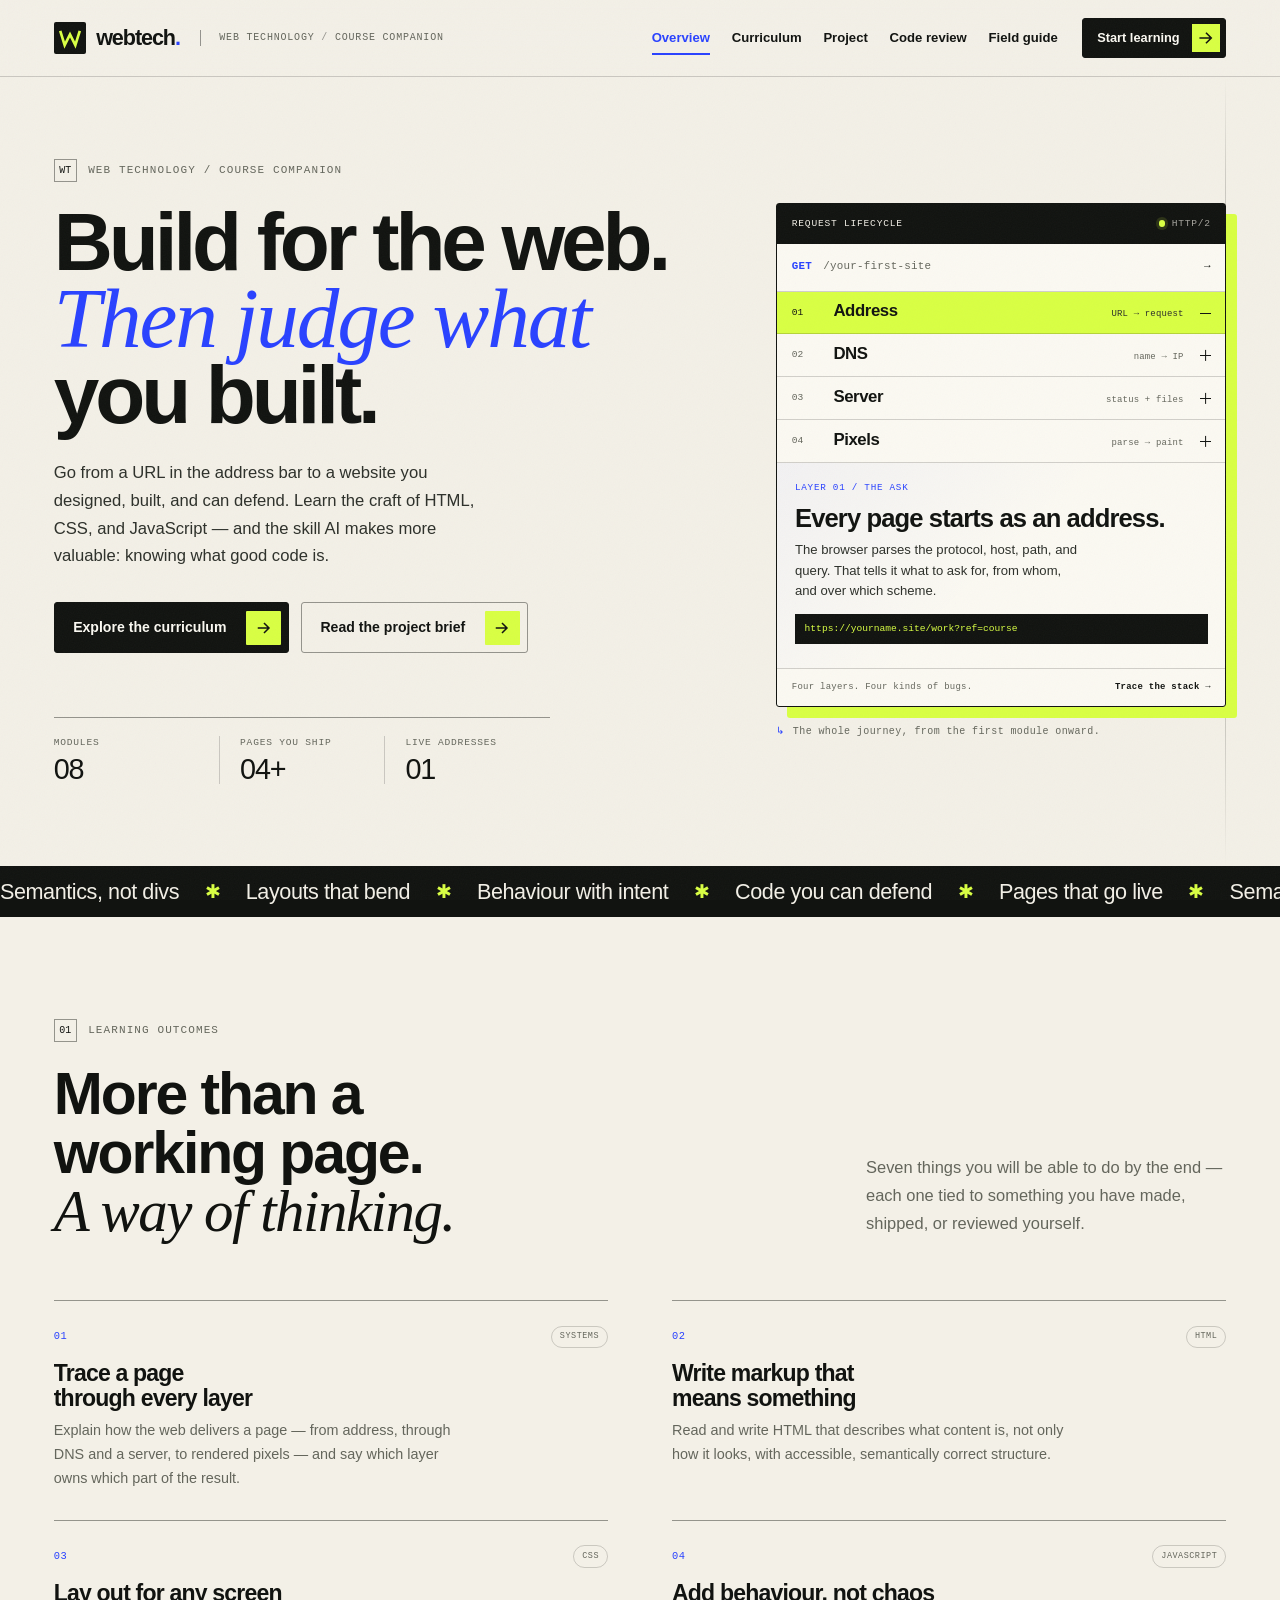
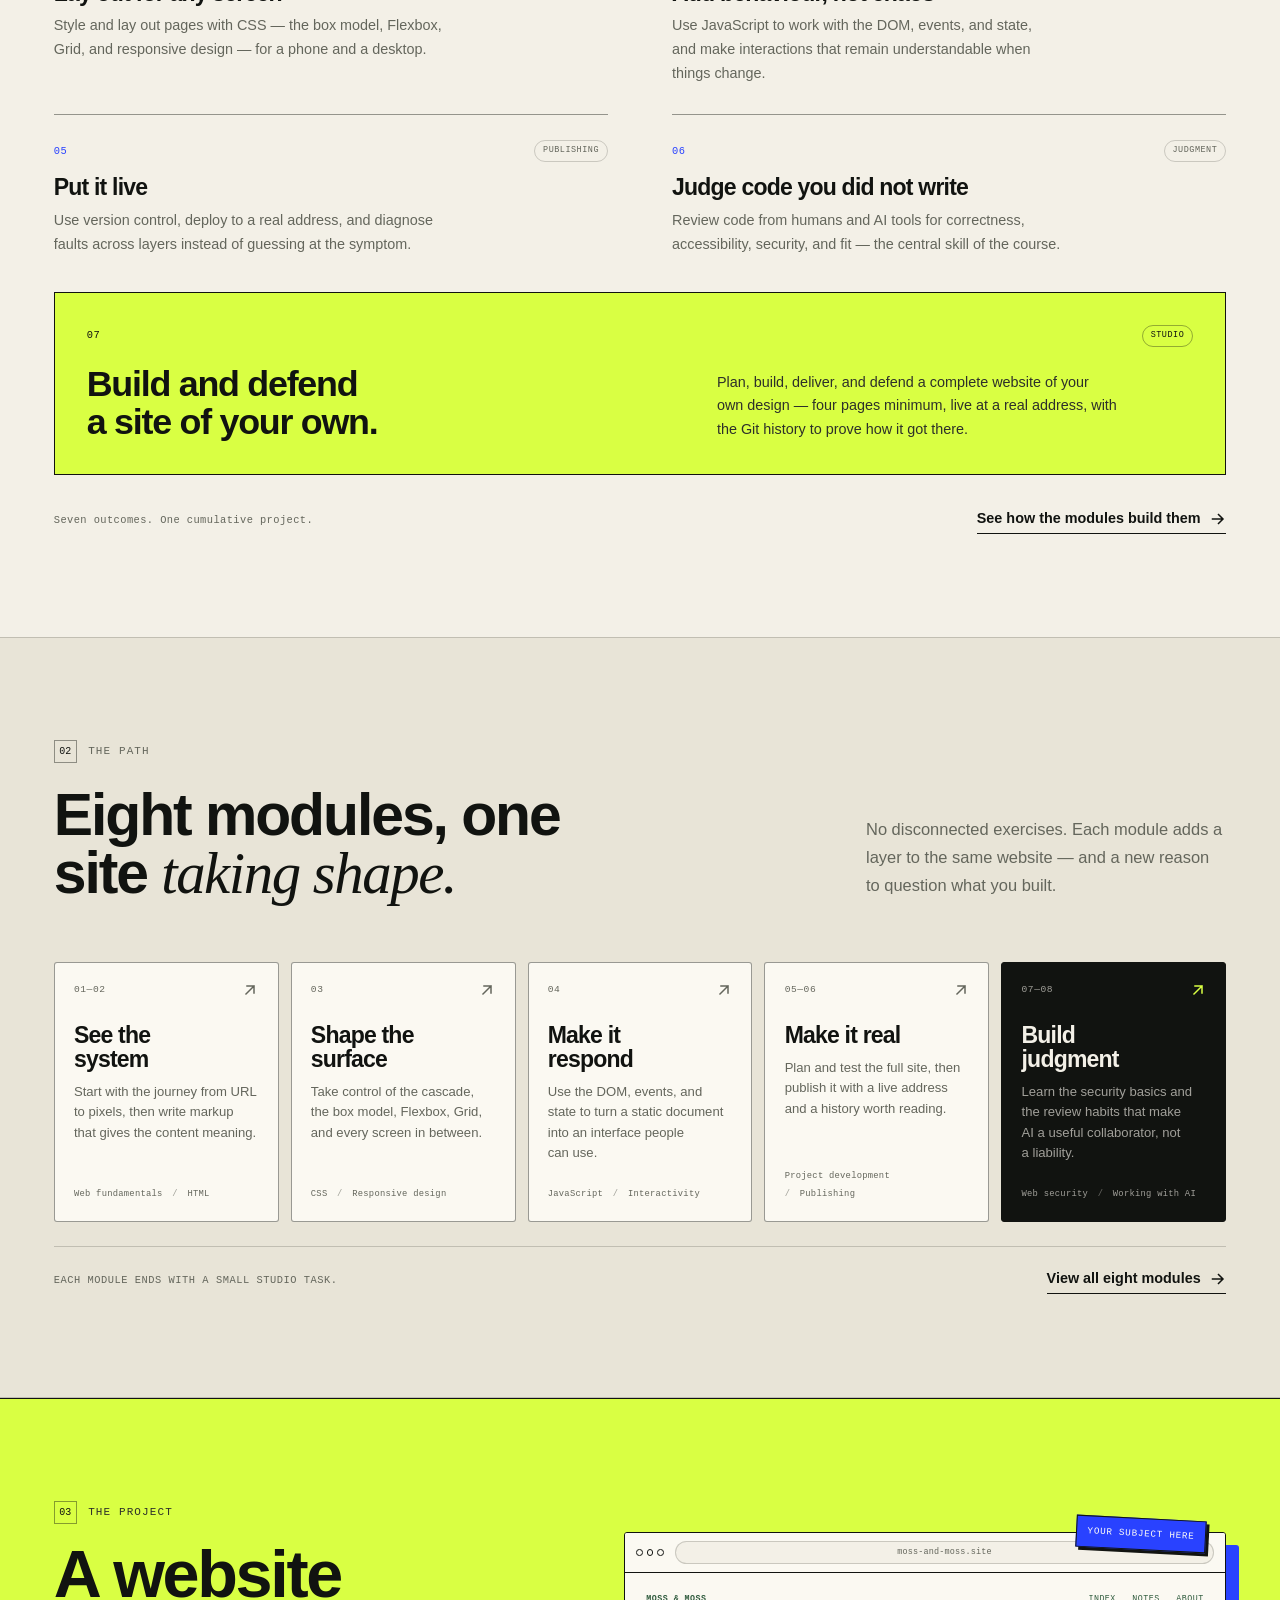
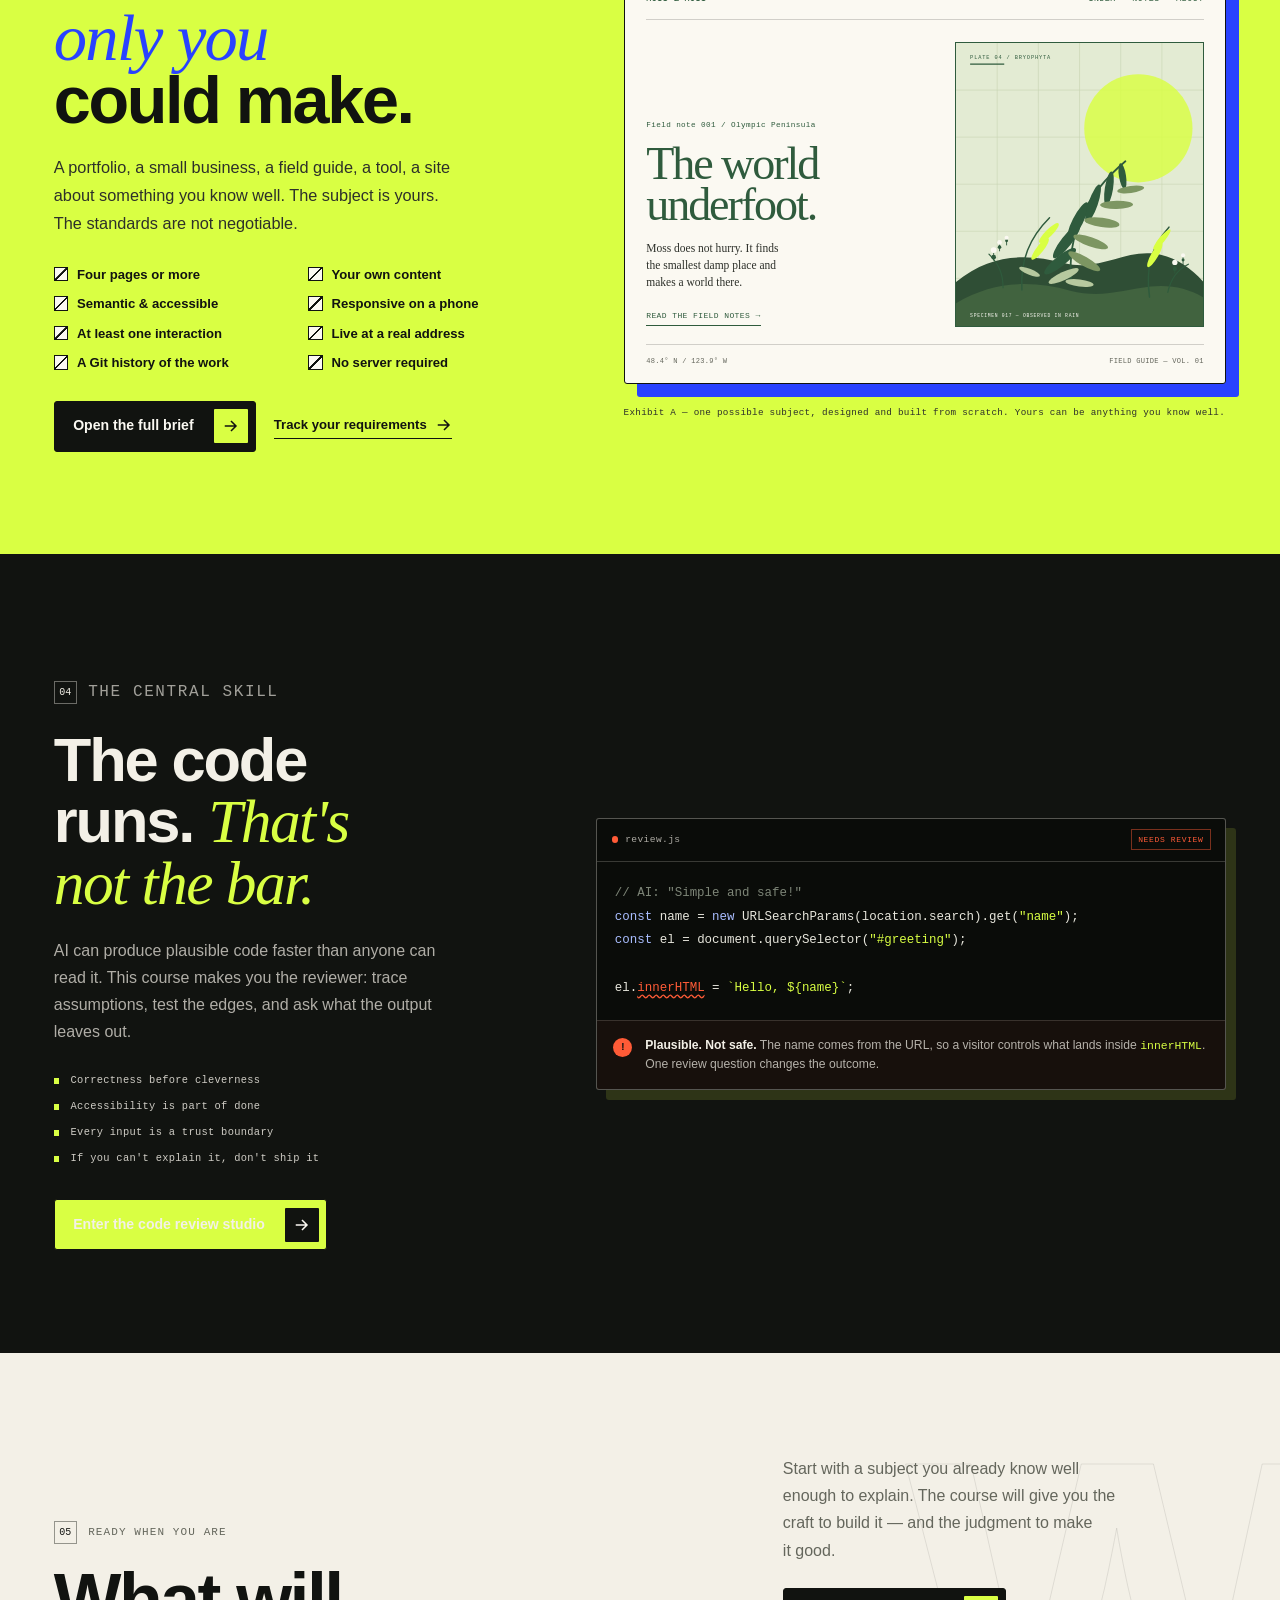
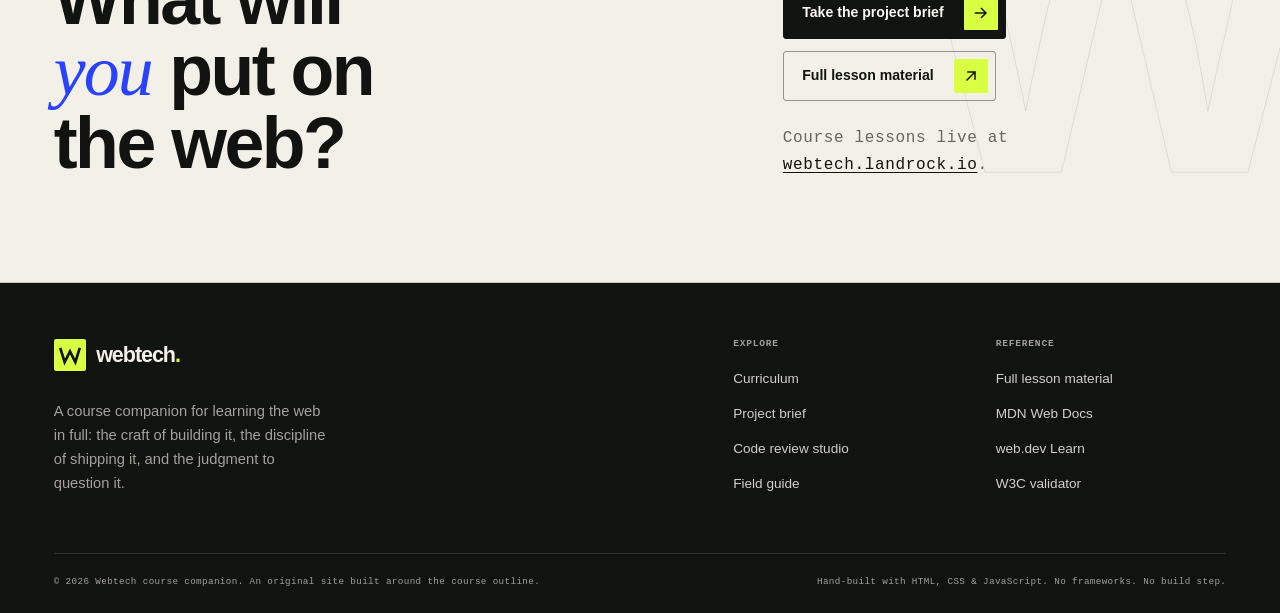
<file: index.html>
<!doctype html>
<html lang="en">
<head>
  <meta charset="utf-8">
  <meta name="viewport" content="width=device-width, initial-scale=1">
  <title>Web Technology — Build for the web. Then judge what you built.</title>
  <meta name="description" content="A hands-on web technology course: HTML, CSS, JavaScript, publishing, security, and the judgment to review code you did not write. Build a four-page site of your own.">
  <meta name="theme-color" content="#f3f0e7">
  <link rel="icon" href="assets/favicon.svg" type="image/svg+xml">
  <link rel="stylesheet" href="assets/css/styles.css">
  <script>document.documentElement.classList.add('js');</script>
</head>
<body>
  <a class="skip-link" href="#main">Skip to content</a>

  <header class="site-header">
    <div class="shell header-inner">
      <a class="brand" href="index.html" aria-label="Webtech home">
        <span class="brand-mark" aria-hidden="true">
          <svg viewBox="0 0 36 36"><path d="M7 10l5 16 6-12 6 12 5-16" fill="none" stroke="currentColor" stroke-width="3"/></svg>
        </span>
        <span class="brand-name">webtech<span class="brand-dot">.</span></span>
      </a>
      <p class="header-note">Web Technology <span>/</span> Course companion</p>
      <button class="nav-toggle" type="button" aria-expanded="false" aria-controls="site-nav" data-nav-toggle>
        <span class="nav-toggle-text" data-nav-text>Menu</span>
        <span class="nav-toggle-bars" aria-hidden="true"><span></span><span></span></span>
      </button>
      <nav class="site-nav" id="site-nav" aria-label="Primary">
        <ul class="site-nav-list">
          <li><a href="index.html" aria-current="page">Overview</a></li>
          <li><a href="curriculum.html">Curriculum</a></li>
          <li><a href="project.html">Project</a></li>
          <li><a href="code-review.html">Code review</a></li>
          <li><a href="field-guide.html">Field guide</a></li>
        </ul>
        <a class="site-nav-cta" href="curriculum.html#modules">
          Start learning
          <svg class="icon-arrow" viewBox="0 0 16 16" aria-hidden="true"><path d="M2.5 8h10M8.5 3.5 13 8l-4.5 4.5"/></svg>
        </a>
      </nav>
    </div>
  </header>

  <main id="main" tabindex="-1">
    <section class="hero" aria-labelledby="hero-title">
      <div class="shell">
        <div class="hero-grid">
          <div class="hero-copy">
            <p class="eyebrow"><span>WT</span> Web Technology / Course companion</p>
            <h1 class="hero-title" id="hero-title">Build for the web.<br> <span class="serif">Then judge what</span><br> you built.</h1>
            <p class="hero-lede">Go from a URL in the address bar to a website you designed, built, and can defend. Learn the craft of HTML, CSS, and JavaScript — and the skill AI makes more valuable: knowing what good code is.</p>
            <div class="hero-actions">
              <a class="button" href="curriculum.html">
                Explore the curriculum
                <span class="button-icon" aria-hidden="true">
                  <svg class="icon-arrow" viewBox="0 0 16 16"><path d="M2.5 8h10M8.5 3.5 13 8l-4.5 4.5"/></svg>
                </span>
              </a>
              <a class="button button--ghost" href="project.html">
                Read the project brief
                <span class="button-icon" aria-hidden="true">
                  <svg class="icon-arrow" viewBox="0 0 16 16"><path d="M2.5 8h10M8.5 3.5 13 8l-4.5 4.5"/></svg>
                </span>
              </a>
            </div>
            <dl class="hero-facts">
              <div>
                <dt>Modules</dt>
                <dd>08</dd>
              </div>
              <div>
                <dt>Pages you ship</dt>
                <dd>04+</dd>
              </div>
              <div>
                <dt>Live addresses</dt>
                <dd>01</dd>
              </div>
            </dl>
          </div>

          <div class="hero-visual">
            <div class="lifecycle" data-lifecycle>
              <div class="lifecycle-top">
                <span>Request lifecycle</span>
                <span class="lifecycle-status">HTTP/2</span>
              </div>
              <div class="lifecycle-query" aria-hidden="true">
                <span>GET</span>
                <span>/your-first-site</span>
                <span class="lifecycle-query-arrow">&#8594;</span>
              </div>
              <div class="stage-tabs" role="tablist" aria-label="How a web page is delivered" aria-orientation="vertical">
                <button class="stage-tab" id="stage-tab-1" type="button" role="tab" aria-label="Address: URL to request" aria-selected="true" aria-controls="stage-panel" tabindex="0" data-stage="address">
                  <span class="stage-tab-number">01</span>
                  <span class="stage-tab-content"><span class="stage-tab-name">Address</span><span class="stage-tab-hint">URL &#8594; request</span></span>
                  <span class="stage-tab-mark" aria-hidden="true"></span>
                </button>
                <button class="stage-tab" id="stage-tab-2" type="button" role="tab" aria-label="DNS: name to IP address" aria-selected="false" aria-controls="stage-panel" tabindex="-1" data-stage="dns">
                  <span class="stage-tab-number">02</span>
                  <span class="stage-tab-content"><span class="stage-tab-name">DNS</span><span class="stage-tab-hint">name &#8594; IP</span></span>
                  <span class="stage-tab-mark" aria-hidden="true"></span>
                </button>
                <button class="stage-tab" id="stage-tab-3" type="button" role="tab" aria-label="Server: status and files" aria-selected="false" aria-controls="stage-panel" tabindex="-1" data-stage="server">
                  <span class="stage-tab-number">03</span>
                  <span class="stage-tab-content"><span class="stage-tab-name">Server</span><span class="stage-tab-hint">status + files</span></span>
                  <span class="stage-tab-mark" aria-hidden="true"></span>
                </button>
                <button class="stage-tab" id="stage-tab-4" type="button" role="tab" aria-label="Pixels: parse and paint" aria-selected="false" aria-controls="stage-panel" tabindex="-1" data-stage="pixels">
                  <span class="stage-tab-number">04</span>
                  <span class="stage-tab-content"><span class="stage-tab-name">Pixels</span><span class="stage-tab-hint">parse &#8594; paint</span></span>
                  <span class="stage-tab-mark" aria-hidden="true"></span>
                </button>
              </div>
              <div class="stage-panel" id="stage-panel" role="tabpanel" aria-labelledby="stage-tab-1" tabindex="0">
                <p class="stage-panel-kicker" data-stage-kicker>Layer 01 / The ask</p>
                <h2 class="stage-panel-title" data-stage-title>Every page starts as an address.</h2>
                <p class="stage-panel-copy" data-stage-copy>The browser parses the protocol, host, path, and query. That tells it what to ask for, from whom, and over which scheme.</p>
                <code class="stage-panel-code" data-stage-code>https://yourname.site/work?ref=course</code>
              </div>
              <div class="lifecycle-foot">
                <span>Four layers. Four kinds of bugs.</span>
                <a href="curriculum.html#module-01">Trace the stack &#8594;</a>
              </div>
            </div>
            <p class="hero-caption"><span aria-hidden="true">&#8627;</span> The whole journey, from the first module onward.</p>
          </div>
        </div>
      </div>
    </section>

    <div class="marquee" aria-hidden="true">
      <div class="marquee-track">
        <div class="marquee-group">
          <span>Semantics, not divs</span><span class="marquee-star">&#10033;</span>
          <span>Layouts that bend</span><span class="marquee-star">&#10033;</span>
          <span>Behaviour with intent</span><span class="marquee-star">&#10033;</span>
          <span>Code you can defend</span><span class="marquee-star">&#10033;</span>
          <span>Pages that go live</span><span class="marquee-star">&#10033;</span>
        </div>
        <div class="marquee-group">
          <span>Semantics, not divs</span><span class="marquee-star">&#10033;</span>
          <span>Layouts that bend</span><span class="marquee-star">&#10033;</span>
          <span>Behaviour with intent</span><span class="marquee-star">&#10033;</span>
          <span>Code you can defend</span><span class="marquee-star">&#10033;</span>
          <span>Pages that go live</span><span class="marquee-star">&#10033;</span>
        </div>
      </div>
    </div>

    <section class="section" aria-labelledby="outcomes-title">
      <div class="shell">
        <div class="section-heading">
          <div>
            <p class="eyebrow"><span>01</span> Learning outcomes</p>
            <h2 class="section-title" id="outcomes-title">More than a working page. <span class="serif">A way of thinking.</span></h2>
          </div>
          <p class="section-intro">Seven things you will be able to do by the end — each one tied to something you have made, shipped, or reviewed yourself.</p>
        </div>

        <ol class="outcome-list" aria-label="Learning outcomes">
          <li class="outcome">
            <div class="outcome-top"><span class="outcome-number">01</span><span class="outcome-tag">Systems</span></div>
            <h3>Trace a page through every layer</h3>
            <p>Explain how the web delivers a page — from address, through DNS and a server, to rendered pixels — and say which layer owns which part of the result.</p>
          </li>
          <li class="outcome">
            <div class="outcome-top"><span class="outcome-number">02</span><span class="outcome-tag">HTML</span></div>
            <h3>Write markup that means something</h3>
            <p>Read and write HTML that describes what content is, not only how it looks, with accessible, semantically correct structure.</p>
          </li>
          <li class="outcome">
            <div class="outcome-top"><span class="outcome-number">03</span><span class="outcome-tag">CSS</span></div>
            <h3>Lay out for any screen</h3>
            <p>Style and lay out pages with CSS — the box model, Flexbox, Grid, and responsive design — for a phone and a desktop.</p>
          </li>
          <li class="outcome">
            <div class="outcome-top"><span class="outcome-number">04</span><span class="outcome-tag">JavaScript</span></div>
            <h3>Add behaviour, not chaos</h3>
            <p>Use JavaScript to work with the DOM, events, and state, and make interactions that remain understandable when things change.</p>
          </li>
          <li class="outcome">
            <div class="outcome-top"><span class="outcome-number">05</span><span class="outcome-tag">Publishing</span></div>
            <h3>Put it live</h3>
            <p>Use version control, deploy to a real address, and diagnose faults across layers instead of guessing at the symptom.</p>
          </li>
          <li class="outcome">
            <div class="outcome-top"><span class="outcome-number">06</span><span class="outcome-tag">Judgment</span></div>
            <h3>Judge code you did not write</h3>
            <p>Review code from humans and AI tools for correctness, accessibility, security, and fit — the central skill of the course.</p>
          </li>
          <li class="outcome outcome--feature">
            <div class="outcome-top"><span class="outcome-number">07</span><span class="outcome-tag">Studio</span></div>
            <h3>Build and defend a site of your own.</h3>
            <p>Plan, build, deliver, and defend a complete website of your own design — four pages minimum, live at a real address, with the Git history to prove how it got there.</p>
          </li>
        </ol>

        <div class="outcomes-foot">
          <p>Seven outcomes. One cumulative project.</p>
          <a class="link-arrow" href="curriculum.html">
            See how the modules build them
            <svg class="icon-arrow" viewBox="0 0 16 16" aria-hidden="true"><path d="M2.5 8h10M8.5 3.5 13 8l-4.5 4.5"/></svg>
          </a>
        </div>
      </div>
    </section>

    <section class="section section--tint" aria-labelledby="path-title">
      <div class="shell">
        <div class="section-heading">
          <div>
            <p class="eyebrow"><span>02</span> The path</p>
            <h2 class="section-title" id="path-title">Eight modules, one site <span class="serif">taking shape.</span></h2>
          </div>
          <p class="section-intro">No disconnected exercises. Each module adds a layer to the same website — and a new reason to question what you built.</p>
        </div>

        <div class="act-grid">
          <a class="act" href="curriculum.html#module-01">
            <div class="act-top">
              <span>01—02</span>
              <svg class="icon-arrow" viewBox="0 0 16 16" aria-hidden="true"><path d="M4 12 12 4M5 4h7v7"/></svg>
            </div>
            <h3>See the system</h3>
            <p>Start with the journey from URL to pixels, then write markup that gives the content meaning.</p>
            <ul class="act-list"><li>Web fundamentals</li><li>HTML</li></ul>
          </a>
          <a class="act" href="curriculum.html#module-03">
            <div class="act-top">
              <span>03</span>
              <svg class="icon-arrow" viewBox="0 0 16 16" aria-hidden="true"><path d="M4 12 12 4M5 4h7v7"/></svg>
            </div>
            <h3>Shape the surface</h3>
            <p>Take control of the cascade, the box model, Flexbox, Grid, and every screen in between.</p>
            <ul class="act-list"><li>CSS</li><li>Responsive design</li></ul>
          </a>
          <a class="act" href="curriculum.html#module-04">
            <div class="act-top">
              <span>04</span>
              <svg class="icon-arrow" viewBox="0 0 16 16" aria-hidden="true"><path d="M4 12 12 4M5 4h7v7"/></svg>
            </div>
            <h3>Make it respond</h3>
            <p>Use the DOM, events, and state to turn a static document into an interface people can use.</p>
            <ul class="act-list"><li>JavaScript</li><li>Interactivity</li></ul>
          </a>
          <a class="act" href="curriculum.html#module-05">
            <div class="act-top">
              <span>05—06</span>
              <svg class="icon-arrow" viewBox="0 0 16 16" aria-hidden="true"><path d="M4 12 12 4M5 4h7v7"/></svg>
            </div>
            <h3>Make it real</h3>
            <p>Plan and test the full site, then publish it with a live address and a history worth reading.</p>
            <ul class="act-list"><li>Project development</li><li>Publishing</li></ul>
          </a>
          <a class="act act--accent" href="curriculum.html#module-07">
            <div class="act-top">
              <span>07—08</span>
              <svg class="icon-arrow" viewBox="0 0 16 16" aria-hidden="true"><path d="M4 12 12 4M5 4h7v7"/></svg>
            </div>
            <h3>Build judgment</h3>
            <p>Learn the security basics and the review habits that make AI a useful collaborator, not a liability.</p>
            <ul class="act-list"><li>Web security</li><li>Working with AI</li></ul>
          </a>
        </div>

        <div class="path-foot">
          <p>Each module ends with a small studio task.</p>
          <a class="link-arrow" href="curriculum.html">
            View all eight modules
            <svg class="icon-arrow" viewBox="0 0 16 16" aria-hidden="true"><path d="M2.5 8h10M8.5 3.5 13 8l-4.5 4.5"/></svg>
          </a>
        </div>
      </div>
    </section>

    <section class="section section--project" aria-labelledby="project-title">
      <div class="shell">
        <div class="project-grid">
          <div class="project-copy">
            <p class="eyebrow"><span>03</span> The project</p>
            <h2 id="project-title">A website <span class="serif">only you</span> could make.</h2>
            <p class="project-lede">A portfolio, a small business, a field guide, a tool, a site about something you know well. The subject is yours. The standards are not negotiable.</p>
            <ul class="project-reqs">
              <li>Four pages or more</li>
              <li>Your own content</li>
              <li>Semantic &amp; accessible</li>
              <li>Responsive on a phone</li>
              <li>At least one interaction</li>
              <li>Live at a real address</li>
              <li>A Git history of the work</li>
              <li>No server required</li>
            </ul>
            <div class="actions">
              <a class="button" href="project.html">
                Open the full brief
                <span class="button-icon" aria-hidden="true">
                  <svg class="icon-arrow" viewBox="0 0 16 16"><path d="M2.5 8h10M8.5 3.5 13 8l-4.5 4.5"/></svg>
                </span>
              </a>
              <a class="link-arrow" href="project.html#requirements">
                Track your requirements
                <svg class="icon-arrow" viewBox="0 0 16 16" aria-hidden="true"><path d="M2.5 8h10M8.5 3.5 13 8l-4.5 4.5"/></svg>
              </a>
            </div>
          </div>

          <figure class="project-exhibit">
            <span class="exhibit-stamp">Your subject here</span>
            <div class="browser" role="img" aria-label="Browser preview of an example field guide website titled The World Underfoot, with abstract botanical artwork.">
              <div class="browser-bar">
                <span class="browser-dots" aria-hidden="true"><span></span><span></span><span></span></span>
                <span class="browser-address">moss-and-moss.site</span>
              </div>
              <div class="browser-view">
                <div class="mock-nav">
                  <span class="mock-logo">Moss &amp; Moss</span>
                  <span>Index&nbsp;&nbsp; Notes&nbsp;&nbsp; About</span>
                </div>
                <div class="mock-main">
                  <div class="mock-copy">
                    <p class="mock-kicker">Field note 001 / Olympic Peninsula</p>
                    <h3>The world<br> underfoot.</h3>
                    <p class="mock-text">Moss does not hurry. It finds the smallest damp place and makes a world there.</p>
                    <span class="mock-cta">Read the field notes &#8594;</span>
                  </div>
                  <div class="mock-art">
                    <svg viewBox="0 0 420 480" aria-hidden="true">
                      <rect width="420" height="480" fill="#e3ebd3"/>
                      <g stroke="#a7b78a" stroke-width="1" opacity=".45">
                        <path d="M0 80h420M0 160h420M0 240h420M0 320h420M0 400h420M70 0v480M140 0v480M210 0v480M280 0v480M350 0v480"/>
                      </g>
                      <circle cx="310" cy="145" r="92" fill="#d9ff43" opacity=".82"/>
                      <path d="M-20 425C48 354 119 358 183 374c66 16 105-27 165-14 36 8 65 34 86 63v77H-20Z" fill="#2f4e35"/>
                      <path d="M-20 455C56 402 126 403 194 421c53 14 92-2 137-7 38-4 72 5 101 26v60H-20Z" fill="#41633f"/>
                      <g fill="none" stroke="#2f5b3d" stroke-linecap="round">
                        <path d="M196 406c-8-82 24-148 92-205" stroke-width="3"/>
                        <path d="M112 420c-3-51 13-89 47-123" stroke-width="2.5"/>
                        <path d="M329 432c-7-50 3-86 33-119" stroke-width="2.5"/>
                        <path d="M80 416c0-25-8-41-24-57" stroke-width="2"/>
                        <path d="M360 424c5-24 17-39 35-48" stroke-width="2"/>
                      </g>
                      <g fill="#2f5b3d">
                        <ellipse cx="177" cy="371" rx="34" ry="9" transform="rotate(-39 177 371)"/>
                        <ellipse cx="188" cy="337" rx="36" ry="9" transform="rotate(-52 188 337)"/>
                        <ellipse cx="207" cy="303" rx="36" ry="9" transform="rotate(-63 207 303)"/>
                        <ellipse cx="233" cy="273" rx="34" ry="8" transform="rotate(-71 233 273)"/>
                        <ellipse cx="260" cy="247" rx="29" ry="7" transform="rotate(-81 260 247)"/>
                        <ellipse cx="283" cy="226" rx="22" ry="6" transform="rotate(-99 283 226)"/>
                      </g>
                      <g fill="#7d9662">
                        <ellipse cx="218" cy="371" rx="31" ry="8" transform="rotate(30 218 371)"/>
                        <ellipse cx="229" cy="338" rx="31" ry="8" transform="rotate(19 229 338)"/>
                        <ellipse cx="248" cy="305" rx="30" ry="8" transform="rotate(8 248 305)"/>
                        <ellipse cx="273" cy="275" rx="28" ry="7" transform="rotate(-1 273 275)"/>
                        <ellipse cx="297" cy="249" rx="23" ry="6" transform="rotate(-8 297 249)"/>
                      </g>
                      <g fill="#d9ff43">
                        <ellipse cx="143" cy="350" rx="23" ry="6" transform="rotate(-52 143 350)"/>
                        <ellipse cx="158" cy="323" rx="23" ry="6" transform="rotate(-45 158 323)"/>
                        <ellipse cx="338" cy="360" rx="24" ry="6" transform="rotate(-60 338 360)"/>
                        <ellipse cx="350" cy="334" rx="22" ry="5" transform="rotate(-50 350 334)"/>
                      </g>
                      <g fill="#b7c99f">
                        <ellipse cx="183" cy="396" rx="28" ry="7" transform="rotate(-25 183 396)"/>
                        <ellipse cx="210" cy="408" rx="24" ry="6" transform="rotate(7 210 408)"/>
                        <ellipse cx="125" cy="389" rx="19" ry="5" transform="rotate(22 125 389)"/>
                      </g>
                      <g fill="#2f5b3d">
                        <circle cx="64" cy="364" r="4"/><circle cx="74" cy="347" r="3"/><circle cx="86" cy="336" r="2.5"/>
                        <circle cx="372" cy="384" r="3.5"/><circle cx="386" cy="369" r="2.5"/>
                      </g>
                      <g stroke="#2f5b3d" stroke-width="1.5">
                        <path d="M64 370v-16M74 354v-14M86 344v-11M372 392v-17M386 377v-13" fill="none"/>
                      </g>
                      <g fill="#fbf9f2">
                        <circle cx="64" cy="352" r="5"/><circle cx="74" cy="339" r="4"/><circle cx="86" cy="331" r="3.5"/>
                        <circle cx="372" cy="373" r="4.5"/><circle cx="386" cy="361" r="3.5"/>
                      </g>
                      <path d="M24 36h58" stroke="#2f5b3d" stroke-width="2"/>
                      <text x="24" y="28" fill="#2f5b3d" font-family="Consolas, monospace" font-size="9" letter-spacing="1.5">PLATE 04 / BRYOPHYTA</text>
                      <text x="24" y="466" fill="#fbf9f2" font-family="Consolas, monospace" font-size="8" letter-spacing="1.2">SPECIMEN 017 — OBSERVED IN RAIN</text>
                    </svg>
                  </div>
                </div>
                <div class="mock-foot">
                  <span>48.4° N / 123.9° W</span>
                  <span>Field guide — Vol. 01</span>
                </div>
              </div>
            </div>
            <figcaption>Exhibit A — one possible subject, designed and built from scratch. Yours can be anything you know well.</figcaption>
          </figure>
        </div>
      </div>
    </section>

    <section class="section section--ink" aria-labelledby="judgment-title">
      <div class="shell">
        <div class="judgment-grid">
          <div class="judgment-copy">
            <p class="eyebrow"><span>04</span> The central skill</p>
            <h2 id="judgment-title">The code runs. <span class="serif">That's not the bar.</span></h2>
            <p>AI can produce plausible code faster than anyone can read it. This course makes you the reviewer: trace assumptions, test the edges, and ask what the output leaves out.</p>
            <ul class="judgment-points">
              <li>Correctness before cleverness</li>
              <li>Accessibility is part of done</li>
              <li>Every input is a trust boundary</li>
              <li>If you can't explain it, don't ship it</li>
            </ul>
            <a class="button button--acid" href="code-review.html">
              Enter the code review studio
              <span class="button-icon" aria-hidden="true">
                <svg class="icon-arrow" viewBox="0 0 16 16"><path d="M2.5 8h10M8.5 3.5 13 8l-4.5 4.5"/></svg>
              </span>
            </a>
          </div>

          <div class="code-card" aria-label="Example of AI-generated code with a security flaw">
            <div class="code-card-head">
              <span class="code-file">review.js</span>
              <span class="code-badge">Needs review</span>
            </div>
            <pre class="code-card-body"><code><span class="code-comment">// AI: "Simple and safe!"</span>
<span class="code-keyword">const</span> name = <span class="code-keyword">new</span> URLSearchParams(location.search).get(<span class="code-string">"name"</span>);
<span class="code-keyword">const</span> el = document.querySelector(<span class="code-string">"#greeting"</span>);

el.<span class="code-danger">innerHTML</span> = <span class="code-string">`Hello, ${name}`</span>;</code></pre>
            <div class="code-card-note">
              <span class="note-mark" aria-hidden="true">!</span>
              <p><strong>Plausible. Not safe.</strong> The name comes from the URL, so a visitor controls what lands inside <code>innerHTML</code>. One review question changes the outcome.</p>
            </div>
          </div>
        </div>
      </div>
    </section>

    <section class="closing" aria-labelledby="closing-title">
      <div class="shell closing-grid">
        <div>
          <p class="eyebrow"><span>05</span> Ready when you are</p>
          <h2 id="closing-title">What will <span class="serif">you</span> put on the web?</h2>
        </div>
        <div class="closing-side">
          <p>Start with a subject you already know well enough to explain. The course will give you the craft to build it — and the judgment to make it good.</p>
          <div class="actions">
            <a class="button" href="project.html">
              Take the project brief
              <span class="button-icon" aria-hidden="true">
                <svg class="icon-arrow" viewBox="0 0 16 16"><path d="M2.5 8h10M8.5 3.5 13 8l-4.5 4.5"/></svg>
              </span>
            </a>
            <a class="button button--ghost" href="https://webtech.landrock.io/" rel="external">
              Full lesson material
              <span class="button-icon" aria-hidden="true">
                <svg class="icon-arrow" viewBox="0 0 16 16"><path d="M4 12 12 4M5 4h7v7"/></svg>
              </span>
            </a>
          </div>
          <p class="closing-note">Course lessons live at <a href="https://webtech.landrock.io/" rel="external">webtech.landrock.io</a>.</p>
        </div>
      </div>
    </section>
  </main>

  <footer class="site-footer">
    <div class="shell">
      <div class="footer-grid">
        <div class="footer-brand">
          <a class="brand" href="index.html" aria-label="Webtech home">
            <span class="brand-mark" aria-hidden="true">
              <svg viewBox="0 0 36 36"><path d="M7 10l5 16 6-12 6 12 5-16" fill="none" stroke="currentColor" stroke-width="3"/></svg>
            </span>
            <span class="brand-name">webtech<span class="brand-dot">.</span></span>
          </a>
          <p class="footer-tagline">A course companion for learning the web in full: the craft of building it, the discipline of shipping it, and the judgment to question it.</p>
        </div>
        <div class="footer-links">
          <div>
            <h2 class="footer-heading">Explore</h2>
            <ul>
              <li><a href="curriculum.html">Curriculum</a></li>
              <li><a href="project.html">Project brief</a></li>
              <li><a href="code-review.html">Code review studio</a></li>
              <li><a href="field-guide.html">Field guide</a></li>
            </ul>
          </div>
          <div>
            <h2 class="footer-heading">Reference</h2>
            <ul>
              <li><a href="https://webtech.landrock.io/" rel="external">Full lesson material</a></li>
              <li><a href="https://developer.mozilla.org/" rel="external">MDN Web Docs</a></li>
              <li><a href="https://web.dev/learn" rel="external">web.dev Learn</a></li>
              <li><a href="https://validator.w3.org/" rel="external">W3C validator</a></li>
            </ul>
          </div>
        </div>
      </div>
      <div class="footer-bottom">
        <p>&copy; 2026 Webtech course companion. An original site built around the course outline.</p>
        <p>Hand-built with HTML, CSS &amp; JavaScript. No frameworks. No build step.</p>
      </div>
    </div>
  </footer>

  <script src="assets/js/site.js" defer></script>
</body>
</html>
</file>
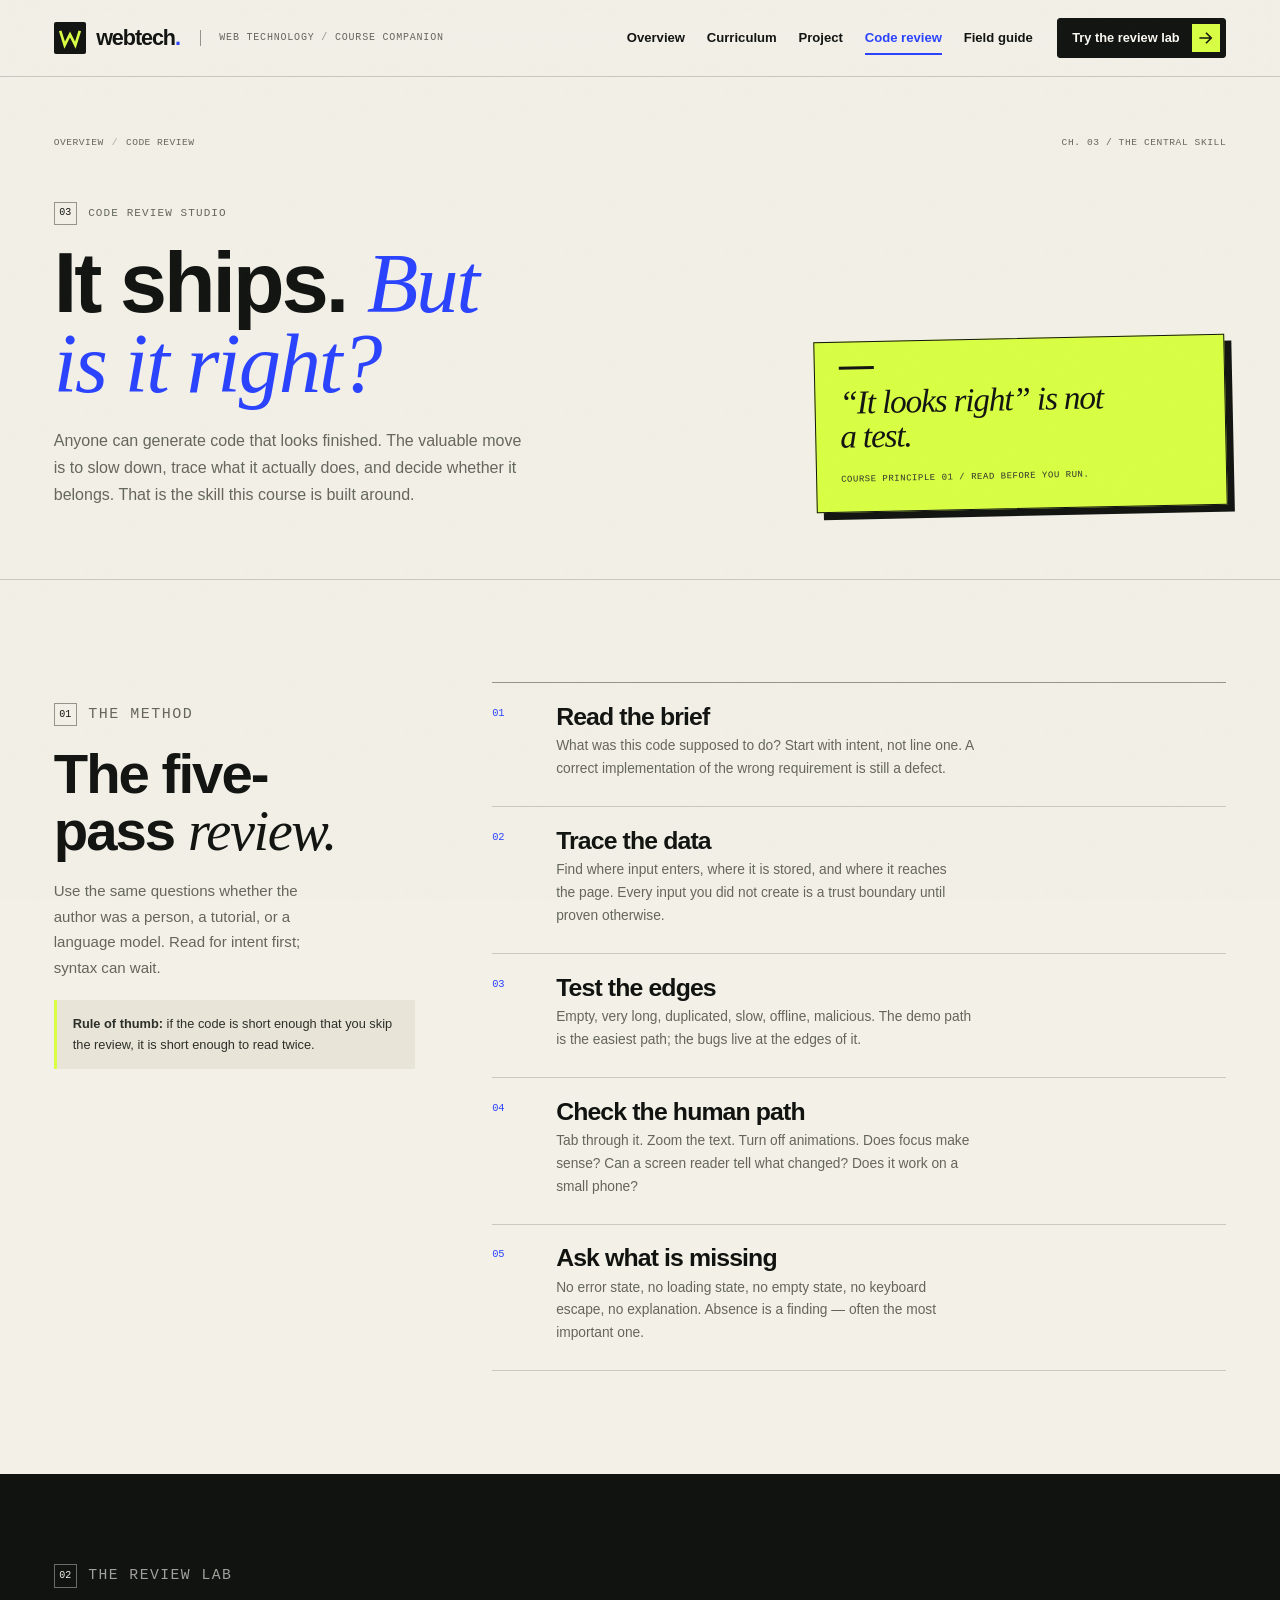
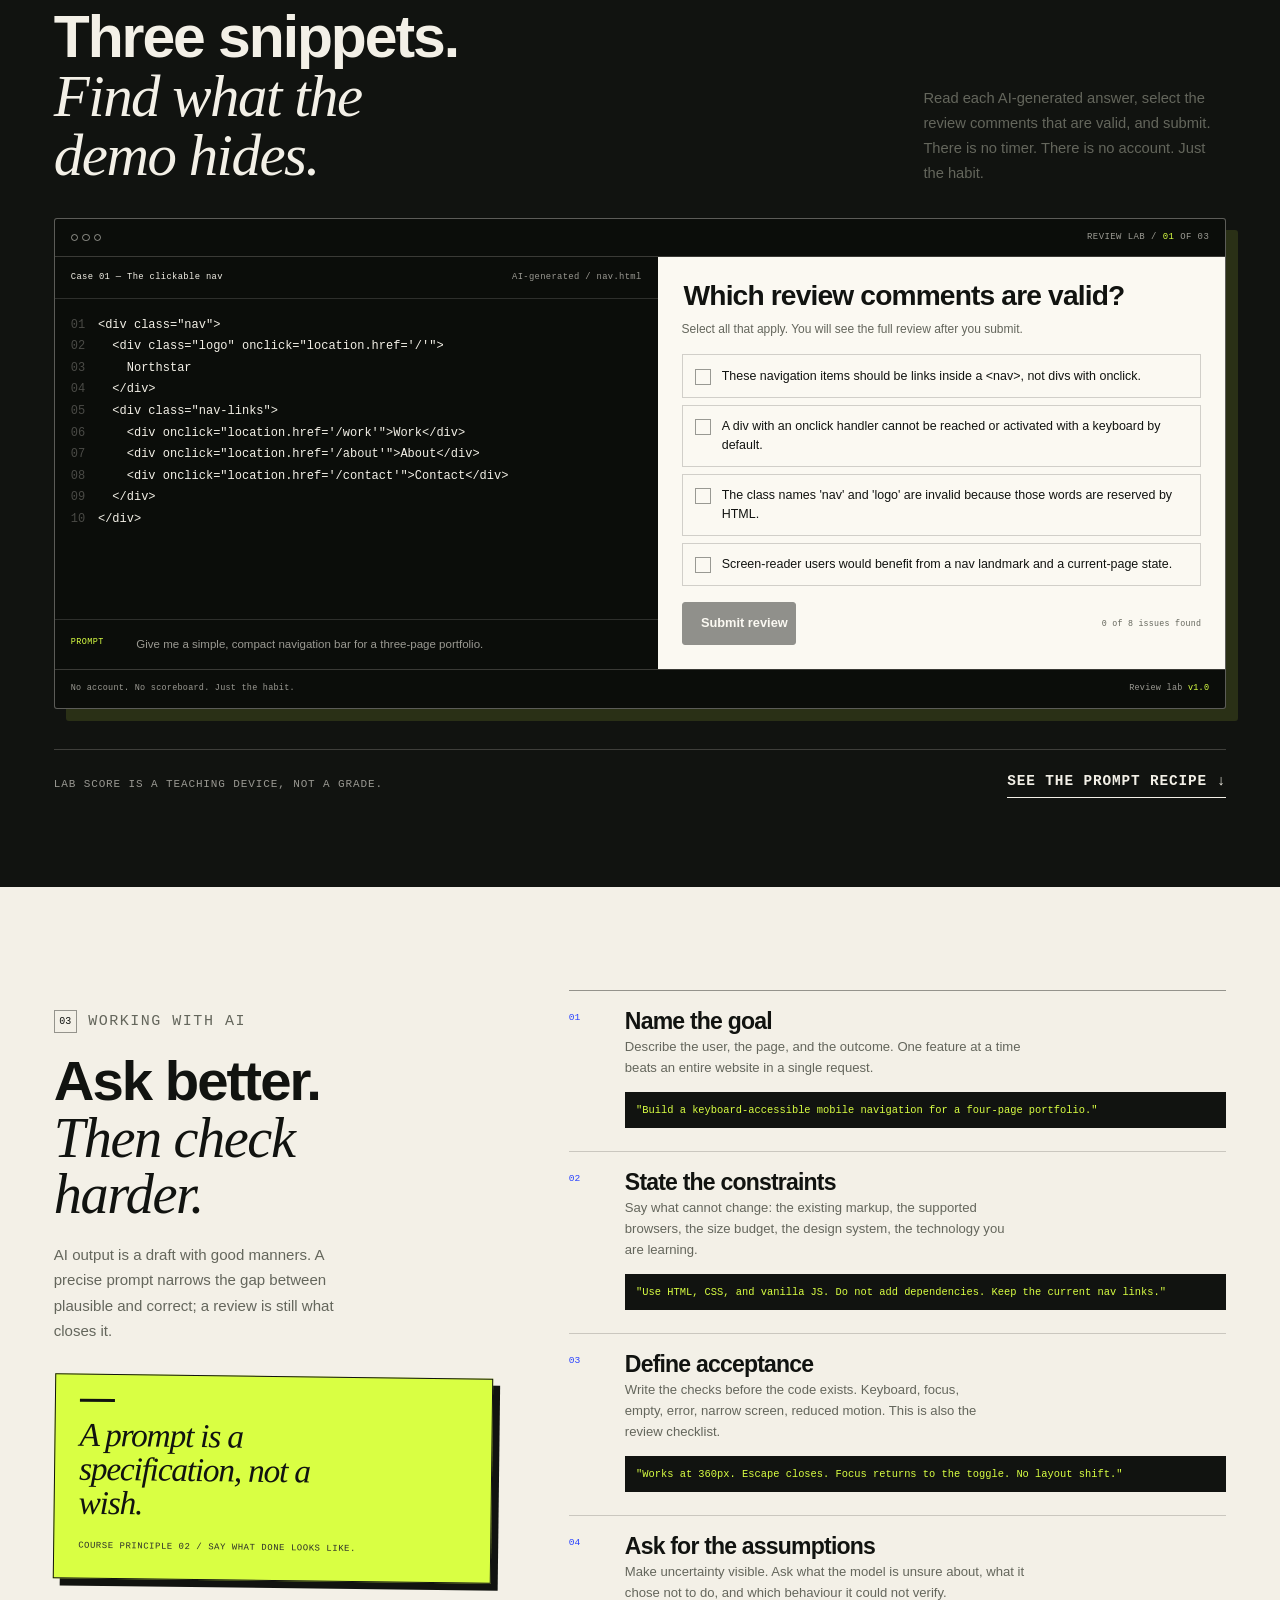
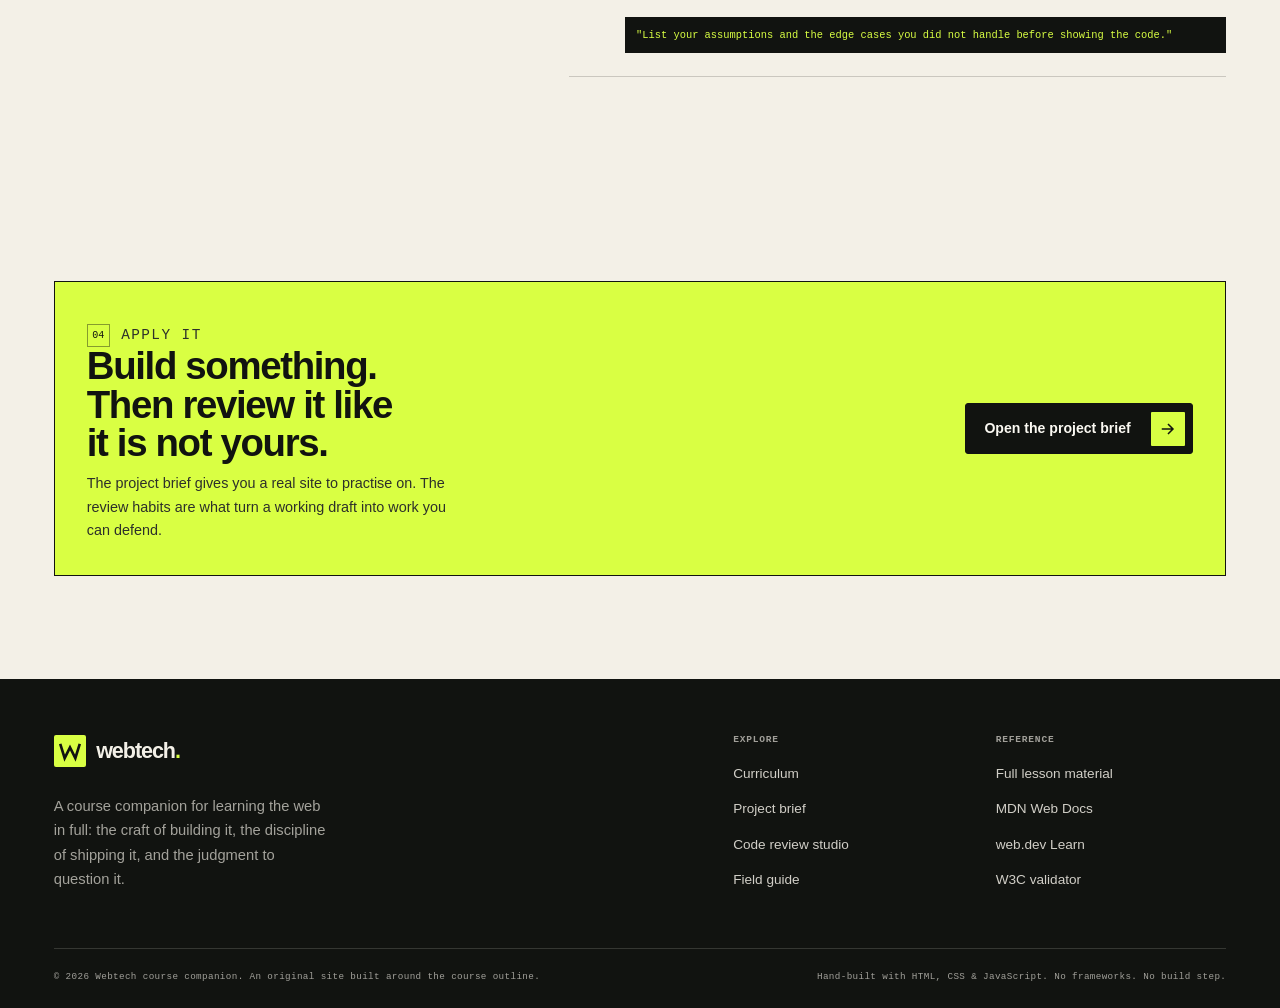
<file: code-review.html>
<!doctype html>
<html lang="en">
<head>
  <meta charset="utf-8">
  <meta name="viewport" content="width=device-width, initial-scale=1">
  <title>Code review studio — Web Technology</title>
  <meta name="description" content="Learn to review code you did not write. A five-pass review method, an interactive lab with AI-generated snippets, and a prompt recipe for working with AI tools.">
  <meta name="theme-color" content="#f3f0e7">
  <link rel="icon" href="assets/favicon.svg" type="image/svg+xml">
  <link rel="stylesheet" href="assets/css/styles.css">
  <script>document.documentElement.classList.add('js');</script>
</head>
<body>
  <a class="skip-link" href="#main">Skip to content</a>

  <header class="site-header">
    <div class="shell header-inner">
      <a class="brand" href="index.html" aria-label="Webtech home">
        <span class="brand-mark" aria-hidden="true">
          <svg viewBox="0 0 36 36"><path d="M7 10l5 16 6-12 6 12 5-16" fill="none" stroke="currentColor" stroke-width="3"/></svg>
        </span>
        <span class="brand-name">webtech<span class="brand-dot">.</span></span>
      </a>
      <p class="header-note">Web Technology <span>/</span> Course companion</p>
      <button class="nav-toggle" type="button" aria-expanded="false" aria-controls="site-nav" data-nav-toggle>
        <span class="nav-toggle-text" data-nav-text>Menu</span>
        <span class="nav-toggle-bars" aria-hidden="true"><span></span><span></span></span>
      </button>
      <nav class="site-nav" id="site-nav" aria-label="Primary">
        <ul class="site-nav-list">
          <li><a href="index.html">Overview</a></li>
          <li><a href="curriculum.html">Curriculum</a></li>
          <li><a href="project.html">Project</a></li>
          <li><a href="code-review.html" aria-current="page">Code review</a></li>
          <li><a href="field-guide.html">Field guide</a></li>
        </ul>
        <a class="site-nav-cta" href="#lab">
          Try the review lab
          <svg class="icon-arrow" viewBox="0 0 16 16" aria-hidden="true"><path d="M2.5 8h10M8.5 3.5 13 8l-4.5 4.5"/></svg>
        </a>
      </nav>
    </div>
  </header>

  <main id="main" tabindex="-1">
    <section class="page-hero" aria-labelledby="page-title">
      <div class="shell">
        <div class="page-hero-top">
          <nav class="breadcrumb" aria-label="Breadcrumb">
            <ol>
              <li><a href="index.html">Overview</a></li>
              <li aria-current="page">Code review</li>
            </ol>
          </nav>
          <span class="page-code">CH. 03 / The central skill</span>
        </div>
        <div class="page-hero-grid">
          <div>
            <p class="eyebrow"><span>03</span> Code review studio</p>
            <h1 class="page-title" id="page-title">It ships. <span class="serif">But is it right?</span></h1>
            <p class="page-lede">Anyone can generate code that looks finished. The valuable move is to slow down, trace what it actually does, and decide whether it belongs. That is the skill this course is built around.</p>
          </div>
          <aside class="page-hero-aside">
            <figure class="principle-card">
              <blockquote>&ldquo;It looks right&rdquo; is not a test.</blockquote>
              <figcaption>Course principle 01 / Read before you run.</figcaption>
            </figure>
          </aside>
        </div>
      </div>
    </section>

    <section class="section" aria-labelledby="protocol-title">
      <div class="shell">
        <div class="protocol-layout">
          <div class="protocol-intro">
            <p class="eyebrow"><span>01</span> The method</p>
            <h2 id="protocol-title">The five-pass <span class="serif">review.</span></h2>
            <p>Use the same questions whether the author was a person, a tutorial, or a language model. Read for intent first; syntax can wait.</p>
            <div class="protocol-tip"><strong>Rule of thumb:</strong> if the code is short enough that you skip the review, it is short enough to read twice.</div>
          </div>
          <ol class="protocol-list">
            <li class="protocol-step">
              <span class="protocol-number">01</span>
              <h3>Read the brief</h3>
              <p>What was this code supposed to do? Start with intent, not line one. A correct implementation of the wrong requirement is still a defect.</p>
            </li>
            <li class="protocol-step">
              <span class="protocol-number">02</span>
              <h3>Trace the data</h3>
              <p>Find where input enters, where it is stored, and where it reaches the page. Every input you did not create is a trust boundary until proven otherwise.</p>
            </li>
            <li class="protocol-step">
              <span class="protocol-number">03</span>
              <h3>Test the edges</h3>
              <p>Empty, very long, duplicated, slow, offline, malicious. The demo path is the easiest path; the bugs live at the edges of it.</p>
            </li>
            <li class="protocol-step">
              <span class="protocol-number">04</span>
              <h3>Check the human path</h3>
              <p>Tab through it. Zoom the text. Turn off animations. Does focus make sense? Can a screen reader tell what changed? Does it work on a small phone?</p>
            </li>
            <li class="protocol-step">
              <span class="protocol-number">05</span>
              <h3>Ask what is missing</h3>
              <p>No error state, no loading state, no empty state, no keyboard escape, no explanation. Absence is a finding &mdash; often the most important one.</p>
            </li>
          </ol>
        </div>
      </div>
    </section>

    <section class="section section--ink lab-section" id="lab" aria-labelledby="lab-title">
      <div class="shell">
        <div class="lab-heading">
          <div>
            <p class="eyebrow"><span>02</span> The review lab</p>
            <h2 id="lab-title">Three snippets. <span class="serif">Find what the demo hides.</span></h2>
          </div>
          <p>Read each AI-generated answer, select the review comments that are valid, and submit. There is no timer. There is no account. Just the habit.</p>
        </div>

        <div class="lab" data-lab>
          <div class="lab-topbar">
            <span class="lab-window-dots" aria-hidden="true"><span></span><span></span><span></span></span>
            <span class="lab-case-label">Review lab / <span class="lab-case-progress" data-lab-counter>01</span> of 03</span>
          </div>

          <div class="lab-grid">
            <div class="lab-code-pane">
              <div class="lab-code-head">
                <span class="lab-case-title" data-lab-title>Loading case&hellip;</span>
                <span class="lab-generated" data-lab-file>AI-generated</span>
              </div>
              <pre class="lab-code" aria-label="AI-generated code to review"><code data-lab-code></code></pre>
              <div class="lab-prompt">
                <p>Prompt</p>
                <p data-lab-prompt></p>
              </div>
            </div>

            <div class="lab-form-pane">
              <form data-review-form novalidate>
                <fieldset>
                  <legend class="lab-legend" data-lab-question>Which review comments are valid?</legend>
                  <p class="lab-instructions" id="review-instructions">Select all that apply. You will see the full review after you submit.</p>
                  <div class="review-options" data-review-options aria-describedby="review-instructions"></div>
                </fieldset>
                <div class="review-feedback" data-review-feedback aria-live="polite" aria-atomic="true" hidden></div>
                <div class="lab-actions">
                  <button class="button" type="submit" data-review-submit disabled>Submit review</button>
                  <button class="button button--ghost" type="button" data-review-next hidden>Next case &#8594;</button>
                  <span class="lab-score" data-lab-score aria-live="polite">0 of 8 issues found</span>
                </div>
              </form>
            </div>
          </div>

          <div class="lab-footer">
            <span>No account. No scoreboard. Just the habit.</span>
            <span>Review lab <strong>v1.0</strong></span>
          </div>
        </div>
        <noscript>
          <p class="empty-state">The interactive review lab needs JavaScript. The five-pass method above still gives you the full review framework, and every example is described in the field guide.</p>
        </noscript>

        <div class="section-foot">
          <span>Lab score is a teaching device, not a grade.</span>
          <a class="link-arrow" href="#prompt-recipe">See the prompt recipe <span aria-hidden="true">&#8595;</span></a>
        </div>
      </div>
    </section>

    <section class="section" id="prompt-recipe" aria-labelledby="prompt-title">
      <div class="shell">
        <div class="prompt-layout">
          <div class="prompt-copy">
            <p class="eyebrow"><span>03</span> Working with AI</p>
            <h2 id="prompt-title">Ask better. <span class="serif">Then check harder.</span></h2>
            <p>AI output is a draft with good manners. A precise prompt narrows the gap between plausible and correct; a review is still what closes it.</p>
            <div class="principle-card">
              <blockquote>A prompt is a specification, not a wish.</blockquote>
              <figcaption>Course principle 02 / Say what done looks like.</figcaption>
            </div>
          </div>

          <div class="prompt-recipe">
            <div class="prompt-step">
              <span>01</span>
              <h3>Name the goal</h3>
              <p>Describe the user, the page, and the outcome. One feature at a time beats an entire website in a single request.</p>
              <code class="prompt-example">"Build a keyboard-accessible mobile navigation for a four-page portfolio."</code>
            </div>
            <div class="prompt-step">
              <span>02</span>
              <h3>State the constraints</h3>
              <p>Say what cannot change: the existing markup, the supported browsers, the size budget, the design system, the technology you are learning.</p>
              <code class="prompt-example">"Use HTML, CSS, and vanilla JS. Do not add dependencies. Keep the current nav links."</code>
            </div>
            <div class="prompt-step">
              <span>03</span>
              <h3>Define acceptance</h3>
              <p>Write the checks before the code exists. Keyboard, focus, empty, error, narrow screen, reduced motion. This is also the review checklist.</p>
              <code class="prompt-example">"Works at 360px. Escape closes. Focus returns to the toggle. No layout shift."</code>
            </div>
            <div class="prompt-step">
              <span>04</span>
              <h3>Ask for the assumptions</h3>
              <p>Make uncertainty visible. Ask what the model is unsure about, what it chose not to do, and which behaviour it could not verify.</p>
              <code class="prompt-example">"List your assumptions and the edge cases you did not handle before showing the code."</code>
            </div>
          </div>
        </div>
      </div>
    </section>

    <section class="section" aria-labelledby="review-cta-title">
      <div class="shell">
        <div class="curriculum-cta">
          <div>
            <p class="eyebrow"><span>04</span> Apply it</p>
            <h2 id="review-cta-title">Build something. Then review it like it is not yours.</h2>
            <p>The project brief gives you a real site to practise on. The review habits are what turn a working draft into work you can defend.</p>
          </div>
          <a class="button" href="project.html">
            Open the project brief
            <span class="button-icon" aria-hidden="true">
              <svg class="icon-arrow" viewBox="0 0 16 16"><path d="M2.5 8h10M8.5 3.5 13 8l-4.5 4.5"/></svg>
            </span>
          </a>
        </div>
      </div>
    </section>
  </main>

  <footer class="site-footer">
    <div class="shell">
      <div class="footer-grid">
        <div class="footer-brand">
          <a class="brand" href="index.html" aria-label="Webtech home">
            <span class="brand-mark" aria-hidden="true">
              <svg viewBox="0 0 36 36"><path d="M7 10l5 16 6-12 6 12 5-16" fill="none" stroke="currentColor" stroke-width="3"/></svg>
            </span>
            <span class="brand-name">webtech<span class="brand-dot">.</span></span>
          </a>
          <p class="footer-tagline">A course companion for learning the web in full: the craft of building it, the discipline of shipping it, and the judgment to question it.</p>
        </div>
        <div class="footer-links">
          <div>
            <h2 class="footer-heading">Explore</h2>
            <ul>
              <li><a href="curriculum.html">Curriculum</a></li>
              <li><a href="project.html">Project brief</a></li>
              <li><a href="code-review.html">Code review studio</a></li>
              <li><a href="field-guide.html">Field guide</a></li>
            </ul>
          </div>
          <div>
            <h2 class="footer-heading">Reference</h2>
            <ul>
              <li><a href="https://webtech.landrock.io/" rel="external">Full lesson material</a></li>
              <li><a href="https://developer.mozilla.org/" rel="external">MDN Web Docs</a></li>
              <li><a href="https://web.dev/learn" rel="external">web.dev Learn</a></li>
              <li><a href="https://validator.w3.org/" rel="external">W3C validator</a></li>
            </ul>
          </div>
        </div>
      </div>
      <div class="footer-bottom">
        <p>&copy; 2026 Webtech course companion. An original site built around the course outline.</p>
        <p>Hand-built with HTML, CSS &amp; JavaScript. No frameworks. No build step.</p>
      </div>
    </div>
  </footer>

  <script src="assets/js/site.js" defer></script>
</body>
</html>
</file>
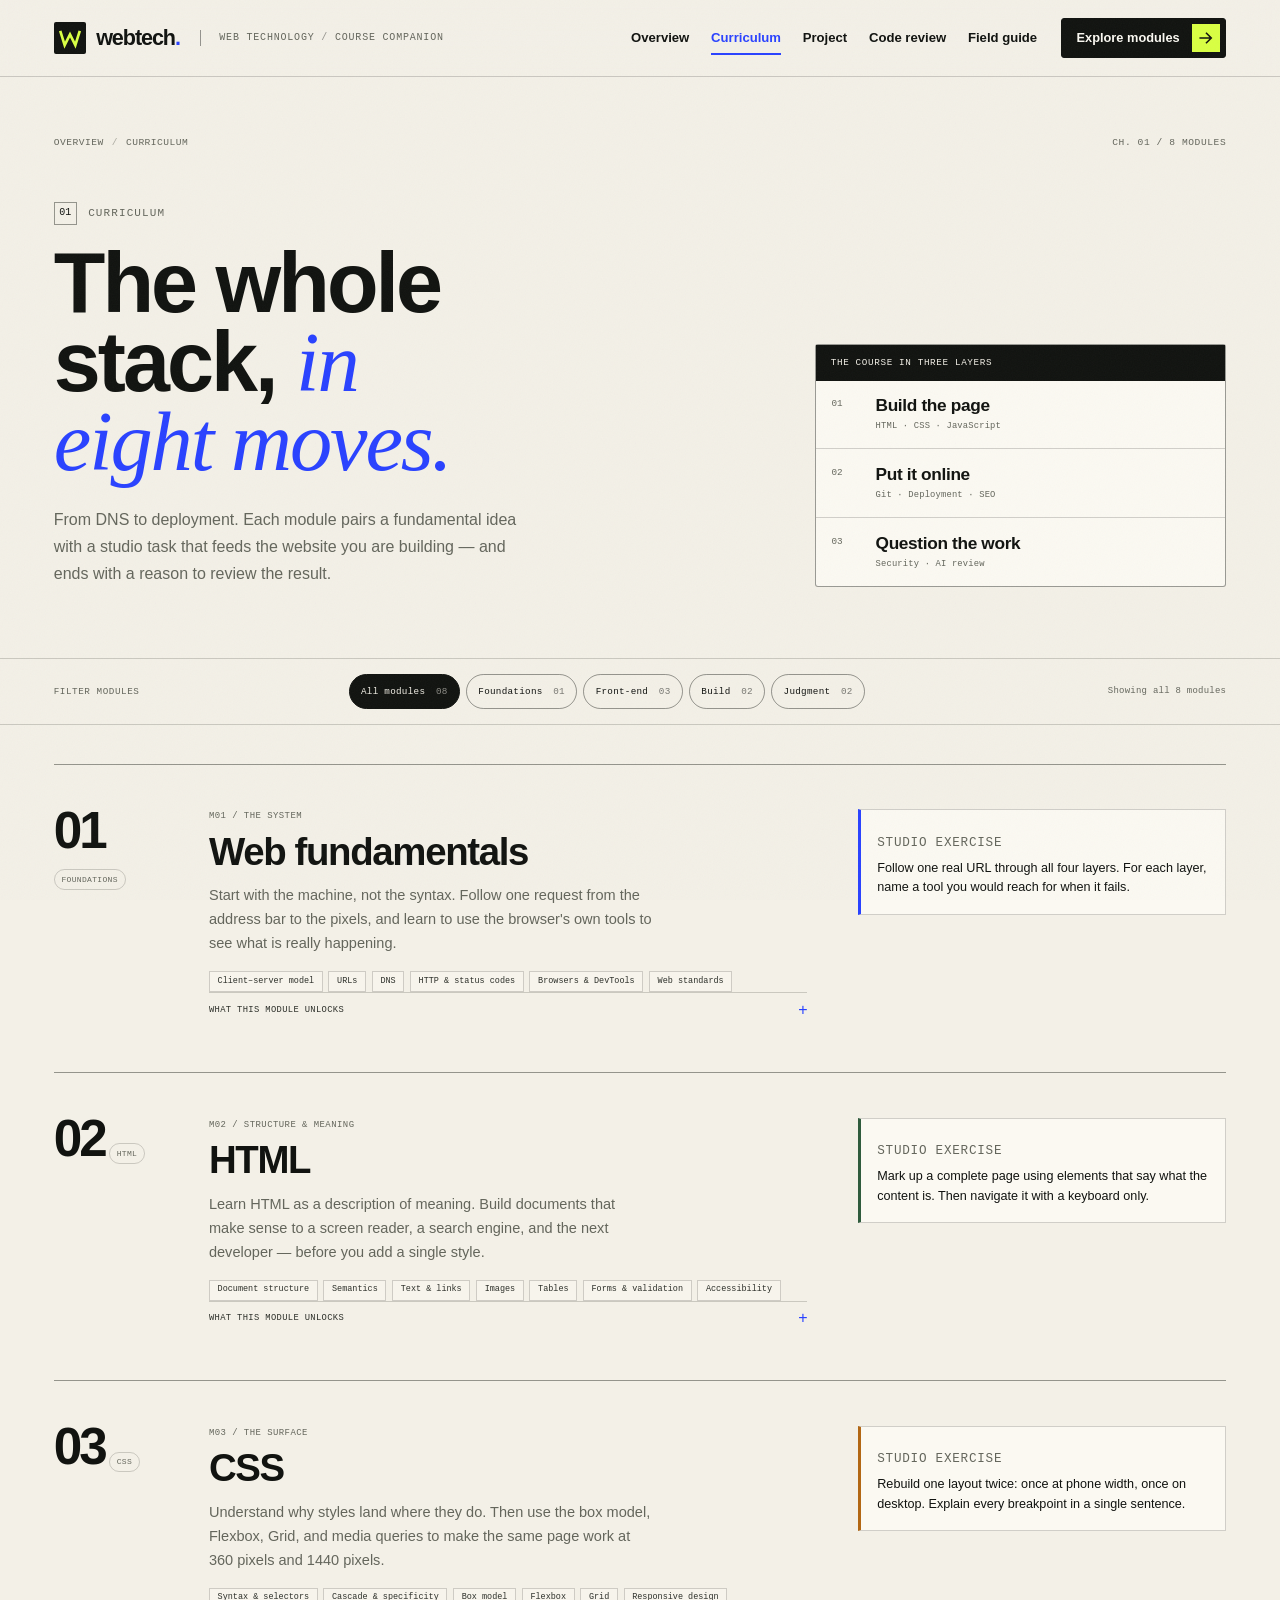
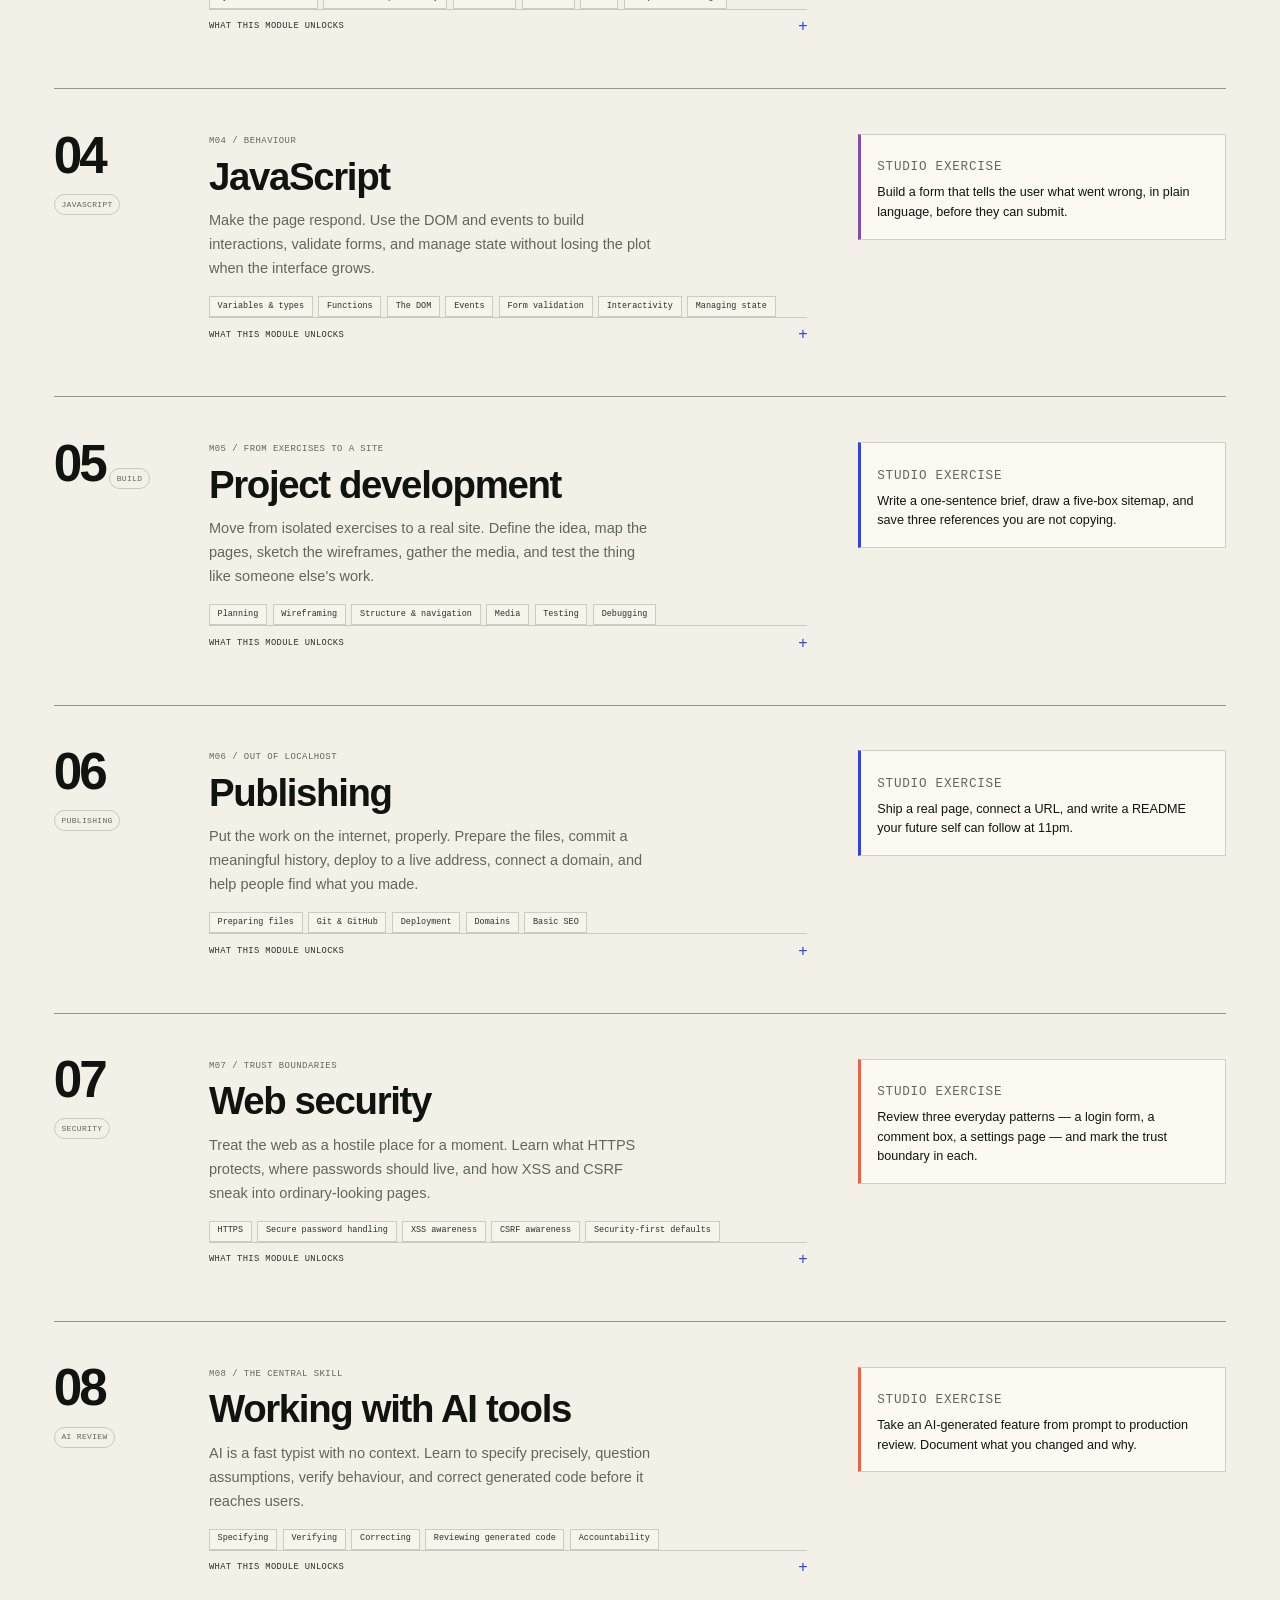
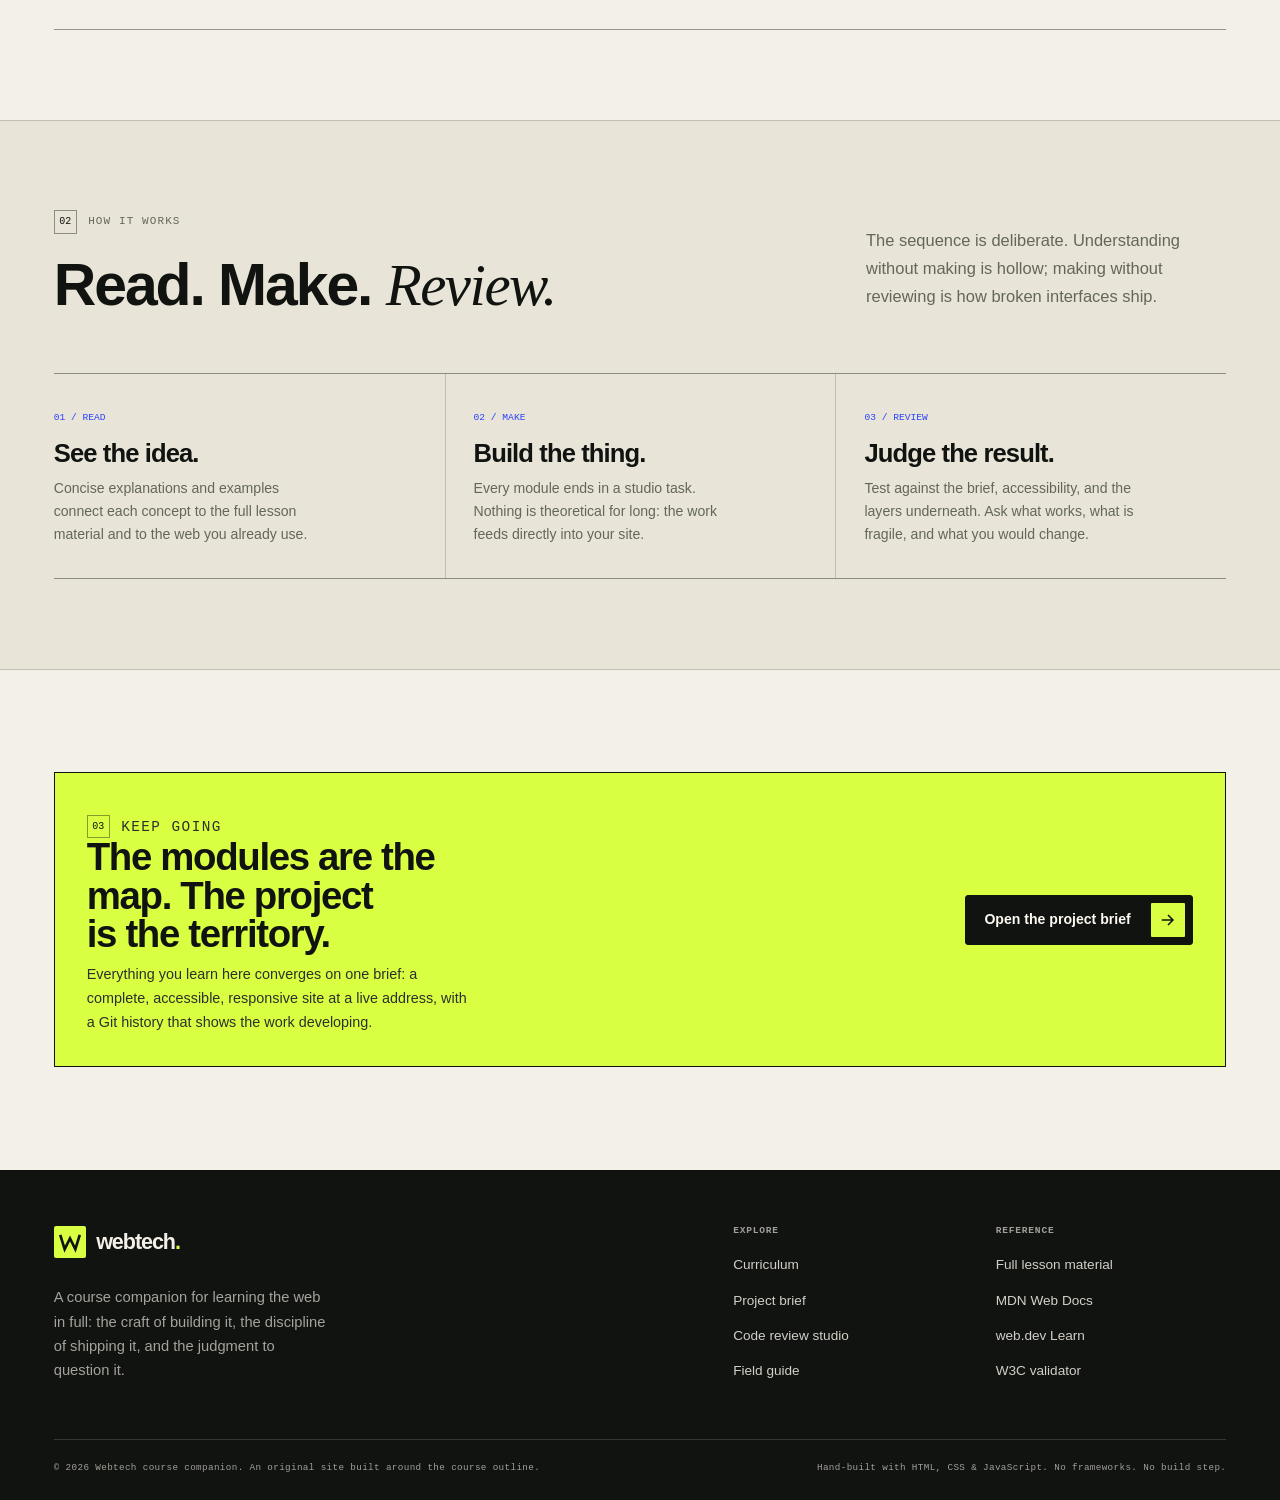
<file: curriculum.html>
<!doctype html>
<html lang="en">
<head>
  <meta charset="utf-8">
  <meta name="viewport" content="width=device-width, initial-scale=1">
  <title>Curriculum — Web Technology</title>
  <meta name="description" content="Eight modules on web fundamentals, HTML, CSS, JavaScript, project development, publishing, web security, and working with AI tools.">
  <meta name="theme-color" content="#f3f0e7">
  <link rel="icon" href="assets/favicon.svg" type="image/svg+xml">
  <link rel="stylesheet" href="assets/css/styles.css">
  <script>document.documentElement.classList.add('js');</script>
</head>
<body>
  <a class="skip-link" href="#main">Skip to content</a>

  <header class="site-header">
    <div class="shell header-inner">
      <a class="brand" href="index.html" aria-label="Webtech home">
        <span class="brand-mark" aria-hidden="true">
          <svg viewBox="0 0 36 36"><path d="M7 10l5 16 6-12 6 12 5-16" fill="none" stroke="currentColor" stroke-width="3"/></svg>
        </span>
        <span class="brand-name">webtech<span class="brand-dot">.</span></span>
      </a>
      <p class="header-note">Web Technology <span>/</span> Course companion</p>
      <button class="nav-toggle" type="button" aria-expanded="false" aria-controls="site-nav" data-nav-toggle>
        <span class="nav-toggle-text" data-nav-text>Menu</span>
        <span class="nav-toggle-bars" aria-hidden="true"><span></span><span></span></span>
      </button>
      <nav class="site-nav" id="site-nav" aria-label="Primary">
        <ul class="site-nav-list">
          <li><a href="index.html">Overview</a></li>
          <li><a href="curriculum.html" aria-current="page">Curriculum</a></li>
          <li><a href="project.html">Project</a></li>
          <li><a href="code-review.html">Code review</a></li>
          <li><a href="field-guide.html">Field guide</a></li>
        </ul>
        <a class="site-nav-cta" href="#modules">
          Explore modules
          <svg class="icon-arrow" viewBox="0 0 16 16" aria-hidden="true"><path d="M2.5 8h10M8.5 3.5 13 8l-4.5 4.5"/></svg>
        </a>
      </nav>
    </div>
  </header>

  <main id="main" tabindex="-1">
    <section class="page-hero" aria-labelledby="page-title">
      <div class="shell">
        <div class="page-hero-top">
          <nav class="breadcrumb" aria-label="Breadcrumb">
            <ol>
              <li><a href="index.html">Overview</a></li>
              <li aria-current="page">Curriculum</li>
            </ol>
          </nav>
          <span class="page-code">CH. 01 / 8 modules</span>
        </div>
        <div class="page-hero-grid">
          <div>
            <p class="eyebrow"><span>01</span> Curriculum</p>
            <h1 class="page-title" id="page-title">The whole stack, <span class="serif">in eight moves.</span></h1>
            <p class="page-lede">From DNS to deployment. Each module pairs a fundamental idea with a studio task that feeds the website you are building — and ends with a reason to review the result.</p>
          </div>
          <aside class="page-hero-aside" aria-labelledby="stack-title">
            <div class="stack-card">
              <p class="stack-card-head" id="stack-title">The course in three layers</p>
              <div class="stack-layer">
                <span>01</span>
                <p>Build the page</p>
                <small>HTML &middot; CSS &middot; JavaScript</small>
              </div>
              <div class="stack-layer">
                <span>02</span>
                <p>Put it online</p>
                <small>Git &middot; Deployment &middot; SEO</small>
              </div>
              <div class="stack-layer">
                <span>03</span>
                <p>Question the work</p>
                <small>Security &middot; AI review</small>
              </div>
            </div>
          </aside>
        </div>
      </div>
    </section>

    <div class="filter-shell">
      <div class="shell">
        <div class="filter-bar" data-module-filter>
          <span class="filter-label">Filter modules</span>
          <div class="filter-chips" role="group" aria-label="Filter modules by track">
            <button class="chip" type="button" data-filter="all" aria-pressed="true">All modules <span>08</span></button>
            <button class="chip" type="button" data-filter="foundations" aria-pressed="false">Foundations <span>01</span></button>
            <button class="chip" type="button" data-filter="frontend" aria-pressed="false">Front-end <span>03</span></button>
            <button class="chip" type="button" data-filter="build" aria-pressed="false">Build <span>02</span></button>
            <button class="chip" type="button" data-filter="judgment" aria-pressed="false">Judgment <span>02</span></button>
          </div>
          <p class="filter-count" aria-live="polite" data-filter-count>Showing all 8 modules</p>
        </div>
      </div>
    </div>

    <section class="modules-section" id="modules" aria-labelledby="modules-title">
      <div class="shell">
        <h2 class="visually-hidden" id="modules-title">Course modules</h2>
        <ol class="module-list" data-module-list>
          <li class="module" id="module-01" data-track="foundations">
            <article class="module-row" aria-labelledby="module-01-title">
              <div class="module-index">
                <span class="module-number">01</span>
                <span class="module-track">Foundations</span>
              </div>
              <div class="module-main">
                <p class="module-meta">M01 / The system</p>
                <h2 id="module-01-title">Web fundamentals</h2>
                <p class="module-summary">Start with the machine, not the syntax. Follow one request from the address bar to the pixels, and learn to use the browser's own tools to see what is really happening.</p>
                <ul class="topic-list" aria-label="Topics in module 1">
                  <li>Client&ndash;server model</li>
                  <li>URLs</li>
                  <li>DNS</li>
                  <li>HTTP &amp; status codes</li>
                  <li>Browsers &amp; DevTools</li>
                  <li>Web standards</li>
                </ul>
                <details class="module-details">
                  <summary>What this module unlocks</summary>
                  <div class="module-details-body">
                    <p><strong>Learning outcome.</strong> Explain how the web delivers a page &mdash; from address, through DNS and a server, to rendered pixels &mdash; and say which layer is responsible for which part of the result.</p>
                    <p><strong>Key question.</strong> What actually happens in the seconds after you press Enter?</p>
                  </div>
                </details>
              </div>
              <div class="module-aside">
                <div class="studio-card">
                  <p class="studio-label">Studio exercise</p>
                  <p>Follow one real URL through all four layers. For each layer, name a tool you would reach for when it fails.</p>
                </div>
              </div>
            </article>
          </li>

          <li class="module" id="module-02" data-track="frontend">
            <article class="module-row" aria-labelledby="module-02-title">
              <div class="module-index">
                <span class="module-number">02</span>
                <span class="module-track">HTML</span>
              </div>
              <div class="module-main">
                <p class="module-meta">M02 / Structure &amp; meaning</p>
                <h2 id="module-02-title">HTML</h2>
                <p class="module-summary">Learn HTML as a description of meaning. Build documents that make sense to a screen reader, a search engine, and the next developer &mdash; before you add a single style.</p>
                <ul class="topic-list" aria-label="Topics in module 2">
                  <li>Document structure</li>
                  <li>Semantics</li>
                  <li>Text &amp; links</li>
                  <li>Images</li>
                  <li>Tables</li>
                  <li>Forms &amp; validation</li>
                  <li>Accessibility</li>
                </ul>
                <details class="module-details">
                  <summary>What this module unlocks</summary>
                  <div class="module-details-body">
                    <p><strong>Learning outcome.</strong> Write and read HTML that describes what content is, not only how it looks, including accessible and semantically correct markup.</p>
                    <p><strong>Key question.</strong> If the CSS disappears, does the page still make sense?</p>
                  </div>
                </details>
              </div>
              <div class="module-aside">
                <div class="studio-card studio-card--html">
                  <p class="studio-label">Studio exercise</p>
                  <p>Mark up a complete page using elements that say what the content is. Then navigate it with a keyboard only.</p>
                </div>
              </div>
            </article>
          </li>

          <li class="module" id="module-03" data-track="frontend">
            <article class="module-row" aria-labelledby="module-03-title">
              <div class="module-index">
                <span class="module-number">03</span>
                <span class="module-track">CSS</span>
              </div>
              <div class="module-main">
                <p class="module-meta">M03 / The surface</p>
                <h2 id="module-03-title">CSS</h2>
                <p class="module-summary">Understand why styles land where they do. Then use the box model, Flexbox, Grid, and media queries to make the same page work at 360 pixels and 1440 pixels.</p>
                <ul class="topic-list" aria-label="Topics in module 3">
                  <li>Syntax &amp; selectors</li>
                  <li>Cascade &amp; specificity</li>
                  <li>Box model</li>
                  <li>Flexbox</li>
                  <li>Grid</li>
                  <li>Responsive design</li>
                </ul>
                <details class="module-details">
                  <summary>What this module unlocks</summary>
                  <div class="module-details-body">
                    <p><strong>Learning outcome.</strong> Style and lay out pages with CSS &mdash; including the box model, Flexbox, Grid, and responsive design for phone and desktop.</p>
                    <p><strong>Key question.</strong> Why did that rule win?</p>
                  </div>
                </details>
              </div>
              <div class="module-aside">
                <div class="studio-card studio-card--css">
                  <p class="studio-label">Studio exercise</p>
                  <p>Rebuild one layout twice: once at phone width, once on desktop. Explain every breakpoint in a single sentence.</p>
                </div>
              </div>
            </article>
          </li>

          <li class="module" id="module-04" data-track="frontend">
            <article class="module-row" aria-labelledby="module-04-title">
              <div class="module-index">
                <span class="module-number">04</span>
                <span class="module-track">JavaScript</span>
              </div>
              <div class="module-main">
                <p class="module-meta">M04 / Behaviour</p>
                <h2 id="module-04-title">JavaScript</h2>
                <p class="module-summary">Make the page respond. Use the DOM and events to build interactions, validate forms, and manage state without losing the plot when the interface grows.</p>
                <ul class="topic-list" aria-label="Topics in module 4">
                  <li>Variables &amp; types</li>
                  <li>Functions</li>
                  <li>The DOM</li>
                  <li>Events</li>
                  <li>Form validation</li>
                  <li>Interactivity</li>
                  <li>Managing state</li>
                </ul>
                <details class="module-details">
                  <summary>What this module unlocks</summary>
                  <div class="module-details-body">
                    <p><strong>Learning outcome.</strong> Add behaviour with JavaScript &mdash; the DOM, events, and managed state &mdash; in a way another person can follow.</p>
                    <p><strong>Key question.</strong> What state does this interface need, and where does it live?</p>
                  </div>
                </details>
              </div>
              <div class="module-aside">
                <div class="studio-card studio-card--js">
                  <p class="studio-label">Studio exercise</p>
                  <p>Build a form that tells the user what went wrong, in plain language, before they can submit.</p>
                </div>
              </div>
            </article>
          </li>

          <li class="module" id="module-05" data-track="build">
            <article class="module-row" aria-labelledby="module-05-title">
              <div class="module-index">
                <span class="module-number">05</span>
                <span class="module-track">Build</span>
              </div>
              <div class="module-main">
                <p class="module-meta">M05 / From exercises to a site</p>
                <h2 id="module-05-title">Project development</h2>
                <p class="module-summary">Move from isolated exercises to a real site. Define the idea, map the pages, sketch the wireframes, gather the media, and test the thing like someone else's work.</p>
                <ul class="topic-list" aria-label="Topics in module 5">
                  <li>Planning</li>
                  <li>Wireframing</li>
                  <li>Structure &amp; navigation</li>
                  <li>Media</li>
                  <li>Testing</li>
                  <li>Debugging</li>
                </ul>
                <details class="module-details">
                  <summary>What this module unlocks</summary>
                  <div class="module-details-body">
                    <p><strong>Learning outcome.</strong> Plan, build, deliver, and defend a complete website of your own design, with navigation that works and content worth reading.</p>
                    <p><strong>Key question.</strong> What is the smallest site that does this idea justice?</p>
                  </div>
                </details>
              </div>
              <div class="module-aside">
                <div class="studio-card studio-card--build">
                  <p class="studio-label">Studio exercise</p>
                  <p>Write a one-sentence brief, draw a five-box sitemap, and save three references you are not copying.</p>
                </div>
              </div>
            </article>
          </li>

          <li class="module" id="module-06" data-track="build">
            <article class="module-row" aria-labelledby="module-06-title">
              <div class="module-index">
                <span class="module-number">06</span>
                <span class="module-track">Publishing</span>
              </div>
              <div class="module-main">
                <p class="module-meta">M06 / Out of localhost</p>
                <h2 id="module-06-title">Publishing</h2>
                <p class="module-summary">Put the work on the internet, properly. Prepare the files, commit a meaningful history, deploy to a live address, connect a domain, and help people find what you made.</p>
                <ul class="topic-list" aria-label="Topics in module 6">
                  <li>Preparing files</li>
                  <li>Git &amp; GitHub</li>
                  <li>Deployment</li>
                  <li>Domains</li>
                  <li>Basic SEO</li>
                </ul>
                <details class="module-details">
                  <summary>What this module unlocks</summary>
                  <div class="module-details-body">
                    <p><strong>Learning outcome.</strong> Publish and operate a website: version control, deployment to a live address, and diagnosing faults across layers.</p>
                    <p><strong>Key question.</strong> When the live site differs from your computer, which layer changed?</p>
                  </div>
                </details>
              </div>
              <div class="module-aside">
                <div class="studio-card studio-card--build">
                  <p class="studio-label">Studio exercise</p>
                  <p>Ship a real page, connect a URL, and write a README your future self can follow at 11pm.</p>
                </div>
              </div>
            </article>
          </li>

          <li class="module" id="module-07" data-track="judgment">
            <article class="module-row" aria-labelledby="module-07-title">
              <div class="module-index">
                <span class="module-number">07</span>
                <span class="module-track">Security</span>
              </div>
              <div class="module-main">
                <p class="module-meta">M07 / Trust boundaries</p>
                <h2 id="module-07-title">Web security</h2>
                <p class="module-summary">Treat the web as a hostile place for a moment. Learn what HTTPS protects, where passwords should live, and how XSS and CSRF sneak into ordinary-looking pages.</p>
                <ul class="topic-list" aria-label="Topics in module 7">
                  <li>HTTPS</li>
                  <li>Secure password handling</li>
                  <li>XSS awareness</li>
                  <li>CSRF awareness</li>
                  <li>Security-first defaults</li>
                </ul>
                <details class="module-details">
                  <summary>What this module unlocks</summary>
                  <div class="module-details-body">
                    <p><strong>Learning outcome.</strong> Recognise common web security failures and design safer defaults, even on a site with no backend.</p>
                    <p><strong>Key question.</strong> What can a visitor control, and where does that input go?</p>
                  </div>
                </details>
              </div>
              <div class="module-aside">
                <div class="studio-card studio-card--trust">
                  <p class="studio-label">Studio exercise</p>
                  <p>Review three everyday patterns &mdash; a login form, a comment box, a settings page &mdash; and mark the trust boundary in each.</p>
                </div>
              </div>
            </article>
          </li>

          <li class="module" id="module-08" data-track="judgment">
            <article class="module-row" aria-labelledby="module-08-title">
              <div class="module-index">
                <span class="module-number">08</span>
                <span class="module-track">AI review</span>
              </div>
              <div class="module-main">
                <p class="module-meta">M08 / The central skill</p>
                <h2 id="module-08-title">Working with AI tools</h2>
                <p class="module-summary">AI is a fast typist with no context. Learn to specify precisely, question assumptions, verify behaviour, and correct generated code before it reaches users.</p>
                <ul class="topic-list" aria-label="Topics in module 8">
                  <li>Specifying</li>
                  <li>Verifying</li>
                  <li>Correcting</li>
                  <li>Reviewing generated code</li>
                  <li>Accountability</li>
                </ul>
                <details class="module-details">
                  <summary>What this module unlocks</summary>
                  <div class="module-details-body">
                    <p><strong>Learning outcome.</strong> Judge code you did not write, including code produced by AI tools &mdash; for correctness, accessibility, safety, and fit.</p>
                    <p><strong>Key question.</strong> What would you have to prove before putting your name on this code?</p>
                  </div>
                </details>
              </div>
              <div class="module-aside">
                <div class="studio-card studio-card--trust">
                  <p class="studio-label">Studio exercise</p>
                  <p>Take an AI-generated feature from prompt to production review. Document what you changed and why.</p>
                </div>
              </div>
            </article>
          </li>
        </ol>
      </div>
    </section>

    <section class="section--tint method-section" aria-labelledby="method-title">
      <div class="shell">
        <div class="section-heading">
          <div>
            <p class="eyebrow"><span>02</span> How it works</p>
            <h2 class="section-title" id="method-title">Read. Make. <span class="serif">Review.</span></h2>
          </div>
          <p class="section-intro">The sequence is deliberate. Understanding without making is hollow; making without reviewing is how broken interfaces ship.</p>
        </div>
        <div class="method-grid">
          <div class="method">
            <span class="method-number">01 / READ</span>
            <h3>See the idea.</h3>
            <p>Concise explanations and examples connect each concept to the full lesson material and to the web you already use.</p>
          </div>
          <div class="method">
            <span class="method-number">02 / MAKE</span>
            <h3>Build the thing.</h3>
            <p>Every module ends in a studio task. Nothing is theoretical for long: the work feeds directly into your site.</p>
          </div>
          <div class="method">
            <span class="method-number">03 / REVIEW</span>
            <h3>Judge the result.</h3>
            <p>Test against the brief, accessibility, and the layers underneath. Ask what works, what is fragile, and what you would change.</p>
          </div>
        </div>
      </div>
    </section>

    <section class="section" aria-labelledby="curriculum-cta-title">
      <div class="shell">
        <div class="curriculum-cta">
          <div>
            <p class="eyebrow"><span>03</span> Keep going</p>
            <h2 id="curriculum-cta-title">The modules are the map. The project is the territory.</h2>
            <p>Everything you learn here converges on one brief: a complete, accessible, responsive site at a live address, with a Git history that shows the work developing.</p>
          </div>
          <a class="button" href="project.html">
            Open the project brief
            <span class="button-icon" aria-hidden="true">
              <svg class="icon-arrow" viewBox="0 0 16 16"><path d="M2.5 8h10M8.5 3.5 13 8l-4.5 4.5"/></svg>
            </span>
          </a>
        </div>
      </div>
    </section>
  </main>

  <footer class="site-footer">
    <div class="shell">
      <div class="footer-grid">
        <div class="footer-brand">
          <a class="brand" href="index.html" aria-label="Webtech home">
            <span class="brand-mark" aria-hidden="true">
              <svg viewBox="0 0 36 36"><path d="M7 10l5 16 6-12 6 12 5-16" fill="none" stroke="currentColor" stroke-width="3"/></svg>
            </span>
            <span class="brand-name">webtech<span class="brand-dot">.</span></span>
          </a>
          <p class="footer-tagline">A course companion for learning the web in full: the craft of building it, the discipline of shipping it, and the judgment to question it.</p>
        </div>
        <div class="footer-links">
          <div>
            <h2 class="footer-heading">Explore</h2>
            <ul>
              <li><a href="curriculum.html">Curriculum</a></li>
              <li><a href="project.html">Project brief</a></li>
              <li><a href="code-review.html">Code review studio</a></li>
              <li><a href="field-guide.html">Field guide</a></li>
            </ul>
          </div>
          <div>
            <h2 class="footer-heading">Reference</h2>
            <ul>
              <li><a href="https://webtech.landrock.io/" rel="external">Full lesson material</a></li>
              <li><a href="https://developer.mozilla.org/" rel="external">MDN Web Docs</a></li>
              <li><a href="https://web.dev/learn" rel="external">web.dev Learn</a></li>
              <li><a href="https://validator.w3.org/" rel="external">W3C validator</a></li>
            </ul>
          </div>
        </div>
      </div>
      <div class="footer-bottom">
        <p>&copy; 2026 Webtech course companion. An original site built around the course outline.</p>
        <p>Hand-built with HTML, CSS &amp; JavaScript. No frameworks. No build step.</p>
      </div>
    </div>
  </footer>

  <script src="assets/js/site.js" defer></script>
</body>
</html>
</file>
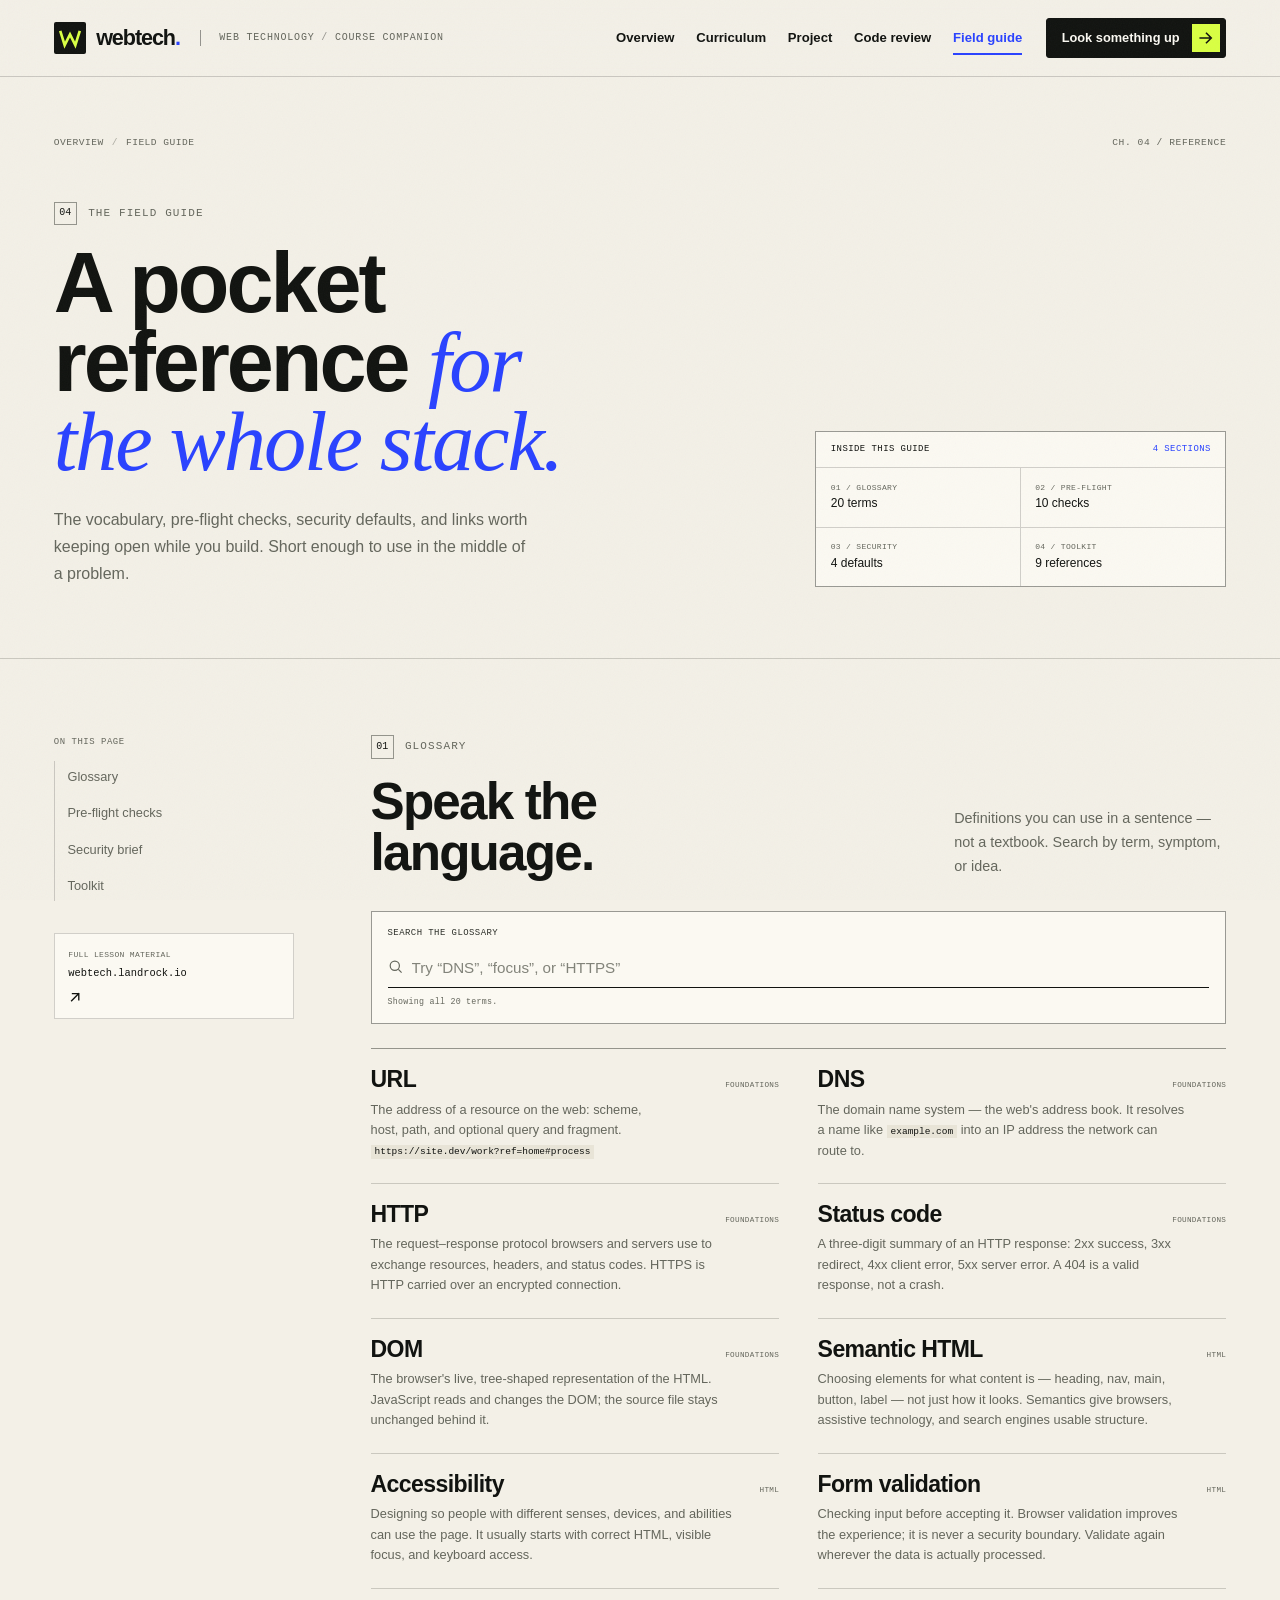
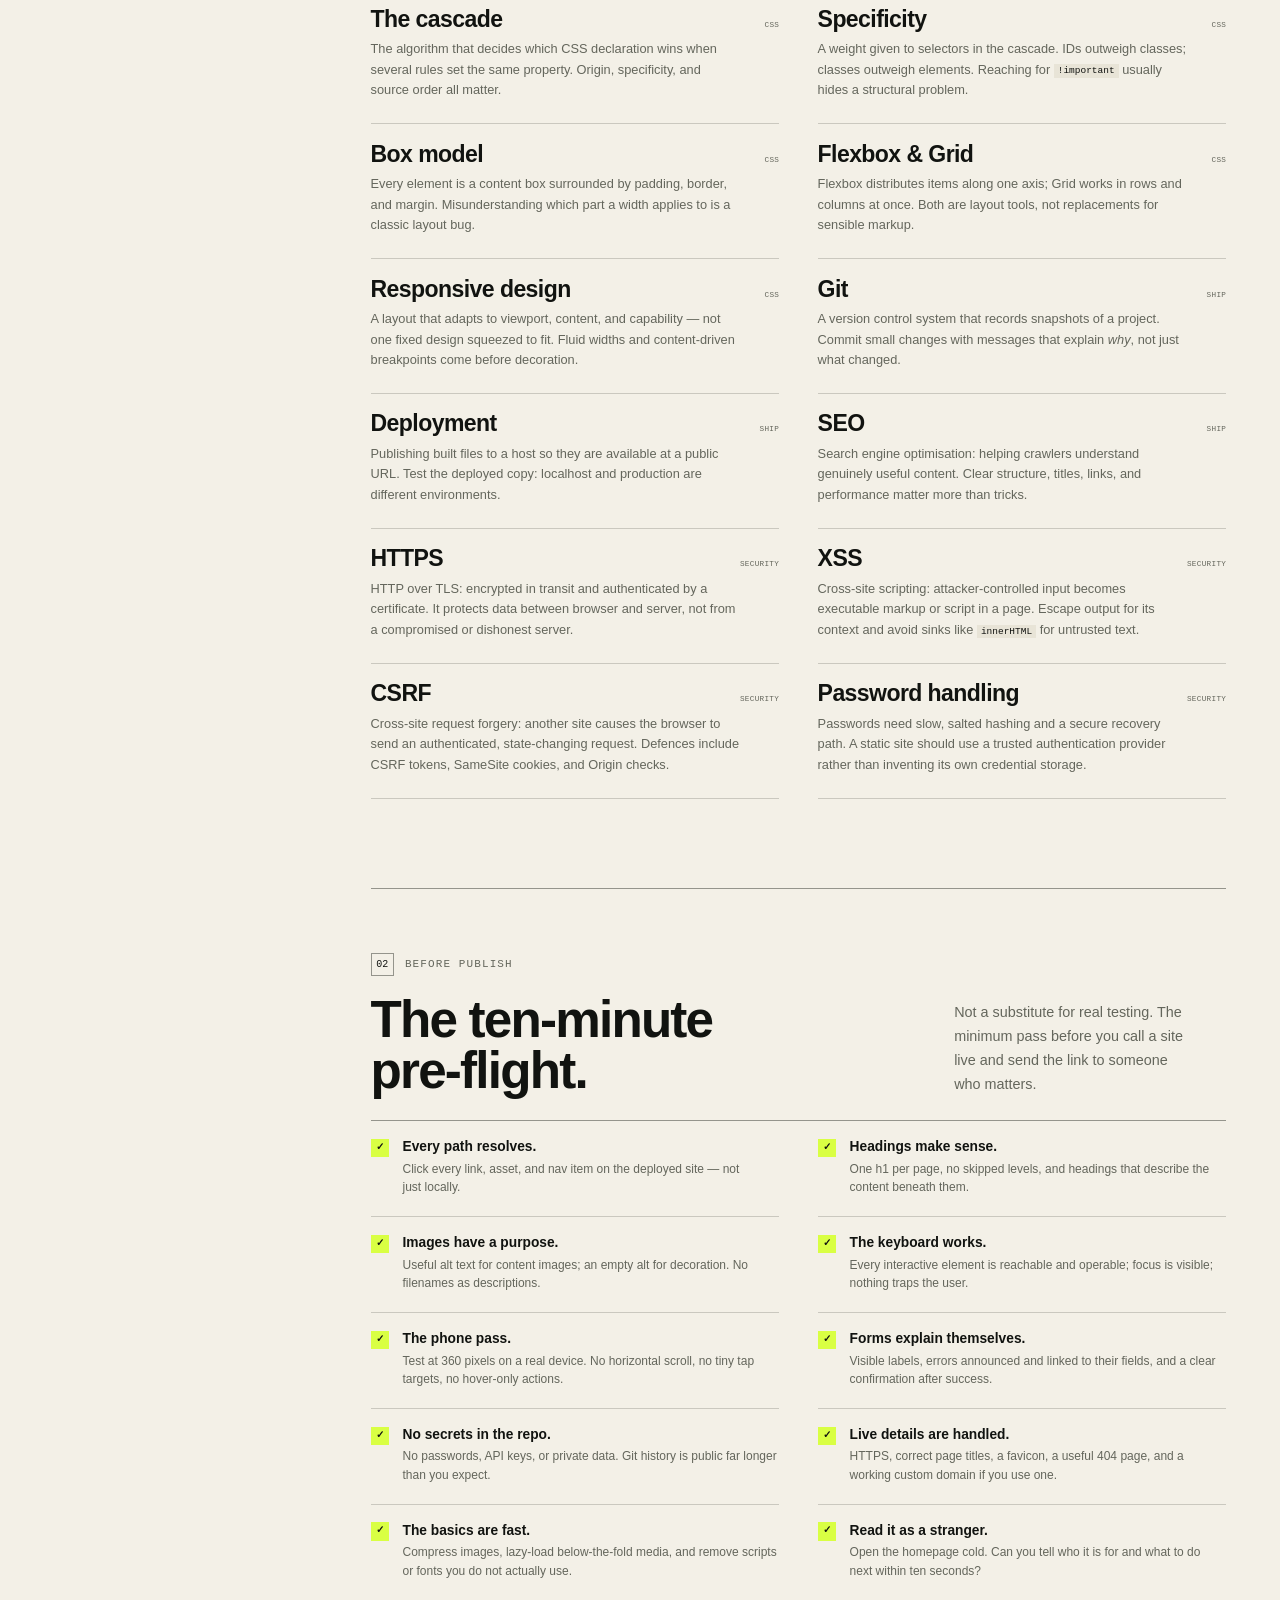
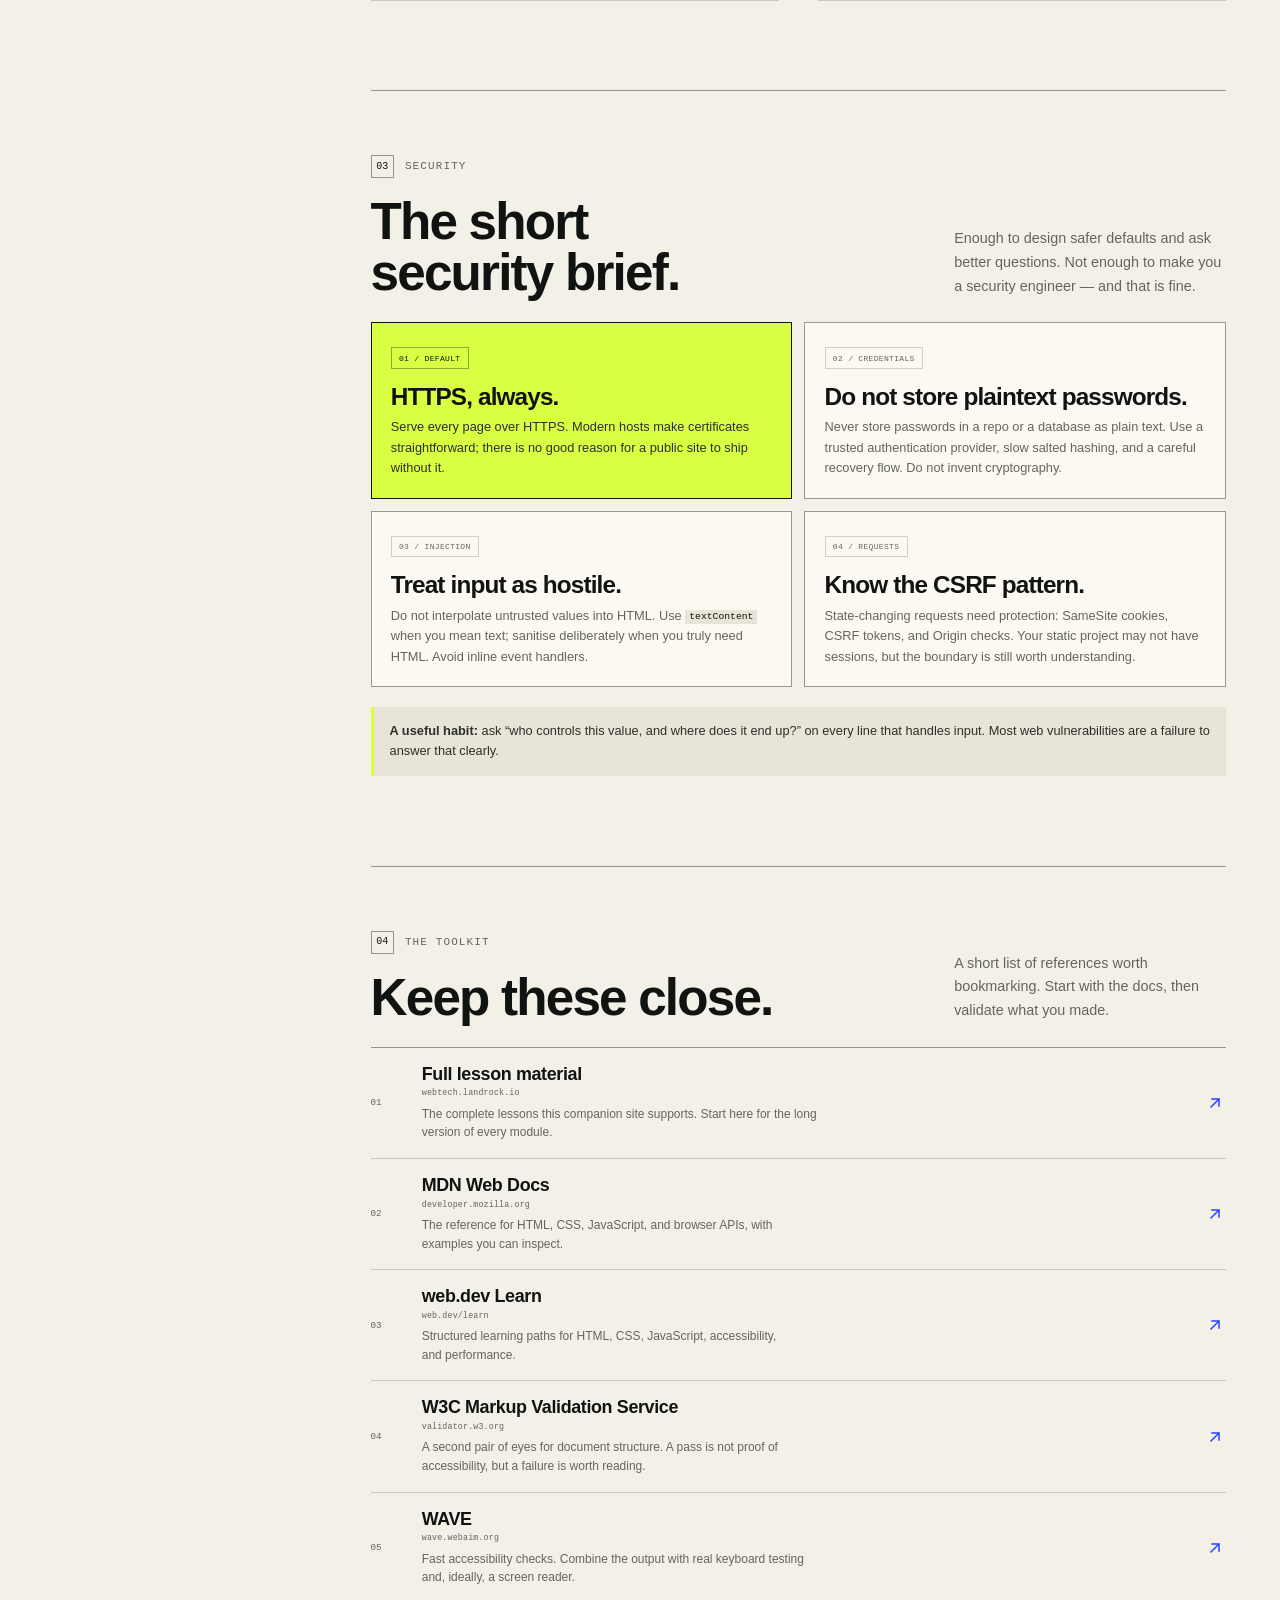
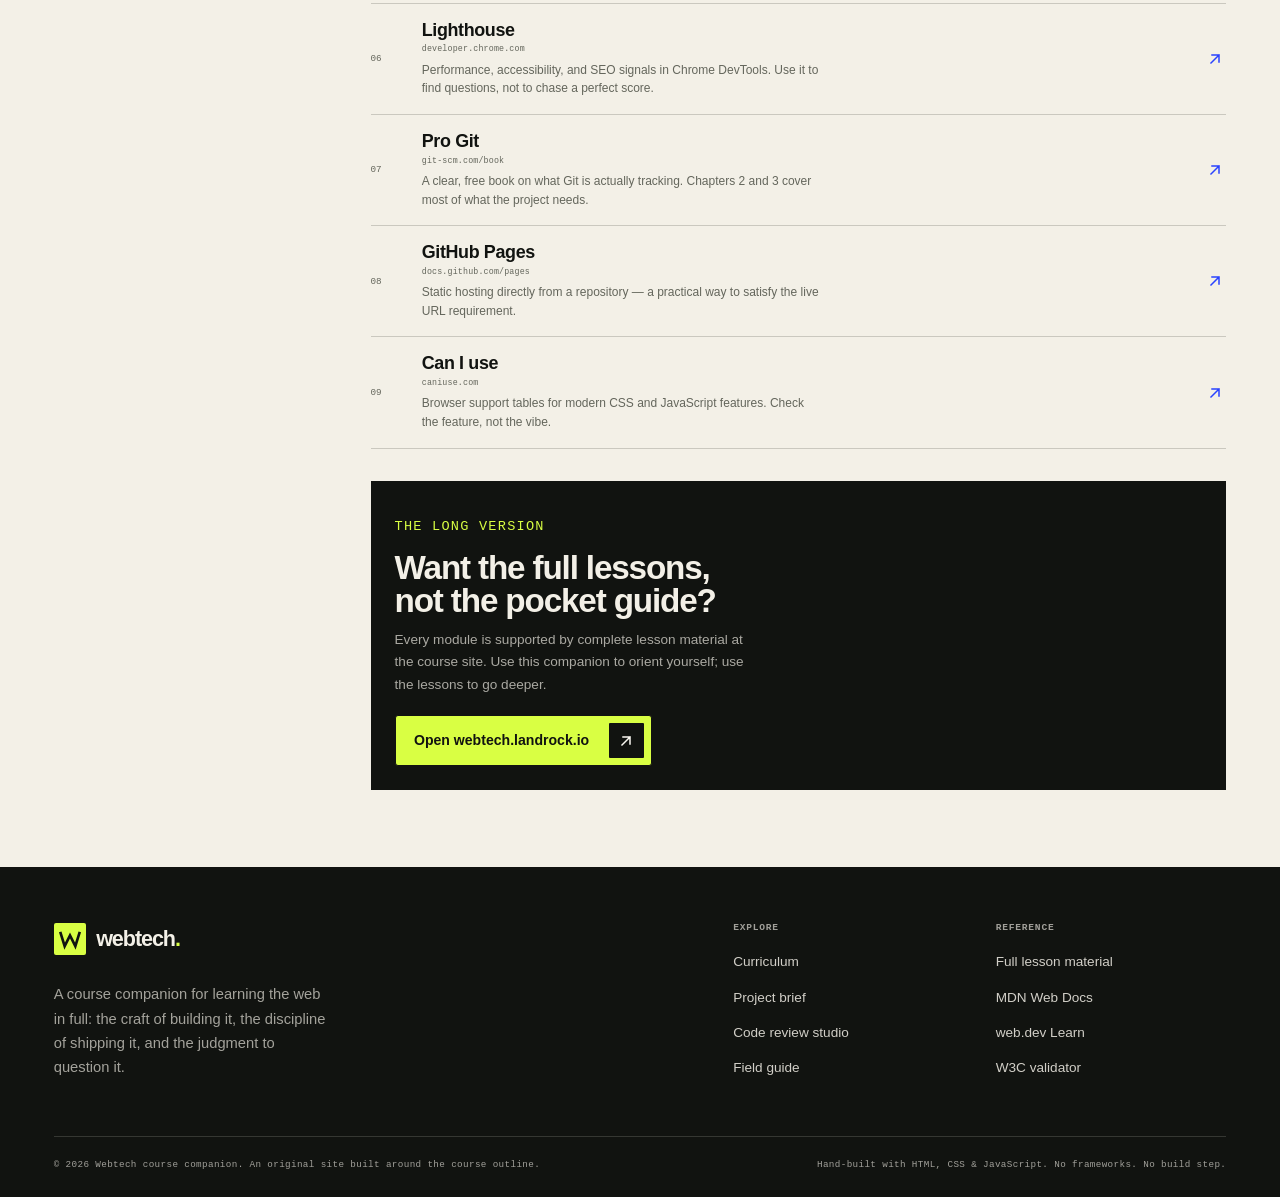
<file: field-guide.html>
<!doctype html>
<html lang="en">
<head>
  <meta charset="utf-8">
  <meta name="viewport" content="width=device-width, initial-scale=1">
  <title>Field guide — Web Technology</title>
  <meta name="description" content="A searchable glossary, publishing pre-flight checklist, web security brief, and reference toolkit for building and shipping for the web.">
  <meta name="theme-color" content="#f3f0e7">
  <link rel="icon" href="assets/favicon.svg" type="image/svg+xml">
  <link rel="stylesheet" href="assets/css/styles.css">
  <script>document.documentElement.classList.add('js');</script>
</head>
<body>
  <a class="skip-link" href="#main">Skip to content</a>

  <header class="site-header">
    <div class="shell header-inner">
      <a class="brand" href="index.html" aria-label="Webtech home">
        <span class="brand-mark" aria-hidden="true">
          <svg viewBox="0 0 36 36"><path d="M7 10l5 16 6-12 6 12 5-16" fill="none" stroke="currentColor" stroke-width="3"/></svg>
        </span>
        <span class="brand-name">webtech<span class="brand-dot">.</span></span>
      </a>
      <p class="header-note">Web Technology <span>/</span> Course companion</p>
      <button class="nav-toggle" type="button" aria-expanded="false" aria-controls="site-nav" data-nav-toggle>
        <span class="nav-toggle-text" data-nav-text>Menu</span>
        <span class="nav-toggle-bars" aria-hidden="true"><span></span><span></span></span>
      </button>
      <nav class="site-nav" id="site-nav" aria-label="Primary">
        <ul class="site-nav-list">
          <li><a href="index.html">Overview</a></li>
          <li><a href="curriculum.html">Curriculum</a></li>
          <li><a href="project.html">Project</a></li>
          <li><a href="code-review.html">Code review</a></li>
          <li><a href="field-guide.html" aria-current="page">Field guide</a></li>
        </ul>
        <a class="site-nav-cta" href="#glossary">
          Look something up
          <svg class="icon-arrow" viewBox="0 0 16 16" aria-hidden="true"><path d="M2.5 8h10M8.5 3.5 13 8l-4.5 4.5"/></svg>
        </a>
      </nav>
    </div>
  </header>

  <main id="main" tabindex="-1">
    <section class="page-hero" aria-labelledby="page-title">
      <div class="shell">
        <div class="page-hero-top">
          <nav class="breadcrumb" aria-label="Breadcrumb">
            <ol>
              <li><a href="index.html">Overview</a></li>
              <li aria-current="page">Field guide</li>
            </ol>
          </nav>
          <span class="page-code">CH. 04 / Reference</span>
        </div>
        <div class="page-hero-grid">
          <div>
            <p class="eyebrow"><span>04</span> The field guide</p>
            <h1 class="page-title" id="page-title">A pocket reference <span class="serif">for the whole stack.</span></h1>
            <p class="page-lede">The vocabulary, pre-flight checks, security defaults, and links worth keeping open while you build. Short enough to use in the middle of a problem.</p>
          </div>
          <aside class="page-hero-aside" aria-labelledby="guide-contents-title">
            <div class="guide-index-card">
              <div class="guide-index-top" id="guide-contents-title">
                <span>Inside this guide</span>
                <span>4 sections</span>
              </div>
              <ul class="guide-index-list">
                <li><span>01 / Glossary</span>20 terms</li>
                <li><span>02 / Pre-flight</span>10 checks</li>
                <li><span>03 / Security</span>4 defaults</li>
                <li><span>04 / Toolkit</span>9 references</li>
              </ul>
            </div>
          </aside>
        </div>
      </div>
    </section>

    <div class="shell">
      <div class="guide-layout">
        <aside class="guide-sidebar">
          <nav class="sidebar-nav" aria-label="On this page">
            <p class="sidebar-title">On this page</p>
            <ul>
              <li><a href="#glossary">Glossary</a></li>
              <li><a href="#preflight">Pre-flight checks</a></li>
              <li><a href="#safety">Security brief</a></li>
              <li><a href="#toolkit">Toolkit</a></li>
            </ul>
          </nav>
          <a class="sidebar-resource" href="https://webtech.landrock.io/" rel="external">
            <span>Full lesson material</span>
            <strong>webtech.landrock.io</strong>
            <svg class="icon-arrow" viewBox="0 0 16 16" aria-hidden="true"><path d="M4 12 12 4M5 4h7v7"/></svg>
          </a>
        </aside>

        <div class="guide-content">
          <section class="guide-section" id="glossary" aria-labelledby="glossary-title">
            <div class="guide-heading">
              <div>
                <p class="eyebrow"><span>01</span> Glossary</p>
                <h2 id="glossary-title">Speak the language.</h2>
              </div>
              <p>Definitions you can use in a sentence &mdash; not a textbook. Search by term, symptom, or idea.</p>
            </div>

            <div class="guide-search" role="search">
              <label for="glossary-search">Search the glossary</label>
              <div class="search-field">
                <svg viewBox="0 0 20 20" aria-hidden="true"><circle cx="8.5" cy="8.5" r="5.75" fill="none" stroke="currentColor" stroke-width="1.5"/><path d="m13 13 4 4" fill="none" stroke="currentColor" stroke-width="1.5"/></svg>
                <input id="glossary-search" type="search" placeholder="Try &ldquo;DNS&rdquo;, &ldquo;focus&rdquo;, or &ldquo;HTTPS&rdquo;" autocomplete="off" spellcheck="false" data-glossary-search>
                <button class="search-clear" type="button" data-glossary-clear hidden>Clear</button>
              </div>
              <p class="search-status" aria-live="polite" data-glossary-status>Showing all 20 terms.</p>
            </div>
            <noscript><p class="search-status">Search needs JavaScript. All 20 terms are listed below.</p></noscript>

            <dl class="glossary-grid" data-glossary>
              <div class="term">
                <dt><span class="term-name">URL</span><span class="term-tag">Foundations</span></dt>
                <dd>The address of a resource on the web: scheme, host, path, and optional query and fragment. <code>https://site.dev/work?ref=home#process</code></dd>
              </div>
              <div class="term">
                <dt><span class="term-name">DNS</span><span class="term-tag">Foundations</span></dt>
                <dd>The domain name system &mdash; the web's address book. It resolves a name like <code>example.com</code> into an IP address the network can route to.</dd>
              </div>
              <div class="term">
                <dt><span class="term-name">HTTP</span><span class="term-tag">Foundations</span></dt>
                <dd>The request&ndash;response protocol browsers and servers use to exchange resources, headers, and status codes. HTTPS is HTTP carried over an encrypted connection.</dd>
              </div>
              <div class="term">
                <dt><span class="term-name">Status code</span><span class="term-tag">Foundations</span></dt>
                <dd>A three-digit summary of an HTTP response: 2xx success, 3xx redirect, 4xx client error, 5xx server error. A 404 is a valid response, not a crash.</dd>
              </div>
              <div class="term">
                <dt><span class="term-name">DOM</span><span class="term-tag">Foundations</span></dt>
                <dd>The browser's live, tree-shaped representation of the HTML. JavaScript reads and changes the DOM; the source file stays unchanged behind it.</dd>
              </div>

              <div class="term">
                <dt><span class="term-name">Semantic HTML</span><span class="term-tag">HTML</span></dt>
                <dd>Choosing elements for what content is &mdash; heading, nav, main, button, label &mdash; not just how it looks. Semantics give browsers, assistive technology, and search engines usable structure.</dd>
              </div>
              <div class="term">
                <dt><span class="term-name">Accessibility</span><span class="term-tag">HTML</span></dt>
                <dd>Designing so people with different senses, devices, and abilities can use the page. It usually starts with correct HTML, visible focus, and keyboard access.</dd>
              </div>
              <div class="term">
                <dt><span class="term-name">Form validation</span><span class="term-tag">HTML</span></dt>
                <dd>Checking input before accepting it. Browser validation improves the experience; it is never a security boundary. Validate again wherever the data is actually processed.</dd>
              </div>

              <div class="term">
                <dt><span class="term-name">The cascade</span><span class="term-tag">CSS</span></dt>
                <dd>The algorithm that decides which CSS declaration wins when several rules set the same property. Origin, specificity, and source order all matter.</dd>
              </div>
              <div class="term">
                <dt><span class="term-name">Specificity</span><span class="term-tag">CSS</span></dt>
                <dd>A weight given to selectors in the cascade. IDs outweigh classes; classes outweigh elements. Reaching for <code>!important</code> usually hides a structural problem.</dd>
              </div>
              <div class="term">
                <dt><span class="term-name">Box model</span><span class="term-tag">CSS</span></dt>
                <dd>Every element is a content box surrounded by padding, border, and margin. Misunderstanding which part a width applies to is a classic layout bug.</dd>
              </div>
              <div class="term">
                <dt><span class="term-name">Flexbox &amp; Grid</span><span class="term-tag">CSS</span></dt>
                <dd>Flexbox distributes items along one axis; Grid works in rows and columns at once. Both are layout tools, not replacements for sensible markup.</dd>
              </div>
              <div class="term">
                <dt><span class="term-name">Responsive design</span><span class="term-tag">CSS</span></dt>
                <dd>A layout that adapts to viewport, content, and capability &mdash; not one fixed design squeezed to fit. Fluid widths and content-driven breakpoints come before decoration.</dd>
              </div>

              <div class="term">
                <dt><span class="term-name">Git</span><span class="term-tag">Ship</span></dt>
                <dd>A version control system that records snapshots of a project. Commit small changes with messages that explain <em>why</em>, not just what changed.</dd>
              </div>
              <div class="term">
                <dt><span class="term-name">Deployment</span><span class="term-tag">Ship</span></dt>
                <dd>Publishing built files to a host so they are available at a public URL. Test the deployed copy: localhost and production are different environments.</dd>
              </div>
              <div class="term">
                <dt><span class="term-name">SEO</span><span class="term-tag">Ship</span></dt>
                <dd>Search engine optimisation: helping crawlers understand genuinely useful content. Clear structure, titles, links, and performance matter more than tricks.</dd>
              </div>

              <div class="term">
                <dt><span class="term-name">HTTPS</span><span class="term-tag">Security</span></dt>
                <dd>HTTP over TLS: encrypted in transit and authenticated by a certificate. It protects data between browser and server, not from a compromised or dishonest server.</dd>
              </div>
              <div class="term">
                <dt><span class="term-name">XSS</span><span class="term-tag">Security</span></dt>
                <dd>Cross-site scripting: attacker-controlled input becomes executable markup or script in a page. Escape output for its context and avoid sinks like <code>innerHTML</code> for untrusted text.</dd>
              </div>
              <div class="term">
                <dt><span class="term-name">CSRF</span><span class="term-tag">Security</span></dt>
                <dd>Cross-site request forgery: another site causes the browser to send an authenticated, state-changing request. Defences include CSRF tokens, SameSite cookies, and Origin checks.</dd>
              </div>
              <div class="term">
                <dt><span class="term-name">Password handling</span><span class="term-tag">Security</span></dt>
                <dd>Passwords need slow, salted hashing and a secure recovery path. A static site should use a trusted authentication provider rather than inventing its own credential storage.</dd>
              </div>
            </dl>
            <p class="empty-state" data-glossary-empty hidden>No terms match &ldquo;<span data-glossary-query></span>&rdquo;. Try a simpler word or a broader idea.</p>
          </section>

          <section class="guide-section" id="preflight" aria-labelledby="preflight-title">
            <div class="guide-heading">
              <div>
                <p class="eyebrow"><span>02</span> Before publish</p>
                <h2 id="preflight-title">The ten-minute pre-flight.</h2>
              </div>
              <p>Not a substitute for real testing. The minimum pass before you call a site live and send the link to someone who matters.</p>
            </div>

            <ul class="preflight-list">
              <li class="preflight-item">
                <span class="preflight-mark" aria-hidden="true">&#10003;</span>
                <div><strong>Every path resolves.</strong><p>Click every link, asset, and nav item on the deployed site &mdash; not just locally.</p></div>
              </li>
              <li class="preflight-item">
                <span class="preflight-mark" aria-hidden="true">&#10003;</span>
                <div><strong>Headings make sense.</strong><p>One h1 per page, no skipped levels, and headings that describe the content beneath them.</p></div>
              </li>
              <li class="preflight-item">
                <span class="preflight-mark" aria-hidden="true">&#10003;</span>
                <div><strong>Images have a purpose.</strong><p>Useful alt text for content images; an empty alt for decoration. No filenames as descriptions.</p></div>
              </li>
              <li class="preflight-item">
                <span class="preflight-mark" aria-hidden="true">&#10003;</span>
                <div><strong>The keyboard works.</strong><p>Every interactive element is reachable and operable; focus is visible; nothing traps the user.</p></div>
              </li>
              <li class="preflight-item">
                <span class="preflight-mark" aria-hidden="true">&#10003;</span>
                <div><strong>The phone pass.</strong><p>Test at 360 pixels on a real device. No horizontal scroll, no tiny tap targets, no hover-only actions.</p></div>
              </li>
              <li class="preflight-item">
                <span class="preflight-mark" aria-hidden="true">&#10003;</span>
                <div><strong>Forms explain themselves.</strong><p>Visible labels, errors announced and linked to their fields, and a clear confirmation after success.</p></div>
              </li>
              <li class="preflight-item">
                <span class="preflight-mark" aria-hidden="true">&#10003;</span>
                <div><strong>No secrets in the repo.</strong><p>No passwords, API keys, or private data. Git history is public far longer than you expect.</p></div>
              </li>
              <li class="preflight-item">
                <span class="preflight-mark" aria-hidden="true">&#10003;</span>
                <div><strong>Live details are handled.</strong><p>HTTPS, correct page titles, a favicon, a useful 404 page, and a working custom domain if you use one.</p></div>
              </li>
              <li class="preflight-item">
                <span class="preflight-mark" aria-hidden="true">&#10003;</span>
                <div><strong>The basics are fast.</strong><p>Compress images, lazy-load below-the-fold media, and remove scripts or fonts you do not actually use.</p></div>
              </li>
              <li class="preflight-item">
                <span class="preflight-mark" aria-hidden="true">&#10003;</span>
                <div><strong>Read it as a stranger.</strong><p>Open the homepage cold. Can you tell who it is for and what to do next within ten seconds?</p></div>
              </li>
            </ul>
          </section>

          <section class="guide-section" id="safety" aria-labelledby="safety-title">
            <div class="guide-heading">
              <div>
                <p class="eyebrow"><span>03</span> Security</p>
                <h2 id="safety-title">The short security brief.</h2>
              </div>
              <p>Enough to design safer defaults and ask better questions. Not enough to make you a security engineer &mdash; and that is fine.</p>
            </div>

            <div class="security-grid">
              <article class="security-card">
                <span class="security-label">01 / Default</span>
                <h3>HTTPS, always.</h3>
                <p>Serve every page over HTTPS. Modern hosts make certificates straightforward; there is no good reason for a public site to ship without it.</p>
              </article>
              <article class="security-card">
                <span class="security-label">02 / Credentials</span>
                <h3>Do not store plaintext passwords.</h3>
                <p>Never store passwords in a repo or a database as plain text. Use a trusted authentication provider, slow salted hashing, and a careful recovery flow. Do not invent cryptography.</p>
              </article>
              <article class="security-card">
                <span class="security-label">03 / Injection</span>
                <h3>Treat input as hostile.</h3>
                <p>Do not interpolate untrusted values into HTML. Use <code>textContent</code> when you mean text; sanitise deliberately when you truly need HTML. Avoid inline event handlers.</p>
              </article>
              <article class="security-card">
                <span class="security-label">04 / Requests</span>
                <h3>Know the CSRF pattern.</h3>
                <p>State-changing requests need protection: SameSite cookies, CSRF tokens, and Origin checks. Your static project may not have sessions, but the boundary is still worth understanding.</p>
              </article>
            </div>
            <p class="protocol-tip"><strong>A useful habit:</strong> ask &ldquo;who controls this value, and where does it end up?&rdquo; on every line that handles input. Most web vulnerabilities are a failure to answer that clearly.</p>
          </section>

          <section class="guide-section" id="toolkit" aria-labelledby="toolkit-title">
            <div class="guide-heading">
              <div>
                <p class="eyebrow"><span>04</span> The toolkit</p>
                <h2 id="toolkit-title">Keep these close.</h2>
              </div>
              <p>A short list of references worth bookmarking. Start with the docs, then validate what you made.</p>
            </div>

            <ul class="resource-list">
              <li>
                <a class="resource-link" href="https://webtech.landrock.io/" rel="external">
                  <span class="resource-number">01</span>
                  <span>
                    <span class="resource-title">Full lesson material</span>
                    <span class="resource-meta">webtech.landrock.io</span>
                    <span class="resource-description">The complete lessons this companion site supports. Start here for the long version of every module.</span>
                  </span>
                  <svg class="resource-arrow icon-arrow" viewBox="0 0 16 16" aria-hidden="true"><path d="M4 12 12 4M5 4h7v7"/></svg>
                </a>
              </li>
              <li>
                <a class="resource-link" href="https://developer.mozilla.org/" rel="external">
                  <span class="resource-number">02</span>
                  <span>
                    <span class="resource-title">MDN Web Docs</span>
                    <span class="resource-meta">developer.mozilla.org</span>
                    <span class="resource-description">The reference for HTML, CSS, JavaScript, and browser APIs, with examples you can inspect.</span>
                  </span>
                  <svg class="resource-arrow icon-arrow" viewBox="0 0 16 16" aria-hidden="true"><path d="M4 12 12 4M5 4h7v7"/></svg>
                </a>
              </li>
              <li>
                <a class="resource-link" href="https://web.dev/learn" rel="external">
                  <span class="resource-number">03</span>
                  <span>
                    <span class="resource-title">web.dev Learn</span>
                    <span class="resource-meta">web.dev/learn</span>
                    <span class="resource-description">Structured learning paths for HTML, CSS, JavaScript, accessibility, and performance.</span>
                  </span>
                  <svg class="resource-arrow icon-arrow" viewBox="0 0 16 16" aria-hidden="true"><path d="M4 12 12 4M5 4h7v7"/></svg>
                </a>
              </li>
              <li>
                <a class="resource-link" href="https://validator.w3.org/" rel="external">
                  <span class="resource-number">04</span>
                  <span>
                    <span class="resource-title">W3C Markup Validation Service</span>
                    <span class="resource-meta">validator.w3.org</span>
                    <span class="resource-description">A second pair of eyes for document structure. A pass is not proof of accessibility, but a failure is worth reading.</span>
                  </span>
                  <svg class="resource-arrow icon-arrow" viewBox="0 0 16 16" aria-hidden="true"><path d="M4 12 12 4M5 4h7v7"/></svg>
                </a>
              </li>
              <li>
                <a class="resource-link" href="https://wave.webaim.org/" rel="external">
                  <span class="resource-number">05</span>
                  <span>
                    <span class="resource-title">WAVE</span>
                    <span class="resource-meta">wave.webaim.org</span>
                    <span class="resource-description">Fast accessibility checks. Combine the output with real keyboard testing and, ideally, a screen reader.</span>
                  </span>
                  <svg class="resource-arrow icon-arrow" viewBox="0 0 16 16" aria-hidden="true"><path d="M4 12 12 4M5 4h7v7"/></svg>
                </a>
              </li>
              <li>
                <a class="resource-link" href="https://developer.chrome.com/docs/lighthouse/overview" rel="external">
                  <span class="resource-number">06</span>
                  <span>
                    <span class="resource-title">Lighthouse</span>
                    <span class="resource-meta">developer.chrome.com</span>
                    <span class="resource-description">Performance, accessibility, and SEO signals in Chrome DevTools. Use it to find questions, not to chase a perfect score.</span>
                  </span>
                  <svg class="resource-arrow icon-arrow" viewBox="0 0 16 16" aria-hidden="true"><path d="M4 12 12 4M5 4h7v7"/></svg>
                </a>
              </li>
              <li>
                <a class="resource-link" href="https://git-scm.com/book" rel="external">
                  <span class="resource-number">07</span>
                  <span>
                    <span class="resource-title">Pro Git</span>
                    <span class="resource-meta">git-scm.com/book</span>
                    <span class="resource-description">A clear, free book on what Git is actually tracking. Chapters 2 and 3 cover most of what the project needs.</span>
                  </span>
                  <svg class="resource-arrow icon-arrow" viewBox="0 0 16 16" aria-hidden="true"><path d="M4 12 12 4M5 4h7v7"/></svg>
                </a>
              </li>
              <li>
                <a class="resource-link" href="https://docs.github.com/en/pages" rel="external">
                  <span class="resource-number">08</span>
                  <span>
                    <span class="resource-title">GitHub Pages</span>
                    <span class="resource-meta">docs.github.com/pages</span>
                    <span class="resource-description">Static hosting directly from a repository &mdash; a practical way to satisfy the live URL requirement.</span>
                  </span>
                  <svg class="resource-arrow icon-arrow" viewBox="0 0 16 16" aria-hidden="true"><path d="M4 12 12 4M5 4h7v7"/></svg>
                </a>
              </li>
              <li>
                <a class="resource-link" href="https://caniuse.com/" rel="external">
                  <span class="resource-number">09</span>
                  <span>
                    <span class="resource-title">Can I use</span>
                    <span class="resource-meta">caniuse.com</span>
                    <span class="resource-description">Browser support tables for modern CSS and JavaScript features. Check the feature, not the vibe.</span>
                  </span>
                  <svg class="resource-arrow icon-arrow" viewBox="0 0 16 16" aria-hidden="true"><path d="M4 12 12 4M5 4h7v7"/></svg>
                </a>
              </li>
            </ul>

            <aside class="course-material" aria-labelledby="material-title">
              <p class="mono-label">The long version</p>
              <h3 id="material-title">Want the full lessons, not the pocket guide?</h3>
              <p>Every module is supported by complete lesson material at the course site. Use this companion to orient yourself; use the lessons to go deeper.</p>
              <a class="button button--acid" href="https://webtech.landrock.io/" rel="external">
                Open webtech.landrock.io
                <span class="button-icon" aria-hidden="true">
                  <svg class="icon-arrow" viewBox="0 0 16 16"><path d="M4 12 12 4M5 4h7v7"/></svg>
                </span>
              </a>
            </aside>
          </section>
        </div>
      </div>
    </div>
  </main>

  <footer class="site-footer">
    <div class="shell">
      <div class="footer-grid">
        <div class="footer-brand">
          <a class="brand" href="index.html" aria-label="Webtech home">
            <span class="brand-mark" aria-hidden="true">
              <svg viewBox="0 0 36 36"><path d="M7 10l5 16 6-12 6 12 5-16" fill="none" stroke="currentColor" stroke-width="3"/></svg>
            </span>
            <span class="brand-name">webtech<span class="brand-dot">.</span></span>
          </a>
          <p class="footer-tagline">A course companion for learning the web in full: the craft of building it, the discipline of shipping it, and the judgment to question it.</p>
        </div>
        <div class="footer-links">
          <div>
            <h2 class="footer-heading">Explore</h2>
            <ul>
              <li><a href="curriculum.html">Curriculum</a></li>
              <li><a href="project.html">Project brief</a></li>
              <li><a href="code-review.html">Code review studio</a></li>
              <li><a href="field-guide.html">Field guide</a></li>
            </ul>
          </div>
          <div>
            <h2 class="footer-heading">Reference</h2>
            <ul>
              <li><a href="https://webtech.landrock.io/" rel="external">Full lesson material</a></li>
              <li><a href="https://developer.mozilla.org/" rel="external">MDN Web Docs</a></li>
              <li><a href="https://web.dev/learn" rel="external">web.dev Learn</a></li>
              <li><a href="https://validator.w3.org/" rel="external">W3C validator</a></li>
            </ul>
          </div>
        </div>
      </div>
      <div class="footer-bottom">
        <p>&copy; 2026 Webtech course companion. An original site built around the course outline.</p>
        <p>Hand-built with HTML, CSS &amp; JavaScript. No frameworks. No build step.</p>
      </div>
    </div>
  </footer>

  <script src="assets/js/site.js" defer></script>
</body>
</html>
</file>
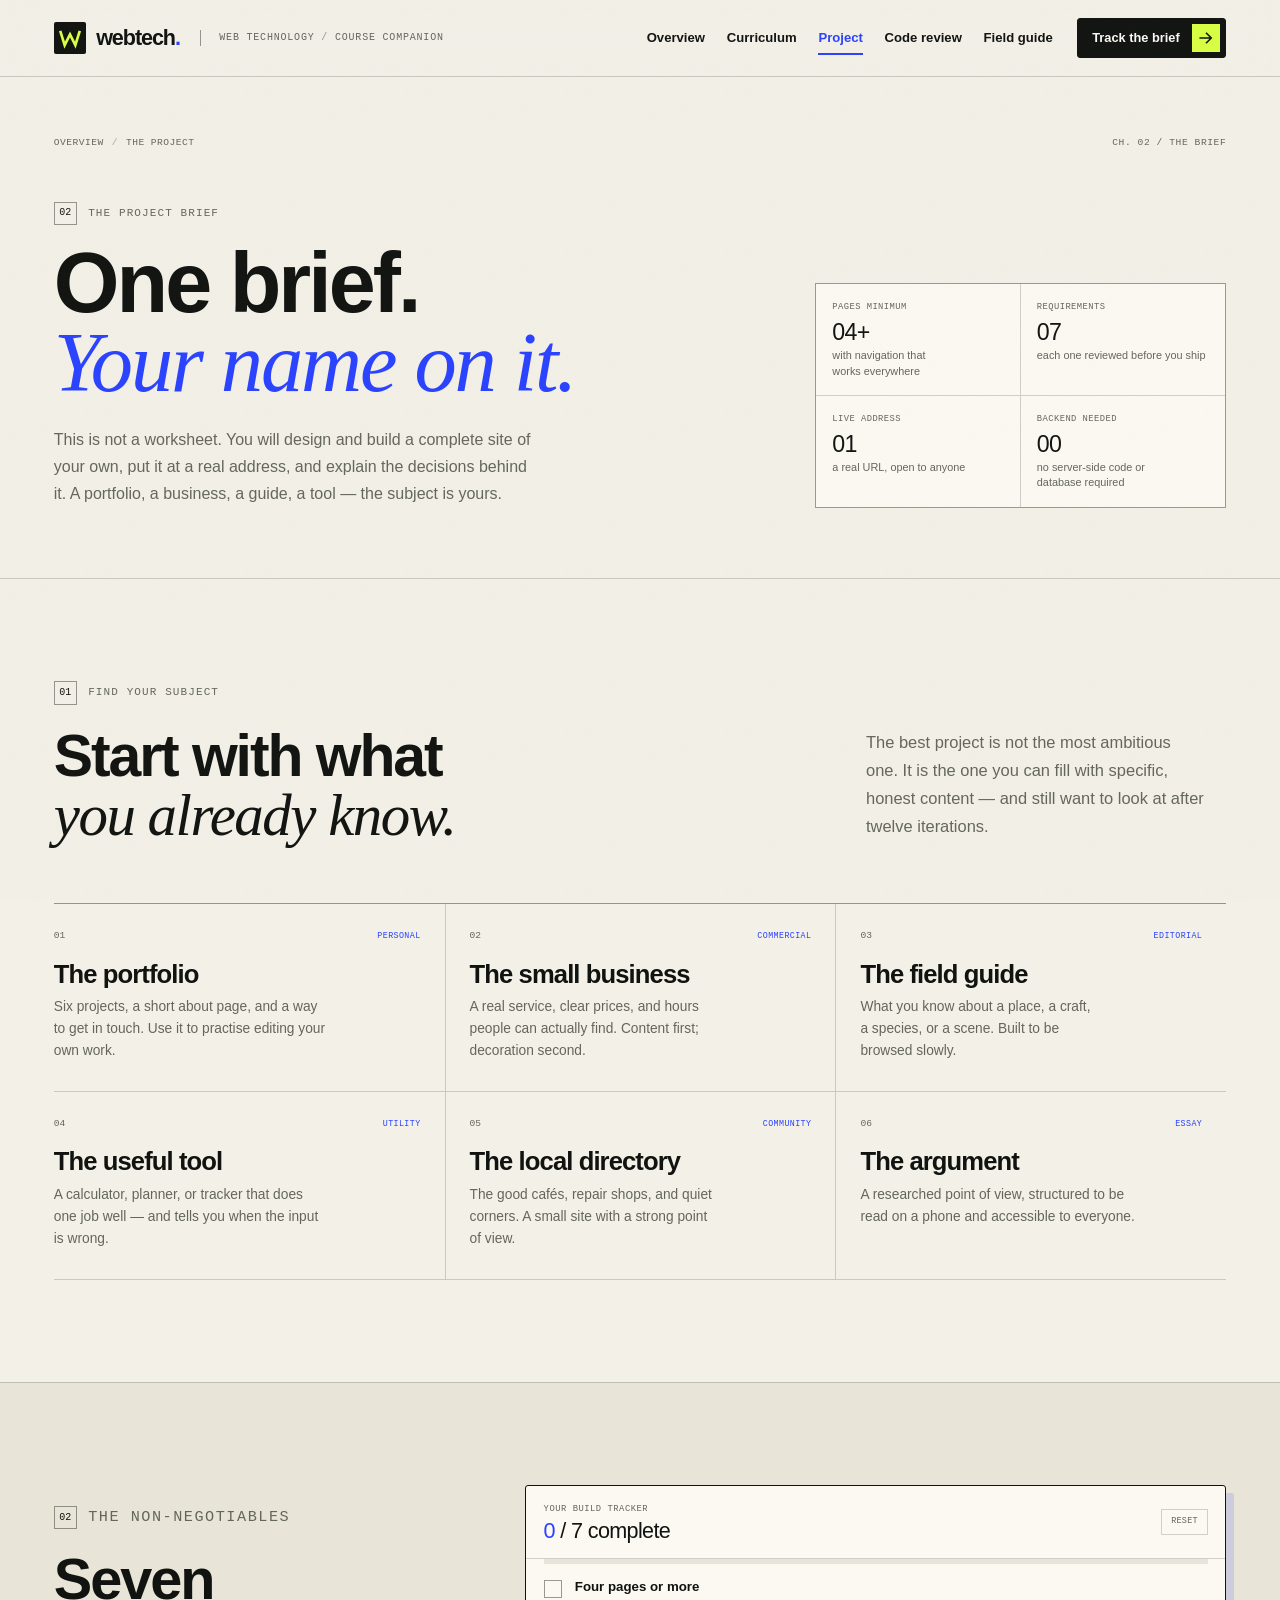
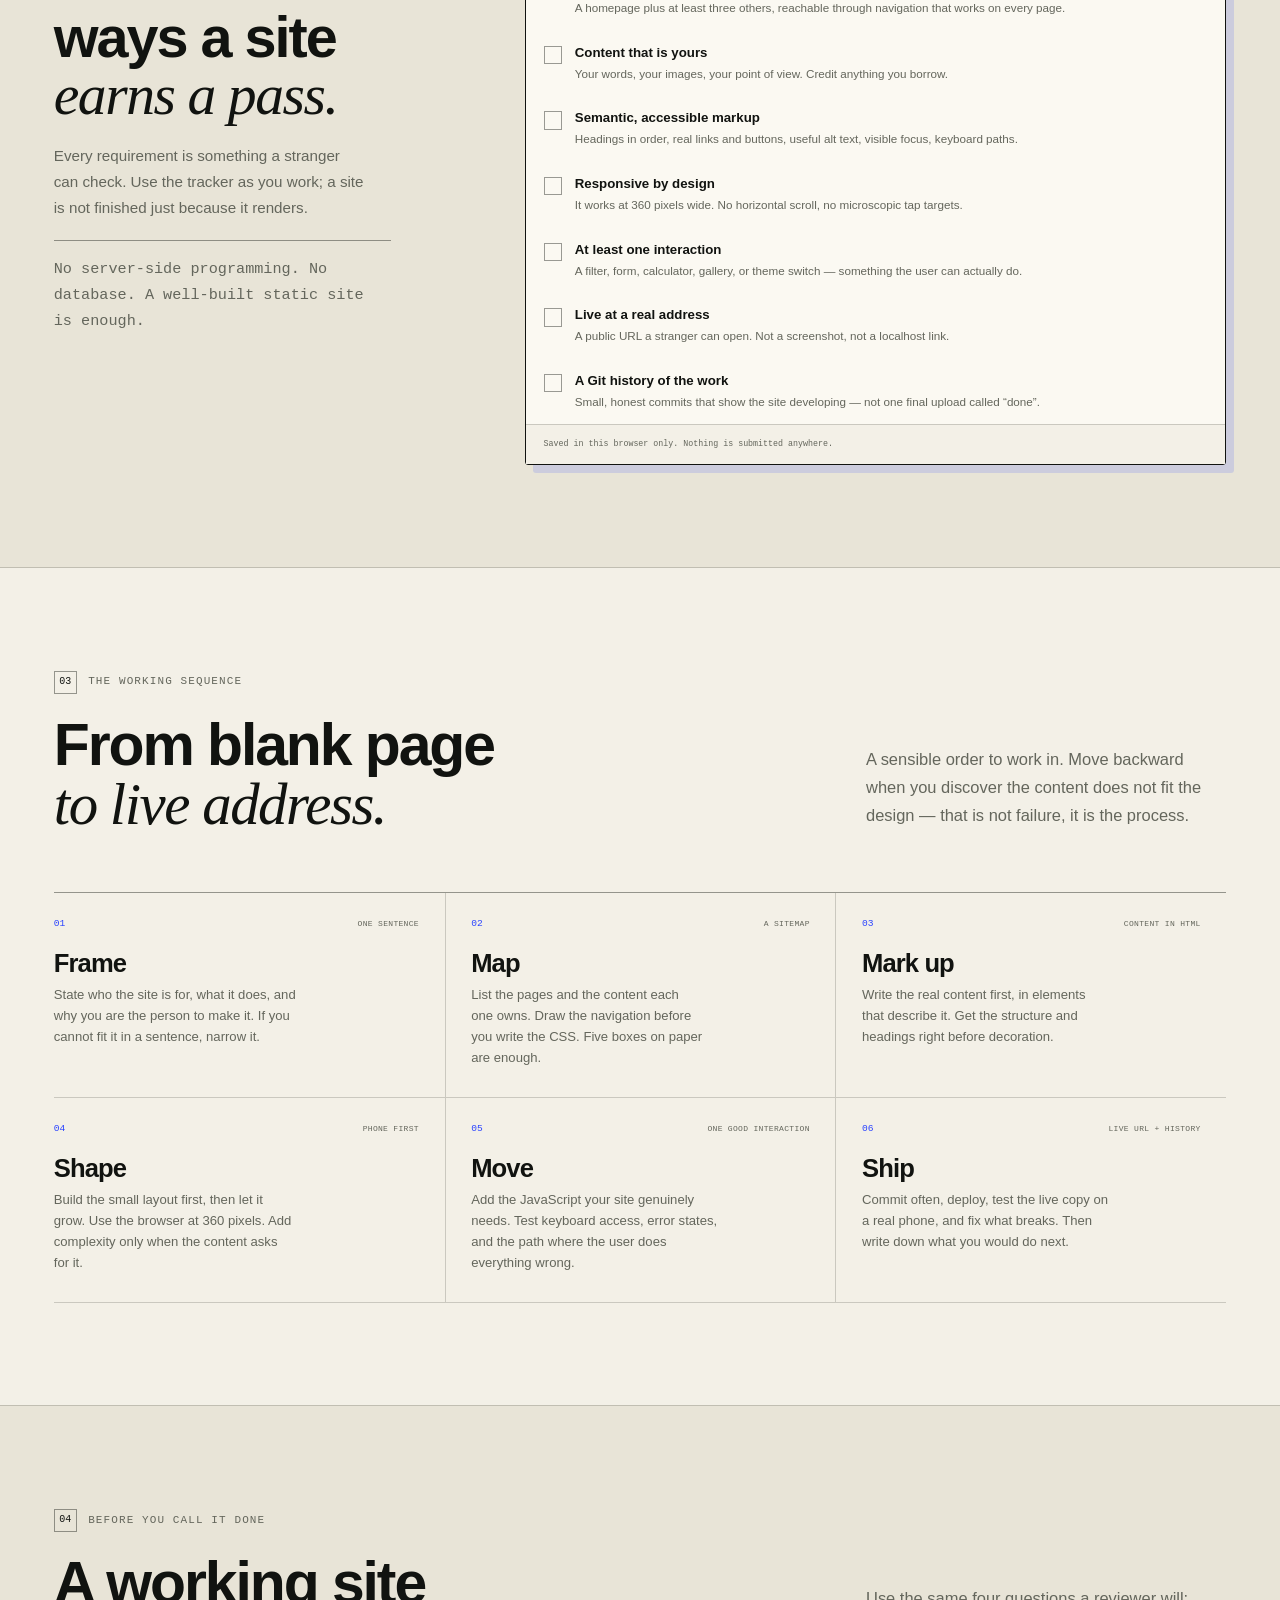
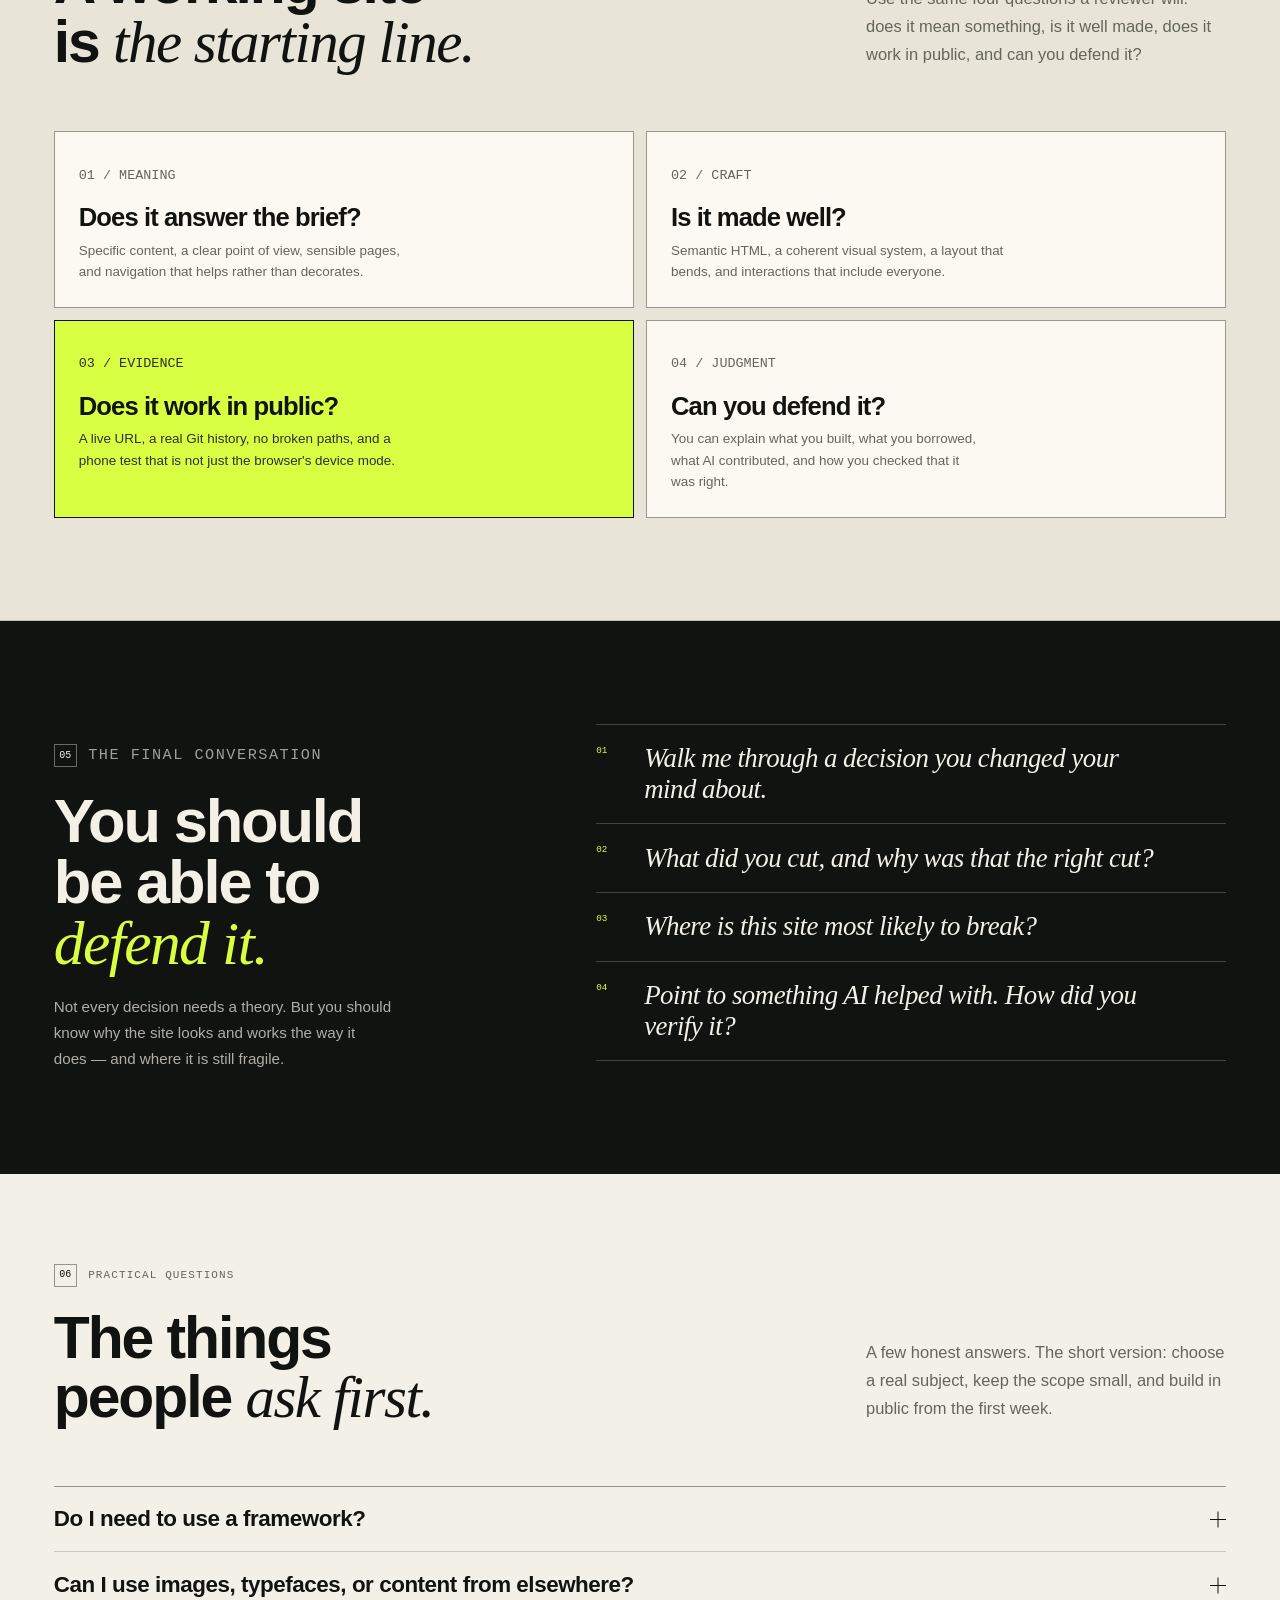
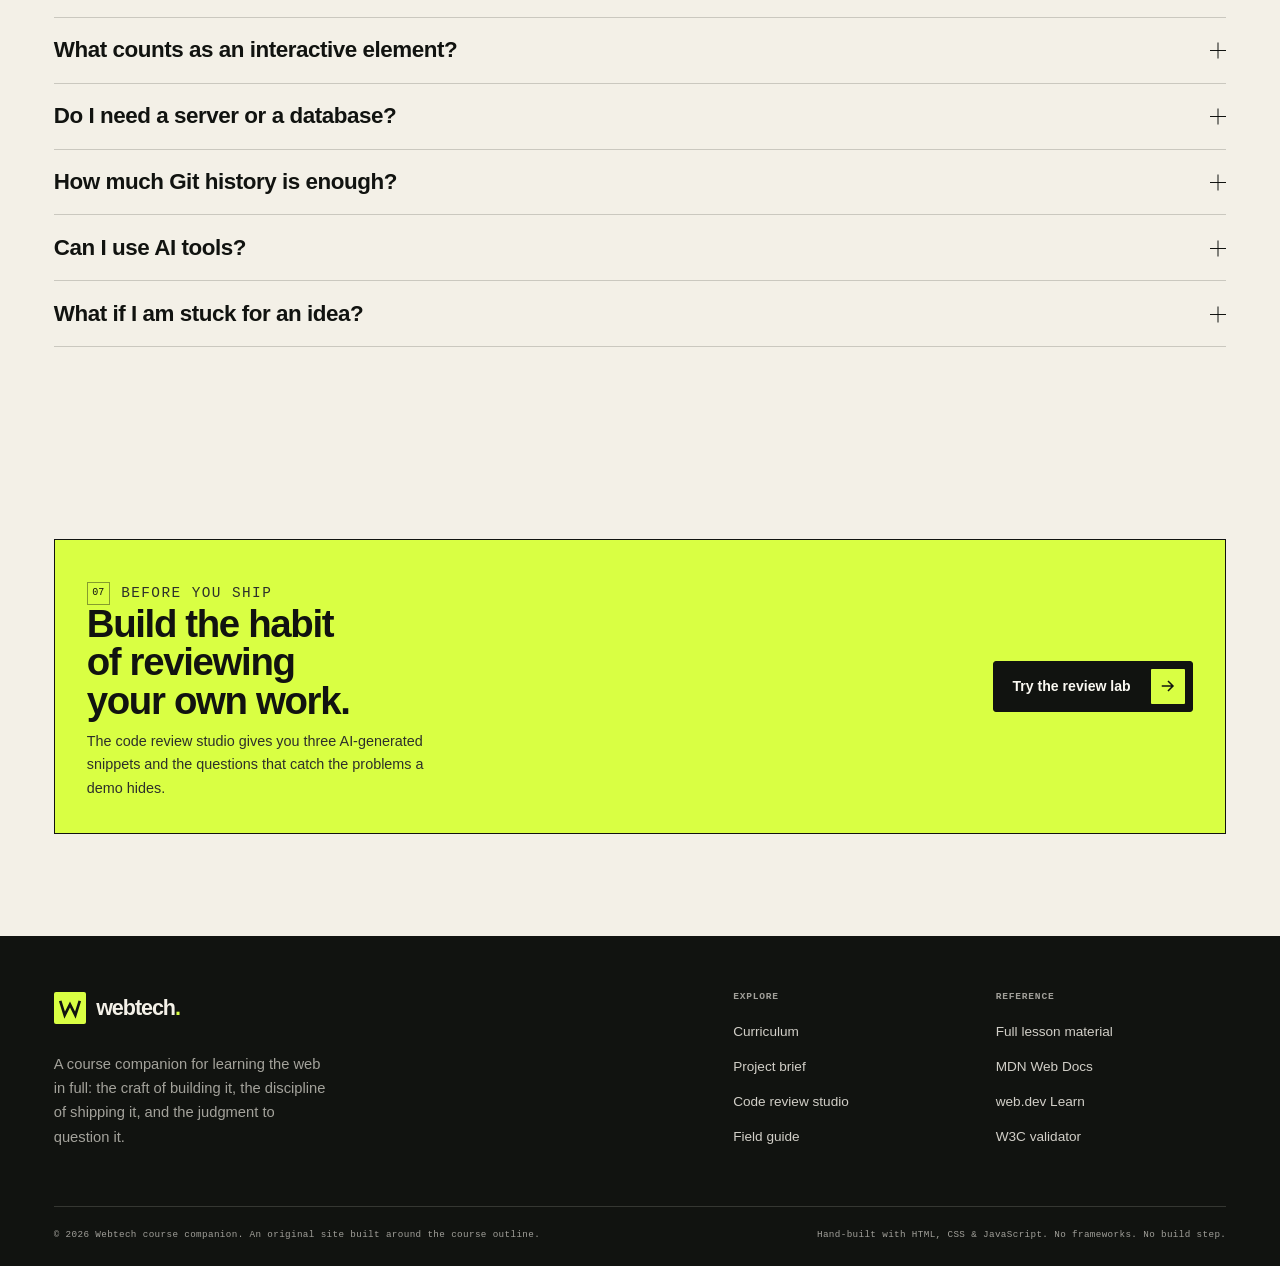
<file: project.html>
<!doctype html>
<html lang="en">
<head>
  <meta charset="utf-8">
  <meta name="viewport" content="width=device-width, initial-scale=1">
  <title>The project — Web Technology</title>
  <meta name="description" content="The Web Technology project brief: build a four-page website of your own, with semantic accessible markup, responsive layout, an interaction, a live URL, and a real Git history.">
  <meta name="theme-color" content="#f3f0e7">
  <link rel="icon" href="assets/favicon.svg" type="image/svg+xml">
  <link rel="stylesheet" href="assets/css/styles.css">
  <script>document.documentElement.classList.add('js');</script>
</head>
<body>
  <a class="skip-link" href="#main">Skip to content</a>

  <header class="site-header">
    <div class="shell header-inner">
      <a class="brand" href="index.html" aria-label="Webtech home">
        <span class="brand-mark" aria-hidden="true">
          <svg viewBox="0 0 36 36"><path d="M7 10l5 16 6-12 6 12 5-16" fill="none" stroke="currentColor" stroke-width="3"/></svg>
        </span>
        <span class="brand-name">webtech<span class="brand-dot">.</span></span>
      </a>
      <p class="header-note">Web Technology <span>/</span> Course companion</p>
      <button class="nav-toggle" type="button" aria-expanded="false" aria-controls="site-nav" data-nav-toggle>
        <span class="nav-toggle-text" data-nav-text>Menu</span>
        <span class="nav-toggle-bars" aria-hidden="true"><span></span><span></span></span>
      </button>
      <nav class="site-nav" id="site-nav" aria-label="Primary">
        <ul class="site-nav-list">
          <li><a href="index.html">Overview</a></li>
          <li><a href="curriculum.html">Curriculum</a></li>
          <li><a href="project.html" aria-current="page">Project</a></li>
          <li><a href="code-review.html">Code review</a></li>
          <li><a href="field-guide.html">Field guide</a></li>
        </ul>
        <a class="site-nav-cta" href="#requirements">
          Track the brief
          <svg class="icon-arrow" viewBox="0 0 16 16" aria-hidden="true"><path d="M2.5 8h10M8.5 3.5 13 8l-4.5 4.5"/></svg>
        </a>
      </nav>
    </div>
  </header>

  <main id="main" tabindex="-1">
    <section class="page-hero" aria-labelledby="page-title">
      <div class="shell">
        <div class="page-hero-top">
          <nav class="breadcrumb" aria-label="Breadcrumb">
            <ol>
              <li><a href="index.html">Overview</a></li>
              <li aria-current="page">The project</li>
            </ol>
          </nav>
          <span class="page-code">CH. 02 / The brief</span>
        </div>
        <div class="page-hero-grid">
          <div>
            <p class="eyebrow"><span>02</span> The project brief</p>
            <h1 class="page-title" id="page-title">One brief. <span class="serif">Your name on it.</span></h1>
            <p class="page-lede">This is not a worksheet. You will design and build a complete site of your own, put it at a real address, and explain the decisions behind it. A portfolio, a business, a guide, a tool &mdash; the subject is yours.</p>
          </div>
          <aside class="page-hero-aside" aria-labelledby="facts-title">
            <h2 class="visually-hidden" id="facts-title">Project at a glance</h2>
            <dl class="fact-sheet">
              <div class="fact">
                <dt>Pages minimum</dt>
                <dd>04+ <span>with navigation that works everywhere</span></dd>
              </div>
              <div class="fact">
                <dt>Requirements</dt>
                <dd>07 <span>each one reviewed before you ship</span></dd>
              </div>
              <div class="fact">
                <dt>Live address</dt>
                <dd>01 <span>a real URL, open to anyone</span></dd>
              </div>
              <div class="fact">
                <dt>Backend needed</dt>
                <dd>00 <span>no server-side code or database required</span></dd>
              </div>
            </dl>
          </aside>
        </div>
      </div>
    </section>

    <section class="section" aria-labelledby="ideas-title">
      <div class="shell">
        <div class="section-heading">
          <div>
            <p class="eyebrow"><span>01</span> Find your subject</p>
            <h2 class="section-title" id="ideas-title">Start with what <span class="serif">you already know.</span></h2>
          </div>
          <p class="section-intro">The best project is not the most ambitious one. It is the one you can fill with specific, honest content &mdash; and still want to look at after twelve iterations.</p>
        </div>

        <div class="idea-grid">
          <article class="idea">
            <div class="idea-top"><span class="idea-number">01</span><span class="idea-type">Personal</span></div>
            <h3>The portfolio</h3>
            <p>Six projects, a short about page, and a way to get in touch. Use it to practise editing your own work.</p>
          </article>
          <article class="idea">
            <div class="idea-top"><span class="idea-number">02</span><span class="idea-type">Commercial</span></div>
            <h3>The small business</h3>
            <p>A real service, clear prices, and hours people can actually find. Content first; decoration second.</p>
          </article>
          <article class="idea">
            <div class="idea-top"><span class="idea-number">03</span><span class="idea-type">Editorial</span></div>
            <h3>The field guide</h3>
            <p>What you know about a place, a craft, a species, or a scene. Built to be browsed slowly.</p>
          </article>
          <article class="idea">
            <div class="idea-top"><span class="idea-number">04</span><span class="idea-type">Utility</span></div>
            <h3>The useful tool</h3>
            <p>A calculator, planner, or tracker that does one job well &mdash; and tells you when the input is wrong.</p>
          </article>
          <article class="idea">
            <div class="idea-top"><span class="idea-number">05</span><span class="idea-type">Community</span></div>
            <h3>The local directory</h3>
            <p>The good cafés, repair shops, and quiet corners. A small site with a strong point of view.</p>
          </article>
          <article class="idea">
            <div class="idea-top"><span class="idea-number">06</span><span class="idea-type">Essay</span></div>
            <h3>The argument</h3>
            <p>A researched point of view, structured to be read on a phone and accessible to everyone.</p>
          </article>
        </div>
      </div>
    </section>

    <section class="section requirements-section" id="requirements" aria-labelledby="requirements-title">
      <div class="shell">
        <div class="requirements-layout">
          <div class="requirements-copy">
            <p class="eyebrow"><span>02</span> The non-negotiables</p>
            <h2 id="requirements-title">Seven ways a site <span class="serif">earns a pass.</span></h2>
            <p>Every requirement is something a stranger can check. Use the tracker as you work; a site is not finished just because it renders.</p>
            <p class="requirements-note">No server-side programming. No database. A well-built static site is enough.</p>
          </div>

          <div class="tracker" data-project-tracker>
            <div class="tracker-head">
              <div>
                <p class="tracker-label">Your build tracker</p>
                <p class="tracker-count"><span data-tracker-count>0</span> / 7 complete</p>
              </div>
              <button class="tracker-reset" type="button" data-tracker-reset>Reset</button>
            </div>
            <div class="tracker-bar" role="progressbar" aria-label="Project requirements complete" aria-valuemin="0" aria-valuemax="7" aria-valuenow="0" data-tracker-progress>
              <span data-tracker-bar></span>
            </div>
            <ul class="tracker-list">
              <li>
                <label class="tracker-item">
                  <input type="checkbox" value="pages" data-tracker-item>
                  <span class="tracker-check" aria-hidden="true"></span>
                  <span class="tracker-copy">
                    <strong>Four pages or more</strong>
                    <span>A homepage plus at least three others, reachable through navigation that works on every page.</span>
                  </span>
                </label>
              </li>
              <li>
                <label class="tracker-item">
                  <input type="checkbox" value="content" data-tracker-item>
                  <span class="tracker-check" aria-hidden="true"></span>
                  <span class="tracker-copy">
                    <strong>Content that is yours</strong>
                    <span>Your words, your images, your point of view. Credit anything you borrow.</span>
                  </span>
                </label>
              </li>
              <li>
                <label class="tracker-item">
                  <input type="checkbox" value="accessible" data-tracker-item>
                  <span class="tracker-check" aria-hidden="true"></span>
                  <span class="tracker-copy">
                    <strong>Semantic, accessible markup</strong>
                    <span>Headings in order, real links and buttons, useful alt text, visible focus, keyboard paths.</span>
                  </span>
                </label>
              </li>
              <li>
                <label class="tracker-item">
                  <input type="checkbox" value="responsive" data-tracker-item>
                  <span class="tracker-check" aria-hidden="true"></span>
                  <span class="tracker-copy">
                    <strong>Responsive by design</strong>
                    <span>It works at 360 pixels wide. No horizontal scroll, no microscopic tap targets.</span>
                  </span>
                </label>
              </li>
              <li>
                <label class="tracker-item">
                  <input type="checkbox" value="interactive" data-tracker-item>
                  <span class="tracker-check" aria-hidden="true"></span>
                  <span class="tracker-copy">
                    <strong>At least one interaction</strong>
                    <span>A filter, form, calculator, gallery, or theme switch &mdash; something the user can actually do.</span>
                  </span>
                </label>
              </li>
              <li>
                <label class="tracker-item">
                  <input type="checkbox" value="live" data-tracker-item>
                  <span class="tracker-check" aria-hidden="true"></span>
                  <span class="tracker-copy">
                    <strong>Live at a real address</strong>
                    <span>A public URL a stranger can open. Not a screenshot, not a localhost link.</span>
                  </span>
                </label>
              </li>
              <li>
                <label class="tracker-item">
                  <input type="checkbox" value="git" data-tracker-item>
                  <span class="tracker-check" aria-hidden="true"></span>
                  <span class="tracker-copy">
                    <strong>A Git history of the work</strong>
                    <span>Small, honest commits that show the site developing &mdash; not one final upload called &ldquo;done&rdquo;.</span>
                  </span>
                </label>
              </li>
            </ul>
            <p class="tracker-note">Saved in this browser only. Nothing is submitted anywhere.</p>
          </div>
        </div>
      </div>
    </section>

    <section class="section" aria-labelledby="process-title">
      <div class="shell">
        <div class="section-heading">
          <div>
            <p class="eyebrow"><span>03</span> The working sequence</p>
            <h2 class="section-title" id="process-title">From blank page <span class="serif">to live address.</span></h2>
          </div>
          <p class="section-intro">A sensible order to work in. Move backward when you discover the content does not fit the design &mdash; that is not failure, it is the process.</p>
        </div>

        <ol class="process-list">
          <li class="process-step">
            <div class="process-step-top"><span class="process-number">01</span><span class="process-output">One sentence</span></div>
            <h3>Frame</h3>
            <p>State who the site is for, what it does, and why you are the person to make it. If you cannot fit it in a sentence, narrow it.</p>
          </li>
          <li class="process-step">
            <div class="process-step-top"><span class="process-number">02</span><span class="process-output">A sitemap</span></div>
            <h3>Map</h3>
            <p>List the pages and the content each one owns. Draw the navigation before you write the CSS. Five boxes on paper are enough.</p>
          </li>
          <li class="process-step">
            <div class="process-step-top"><span class="process-number">03</span><span class="process-output">Content in HTML</span></div>
            <h3>Mark up</h3>
            <p>Write the real content first, in elements that describe it. Get the structure and headings right before decoration.</p>
          </li>
          <li class="process-step">
            <div class="process-step-top"><span class="process-number">04</span><span class="process-output">Phone first</span></div>
            <h3>Shape</h3>
            <p>Build the small layout first, then let it grow. Use the browser at 360 pixels. Add complexity only when the content asks for it.</p>
          </li>
          <li class="process-step">
            <div class="process-step-top"><span class="process-number">05</span><span class="process-output">One good interaction</span></div>
            <h3>Move</h3>
            <p>Add the JavaScript your site genuinely needs. Test keyboard access, error states, and the path where the user does everything wrong.</p>
          </li>
          <li class="process-step">
            <div class="process-step-top"><span class="process-number">06</span><span class="process-output">Live URL + history</span></div>
            <h3>Ship</h3>
            <p>Commit often, deploy, test the live copy on a real phone, and fix what breaks. Then write down what you would do next.</p>
          </li>
        </ol>
      </div>
    </section>

    <section class="section section--tint" aria-labelledby="rubric-title">
      <div class="shell">
        <div class="section-heading">
          <div>
            <p class="eyebrow"><span>04</span> Before you call it done</p>
            <h2 class="section-title" id="rubric-title">A working site is <span class="serif">the starting line.</span></h2>
          </div>
          <p class="section-intro">Use the same four questions a reviewer will: does it mean something, is it well made, does it work in public, and can you defend it?</p>
        </div>

        <div class="rubric-grid">
          <article class="rubric-card">
            <p class="rubric-number">01 / MEANING</p>
            <h3>Does it answer the brief?</h3>
            <p>Specific content, a clear point of view, sensible pages, and navigation that helps rather than decorates.</p>
          </article>
          <article class="rubric-card">
            <p class="rubric-number">02 / CRAFT</p>
            <h3>Is it made well?</h3>
            <p>Semantic HTML, a coherent visual system, a layout that bends, and interactions that include everyone.</p>
          </article>
          <article class="rubric-card">
            <p class="rubric-number">03 / EVIDENCE</p>
            <h3>Does it work in public?</h3>
            <p>A live URL, a real Git history, no broken paths, and a phone test that is not just the browser's device mode.</p>
          </article>
          <article class="rubric-card">
            <p class="rubric-number">04 / JUDGMENT</p>
            <h3>Can you defend it?</h3>
            <p>You can explain what you built, what you borrowed, what AI contributed, and how you checked that it was right.</p>
          </article>
        </div>
      </div>
    </section>

    <section class="section section--ink" aria-labelledby="defense-title">
      <div class="shell">
        <div class="defense-grid">
          <div class="defense-copy">
            <p class="eyebrow"><span>05</span> The final conversation</p>
            <h2 id="defense-title">You should be able to <span class="serif">defend it.</span></h2>
            <p>Not every decision needs a theory. But you should know why the site looks and works the way it does &mdash; and where it is still fragile.</p>
          </div>
          <ol class="defense-prompts">
            <li>Walk me through a decision you changed your mind about.</li>
            <li>What did you cut, and why was that the right cut?</li>
            <li>Where is this site most likely to break?</li>
            <li>Point to something AI helped with. How did you verify it?</li>
          </ol>
        </div>
      </div>
    </section>

    <section class="faq-section" aria-labelledby="faq-title">
      <div class="shell">
        <div class="section-heading">
          <div>
            <p class="eyebrow"><span>06</span> Practical questions</p>
            <h2 class="section-title" id="faq-title">The things people <span class="serif">ask first.</span></h2>
          </div>
          <p class="section-intro">A few honest answers. The short version: choose a real subject, keep the scope small, and build in public from the first week.</p>
        </div>

        <div class="faq-list">
          <details class="faq-item">
            <summary>Do I need to use a framework?<span class="faq-toggle" aria-hidden="true"></span></summary>
            <div class="faq-answer"><p>No. The brief is deliberately built on HTML, CSS, and JavaScript fundamentals. If you choose to add a library, you need to be able to explain what it is doing for you and what it costs.</p></div>
          </details>
          <details class="faq-item">
            <summary>Can I use images, typefaces, or content from elsewhere?<span class="faq-toggle" aria-hidden="true"></span></summary>
            <div class="faq-answer"><p>Your own words and point of view are required. Use images and fonts you have the right to use, and credit them. Borrowing a layout idea is normal; presenting someone else's work as your own is not.</p></div>
          </details>
          <details class="faq-item">
            <summary>What counts as an interactive element?<span class="faq-toggle" aria-hidden="true"></span></summary>
            <div class="faq-answer"><p>A filter, a calculator, a form with real validation, a gallery with keyboard controls, a saved checklist, a theme switch. It should do something useful, make sense without a mouse, and handle the case where the user gets it wrong.</p></div>
          </details>
          <details class="faq-item">
            <summary>Do I need a server or a database?<span class="faq-toggle" aria-hidden="true"></span></summary>
            <div class="faq-answer"><p>No. Neither is required. A static site deployed to a host is enough to meet the brief. If you want to experiment beyond it, that is your choice, not a requirement.</p></div>
          </details>
          <details class="faq-item">
            <summary>How much Git history is enough?<span class="faq-toggle" aria-hidden="true"></span></summary>
            <div class="faq-answer"><p>Enough that the development is visible: a first scaffold, then small commits as pages, styles, and features arrive. One commit called &ldquo;final&rdquo; does not show the work; a readable history does.</p></div>
          </details>
          <details class="faq-item">
            <summary>Can I use AI tools?<span class="faq-toggle" aria-hidden="true"></span></summary>
            <div class="faq-answer"><p>Yes &mdash; but you own what you submit. Use AI to explore, draft, and debug; then verify it, adapt it, and be ready to explain every line you keep. The course is designed to make you the reviewer, not the relay.</p></div>
          </details>
          <details class="faq-item">
            <summary>What if I am stuck for an idea?<span class="faq-toggle" aria-hidden="true"></span></summary>
            <div class="faq-answer"><p>Start with the idea bank above. Pick a subject you can explain without research, then narrow it until four pages feel natural. A small, complete site beats an ambitious, unfinished one.</p></div>
          </details>
        </div>
      </div>
    </section>

    <section class="section" aria-labelledby="next-title">
      <div class="shell">
        <div class="curriculum-cta">
          <div>
            <p class="eyebrow"><span>07</span> Before you ship</p>
            <h2 id="next-title">Build the habit of reviewing your own work.</h2>
            <p>The code review studio gives you three AI-generated snippets and the questions that catch the problems a demo hides.</p>
          </div>
          <a class="button" href="code-review.html">
            Try the review lab
            <span class="button-icon" aria-hidden="true">
              <svg class="icon-arrow" viewBox="0 0 16 16"><path d="M2.5 8h10M8.5 3.5 13 8l-4.5 4.5"/></svg>
            </span>
          </a>
        </div>
      </div>
    </section>
  </main>

  <footer class="site-footer">
    <div class="shell">
      <div class="footer-grid">
        <div class="footer-brand">
          <a class="brand" href="index.html" aria-label="Webtech home">
            <span class="brand-mark" aria-hidden="true">
              <svg viewBox="0 0 36 36"><path d="M7 10l5 16 6-12 6 12 5-16" fill="none" stroke="currentColor" stroke-width="3"/></svg>
            </span>
            <span class="brand-name">webtech<span class="brand-dot">.</span></span>
          </a>
          <p class="footer-tagline">A course companion for learning the web in full: the craft of building it, the discipline of shipping it, and the judgment to question it.</p>
        </div>
        <div class="footer-links">
          <div>
            <h2 class="footer-heading">Explore</h2>
            <ul>
              <li><a href="curriculum.html">Curriculum</a></li>
              <li><a href="project.html">Project brief</a></li>
              <li><a href="code-review.html">Code review studio</a></li>
              <li><a href="field-guide.html">Field guide</a></li>
            </ul>
          </div>
          <div>
            <h2 class="footer-heading">Reference</h2>
            <ul>
              <li><a href="https://webtech.landrock.io/" rel="external">Full lesson material</a></li>
              <li><a href="https://developer.mozilla.org/" rel="external">MDN Web Docs</a></li>
              <li><a href="https://web.dev/learn" rel="external">web.dev Learn</a></li>
              <li><a href="https://validator.w3.org/" rel="external">W3C validator</a></li>
            </ul>
          </div>
        </div>
      </div>
      <div class="footer-bottom">
        <p>&copy; 2026 Webtech course companion. An original site built around the course outline.</p>
        <p>Hand-built with HTML, CSS &amp; JavaScript. No frameworks. No build step.</p>
      </div>
    </div>
  </footer>

  <script src="assets/js/site.js" defer></script>
</body>
</html>
</file>
<file: assets/css/styles.css>
/* ==========================================================================
   Webtech course companion
   Hand-written CSS. No framework, no build step.
   ========================================================================== */

/* 1. Tokens and reset
   ========================================================================== */
:root {
  --paper: #f3f0e7;
  --paper-bright: #fbf9f2;
  --paper-dim: #e8e4d7;
  --ink: #111310;
  --ink-soft: #2d302a;
  --muted: #64665c;
  --line: rgba(17, 19, 16, 0.18);
  --line-strong: rgba(17, 19, 16, 0.42);
  --acid: #d9ff43;
  --acid-deep: #b8df24;
  --blue: #2942ff;
  --orange: #ff5b37;
  --green: #2f5b3d;
  --white: #fffdf7;
  --max-width: 1320px;
  --gutter: clamp(1.25rem, 4.2vw, 4.5rem);
  --radius: 3px;
  --font-sans: "Segoe UI Variable Text", "Segoe UI", "Helvetica Neue", Helvetica, Arial, sans-serif;
  --font-display: "Bahnschrift", "DIN Alternate", "Avenir Next Condensed", "Franklin Gothic Medium", "Segoe UI", sans-serif;
  --font-serif: "Iowan Old Style", "Palatino Linotype", Palatino, "Book Antiqua", Georgia, serif;
  --font-mono: ui-monospace, "Cascadia Mono", "Cascadia Code", Consolas, "Liberation Mono", monospace;
  --ease: cubic-bezier(0.22, 1, 0.36, 1);
}

*,
*::before,
*::after {
  box-sizing: border-box;
}

* {
  margin: 0;
}

html {
  scroll-behavior: smooth;
  -webkit-text-size-adjust: 100%;
}

body {
  min-height: 100vh;
  background: var(--paper);
  color: var(--ink);
  font-family: var(--font-sans);
  font-size: 1rem;
  line-height: 1.65;
  -webkit-font-smoothing: antialiased;
  text-rendering: optimizeLegibility;
}

body::before {
  position: fixed;
  z-index: 1000;
  inset: 0;
  pointer-events: none;
  content: "";
  opacity: 0.035;
  background-image: url("data:image/svg+xml,%3Csvg xmlns='http://www.w3.org/2000/svg' width='160' height='160'%3E%3Cfilter id='n'%3E%3CfeTurbulence type='fractalNoise' baseFrequency='.82' numOctaves='3' stitchTiles='stitch'/%3E%3C/filter%3E%3Crect width='100%25' height='100%25' filter='url(%23n)'/%3E%3C/svg%3E");
}

body.nav-open {
  overflow: hidden;
}

img,
svg {
  display: block;
  max-width: 100%;
}

button,
input,
select,
textarea {
  font: inherit;
}

button {
  color: inherit;
}

a {
  color: inherit;
  text-decoration-thickness: 1px;
  text-underline-offset: 0.18em;
}

ul,
ol {
  padding: 0;
}

p,
li,
dd {
  text-wrap: pretty;
}

h1,
h2,
h3,
h4 {
  font-family: var(--font-display);
  font-weight: 600;
  line-height: 1;
  letter-spacing: -0.035em;
  text-wrap: balance;
}

h1 {
  font-size: clamp(3.25rem, 7.2vw, 7rem);
}

h2 {
  font-size: clamp(2.25rem, 4.6vw, 4.4rem);
}

h3 {
  font-size: clamp(1.25rem, 2vw, 1.7rem);
}

::selection {
  color: var(--ink);
  background: var(--acid);
}

#main:focus {
  outline: none;
}

:focus-visible {
  outline: 2px solid var(--blue);
  outline-offset: 4px;
}

[hidden] {
  display: none !important;
}

/* 2. Shared utilities
   ========================================================================== */
.shell {
  width: 100%;
  max-width: var(--max-width);
  margin-inline: auto;
  padding-inline: var(--gutter);
}

.mono,
.mono-label {
  font-family: var(--font-mono);
  font-size: 0.6875rem;
  font-weight: 400;
  line-height: 1.5;
  letter-spacing: 0.09em;
  text-transform: uppercase;
}

.serif {
  font-family: var(--font-serif);
  font-style: italic;
  font-weight: 400;
  letter-spacing: -0.025em;
}

.eyebrow {
  display: flex;
  align-items: center;
  gap: 0.7rem;
  color: var(--muted);
  font-family: var(--font-mono);
  font-size: 0.6875rem;
  line-height: 1.4;
  letter-spacing: 0.1em;
  text-transform: uppercase;
}

.eyebrow > span:first-child {
  display: inline-grid;
  width: 1.45rem;
  height: 1.45rem;
  place-items: center;
  border: 1px solid var(--line-strong);
  color: var(--ink);
  font-size: 0.625rem;
  letter-spacing: 0;
}

.section--ink .eyebrow,
.section--ink .mono {
  color: rgba(243, 240, 231, 0.64);
}

.section--ink .eyebrow > span:first-child {
  border-color: rgba(243, 240, 231, 0.4);
  color: var(--paper);
}

.section {
  position: relative;
  padding-block: clamp(4.5rem, 8vw, 7.5rem);
}

.section--tint {
  background: var(--paper-dim);
  border-block: 1px solid var(--line);
}

.section--ink {
  color: var(--paper);
  background: var(--ink);
}

.section--ink a {
  color: var(--paper);
}

.section-heading {
  display: grid;
  grid-template-columns: minmax(0, 1.35fr) minmax(16rem, 0.65fr);
  gap: clamp(2rem, 5vw, 5rem);
  align-items: end;
  margin-bottom: clamp(2.5rem, 4.5vw, 4rem);
}

.section-title {
  max-width: 17ch;
  margin-top: 1.4rem;
}

.section-intro {
  max-width: 42ch;
  padding-bottom: 0.35rem;
  color: var(--muted);
  font-size: 1.03rem;
  line-height: 1.7;
}

.section--ink .section-intro {
  color: rgba(243, 240, 231, 0.7);
}

.section-heading--light .eyebrow {
  color: rgba(243, 240, 231, 0.64);
}

.section-heading--light .section-intro {
  color: rgba(243, 240, 231, 0.7);
}

.section-foot {
  display: flex;
  flex-wrap: wrap;
  gap: 1rem 2rem;
  align-items: center;
  justify-content: space-between;
  margin-top: 2.5rem;
  padding-top: 1.25rem;
  border-top: 1px solid var(--line);
  color: var(--muted);
  font-family: var(--font-mono);
  font-size: 0.6875rem;
  letter-spacing: 0.08em;
  text-transform: uppercase;
}

.section--ink .section-foot {
  color: rgba(243, 240, 231, 0.6);
  border-color: rgba(243, 240, 231, 0.2);
}

.link-arrow {
  display: inline-flex;
  align-items: center;
  gap: 0.6rem;
  width: fit-content;
  padding-bottom: 0.15rem;
  border-bottom: 1px solid currentColor;
  font-size: 0.9rem;
  font-weight: 600;
  text-decoration: none;
  transition: gap 180ms var(--ease), border-color 180ms var(--ease);
}

.link-arrow svg {
  width: 1rem;
  height: 1rem;
  transition: transform 180ms var(--ease);
}

.link-arrow:hover {
  gap: 0.9rem;
  border-color: var(--blue);
}

.section--ink .link-arrow:hover {
  color: var(--acid);
  border-color: var(--acid);
}

.icon-arrow {
  width: 1em;
  height: 1em;
  fill: none;
  stroke: currentColor;
  stroke-linecap: square;
  stroke-linejoin: miter;
  stroke-width: 1.5;
}

.skip-link {
  position: fixed;
  z-index: 200;
  top: 0.75rem;
  left: 0.75rem;
  padding: 0.7rem 1rem;
  color: var(--ink);
  background: var(--acid);
  border: 1px solid var(--ink);
  font-family: var(--font-mono);
  font-size: 0.75rem;
  text-decoration: none;
  transform: translateY(-150%);
  transition: transform 150ms ease;
}

.skip-link:focus {
  transform: translateY(0);
}

.visually-hidden {
  position: absolute !important;
  overflow: hidden;
  width: 1px;
  height: 1px;
  padding: 0;
  border: 0;
  margin: -1px;
  clip: rect(0 0 0 0);
  clip-path: inset(50%);
  white-space: nowrap;
}

/* 3. Buttons
   ========================================================================== */
.button {
  --button-bg: var(--ink);
  --button-fg: var(--paper-bright);
  --button-border: var(--ink);
  display: inline-flex;
  min-height: 3.15rem;
  align-items: center;
  justify-content: space-between;
  gap: 1.25rem;
  padding: 0.45rem 0.45rem 0.45rem 1.15rem;
  border: 1px solid var(--button-border);
  border-radius: var(--radius);
  color: var(--button-fg);
  background: var(--button-bg);
  font-size: 0.88rem;
  font-weight: 600;
  line-height: 1.25;
  text-decoration: none;
  cursor: pointer;
  transition: transform 180ms var(--ease), box-shadow 180ms var(--ease), background-color 180ms ease;
}

.button:hover {
  box-shadow: 4px 4px 0 var(--acid);
  transform: translate(-2px, -2px);
}

.button:active {
  box-shadow: 1px 1px 0 var(--acid);
  transform: translate(0, 0);
}

.button-icon {
  display: inline-grid;
  width: 2.15rem;
  height: 2.15rem;
  flex: 0 0 auto;
  place-items: center;
  color: var(--ink);
  background: var(--acid);
  border-radius: 1px;
}

.button-icon svg {
  width: 1rem;
  height: 1rem;
}

.button--acid {
  --button-bg: var(--acid);
  --button-fg: var(--ink);
  --button-border: var(--ink);
}

.button--acid:hover {
  box-shadow: 4px 4px 0 var(--blue);
}

.button--acid .button-icon {
  color: var(--paper-bright);
  background: var(--ink);
}

.button--ghost {
  --button-bg: transparent;
  --button-fg: var(--ink);
  --button-border: var(--line-strong);
}

.button--ghost:hover {
  --button-border: var(--ink);
  box-shadow: 4px 4px 0 var(--paper-dim);
}

.section--ink .button--ghost {
  --button-fg: var(--paper);
  --button-border: rgba(243, 240, 231, 0.5);
}

.section--ink .button--ghost:hover {
  --button-border: var(--acid);
  box-shadow: 4px 4px 0 rgba(217, 255, 67, 0.2);
}

.button--small {
  min-height: 2.55rem;
  gap: 0.8rem;
  padding: 0.3rem 0.35rem 0.3rem 0.9rem;
  font-size: 0.8rem;
}

.button--small .button-icon {
  width: 1.8rem;
  height: 1.8rem;
}

.actions {
  display: flex;
  flex-wrap: wrap;
  gap: 0.75rem;
  align-items: center;
}

/* 4. Header and navigation
   ========================================================================== */
.site-header {
  position: sticky;
  z-index: 70;
  top: 0;
  border-bottom: 1px solid var(--line);
  background: rgba(243, 240, 231, 0.88);
  -webkit-backdrop-filter: blur(18px);
  backdrop-filter: blur(18px);
}

.header-inner {
  display: flex;
  min-height: 4.75rem;
  align-items: center;
  gap: 1.25rem;
}

.brand {
  display: inline-flex;
  flex: 0 0 auto;
  align-items: center;
  gap: 0.65rem;
  color: var(--ink);
  text-decoration: none;
}

.brand-mark {
  display: grid;
  width: 2rem;
  height: 2rem;
  place-items: center;
  color: var(--acid);
  background: var(--ink);
  border-radius: 2px;
  transition: transform 220ms var(--ease), background-color 220ms ease;
}

.brand-mark svg {
  width: 100%;
  height: 100%;
}

.brand:hover .brand-mark {
  transform: rotate(-4deg);
}

.brand-name {
  font-family: var(--font-display);
  font-size: 1.35rem;
  font-weight: 600;
  line-height: 1;
  letter-spacing: -0.05em;
}

.brand-dot {
  color: var(--blue);
}

.header-note {
  padding-left: 1.15rem;
  border-left: 1px solid var(--line-strong);
  color: var(--muted);
  font-family: var(--font-mono);
  font-size: 0.625rem;
  letter-spacing: 0.08em;
  text-transform: uppercase;
}

.header-note span {
  color: var(--line-strong);
}

.site-nav {
  display: flex;
  align-items: center;
  gap: 1.5rem;
  margin-left: auto;
}

.site-nav-list {
  display: flex;
  align-items: center;
  gap: clamp(0.9rem, 1.7vw, 1.55rem);
  list-style: none;
}

.site-nav-list a {
  position: relative;
  display: inline-flex;
  align-items: center;
  min-height: 2.5rem;
  font-size: 0.82rem;
  font-weight: 600;
  text-decoration: none;
}

.site-nav-list a::after {
  position: absolute;
  right: 0;
  bottom: 0.2rem;
  left: 0;
  height: 2px;
  content: "";
  background: var(--blue);
  transform: scaleX(0);
  transform-origin: left;
  transition: transform 180ms var(--ease);
}

.site-nav-list a:hover::after {
  transform: scaleX(1);
}

.site-nav-list a[aria-current="page"] {
  color: var(--blue);
}

.site-nav-list a[aria-current="page"]::after {
  transform: scaleX(1);
}

.site-nav-cta {
  display: inline-flex;
  min-height: 2.55rem;
  align-items: center;
  gap: 0.75rem;
  padding: 0.3rem 0.35rem 0.3rem 0.9rem;
  color: var(--paper-bright);
  background: var(--ink);
  border: 1px solid var(--ink);
  border-radius: var(--radius);
  font-size: 0.8rem;
  font-weight: 600;
  text-decoration: none;
  transition: background-color 180ms ease, color 180ms ease;
}

.site-nav-cta svg {
  width: 1.75rem;
  height: 1.75rem;
  padding: 0.35rem;
  color: var(--ink);
  background: var(--acid);
}

.site-nav-cta:hover {
  color: var(--ink);
  background: var(--acid);
}

.nav-toggle {
  display: none;
  align-items: center;
  gap: 0.8rem;
  margin-left: auto;
  padding: 0.6rem 0;
  border: 0;
  background: transparent;
  font-family: var(--font-mono);
  font-size: 0.6875rem;
  letter-spacing: 0.08em;
  text-transform: uppercase;
  cursor: pointer;
}

.nav-toggle-bars {
  display: grid;
  width: 1.45rem;
  gap: 5px;
}

.nav-toggle-bars span {
  display: block;
  height: 1.5px;
  background: currentColor;
  transition: transform 220ms var(--ease);
}

.nav-toggle[aria-expanded="true"] .nav-toggle-bars span:first-child {
  transform: translateY(3.25px) rotate(45deg);
}

.nav-toggle[aria-expanded="true"] .nav-toggle-bars span:last-child {
  transform: translateY(-3.25px) rotate(-45deg);
}

/* 5. Hero
   ========================================================================== */
.hero {
  position: relative;
  overflow: hidden;
  padding-block: clamp(3.25rem, 6.4vw, 6.6rem) clamp(3.5rem, 6.4vw, 6rem);
}

.hero::before {
  position: absolute;
  z-index: -1;
  top: 0;
  right: max(var(--gutter), calc((100vw - var(--max-width)) / 2 + var(--gutter)));
  width: 1px;
  height: 100%;
  content: "";
  background: linear-gradient(to bottom, transparent, var(--line) 14%, var(--line) 82%, transparent);
}

.hero-grid {
  display: grid;
  grid-template-columns: minmax(0, 1.12fr) minmax(21rem, 0.78fr);
  gap: clamp(3rem, 6vw, 6.5rem);
  align-items: center;
}

.hero-title {
  max-width: 100%;
  margin-top: 1.4rem;
  font-size: clamp(3.4rem, 6.4vw, 6.6rem);
  line-height: 0.93;
  letter-spacing: -0.05em;
  text-wrap: initial;
}

.hero-title .serif {
  display: inline-block;
  color: var(--blue);
  font-size: 1.04em;
  line-height: 0.88;
}

.hero-lede {
  max-width: 48ch;
  margin-top: 1.6rem;
  color: var(--ink-soft);
  font-size: clamp(1.02rem, 1.3vw, 1.16rem);
  line-height: 1.68;
}

.hero-actions {
  display: flex;
  flex-wrap: wrap;
  gap: 0.75rem;
  margin-top: 2rem;
}

.hero-facts {
  display: grid;
  grid-template-columns: repeat(3, minmax(0, 1fr));
  max-width: 31rem;
  margin-top: clamp(2.8rem, 5vw, 4.2rem);
  padding-top: 1.1rem;
  border-top: 1px solid var(--line-strong);
}

.hero-facts div {
  padding-right: 1.25rem;
}

.hero-facts div + div {
  padding-left: 1.25rem;
  border-left: 1px solid var(--line);
}

.hero-facts dt {
  color: var(--muted);
  font-family: var(--font-mono);
  font-size: 0.6rem;
  line-height: 1.45;
  letter-spacing: 0.08em;
  text-transform: uppercase;
}

.hero-facts dd {
  margin-top: 0.35rem;
  font-family: var(--font-display);
  font-size: 1.8rem;
  line-height: 1;
  letter-spacing: -0.04em;
}

.hero-caption {
  display: flex;
  gap: 0.5rem;
  margin-top: 1.1rem;
  color: var(--muted);
  font-family: var(--font-mono);
  font-size: 0.625rem;
  line-height: 1.6;
  letter-spacing: 0.04em;
}

.hero-caption > span {
  color: var(--blue);
}

/* 6. Request lifecycle card
   ========================================================================== */
.lifecycle {
  position: relative;
  border: 1px solid var(--ink);
  border-radius: var(--radius);
  background: var(--paper-bright);
  box-shadow: 11px 11px 0 var(--acid);
}

.lifecycle-top {
  display: flex;
  min-height: 2.5rem;
  align-items: center;
  justify-content: space-between;
  gap: 1rem;
  padding: 0.55rem 0.9rem;
  color: var(--paper);
  background: var(--ink);
  font-family: var(--font-mono);
  font-size: 0.6rem;
  letter-spacing: 0.08em;
  text-transform: uppercase;
}

.lifecycle-status {
  display: inline-flex;
  align-items: center;
  gap: 0.4rem;
  color: rgba(243, 240, 231, 0.66);
}

.lifecycle-status::before {
  width: 0.4rem;
  height: 0.4rem;
  content: "";
  background: var(--acid);
  border-radius: 50%;
  box-shadow: 0 0 0 3px rgba(217, 255, 67, 0.13);
}

.lifecycle-query {
  display: flex;
  min-height: 3rem;
  align-items: center;
  gap: 0.7rem;
  padding: 0.65rem 0.9rem;
  border-bottom: 1px solid var(--line);
  color: var(--muted);
  font-family: var(--font-mono);
  font-size: 0.68rem;
  letter-spacing: 0.02em;
}

.lifecycle-query > span:first-child {
  color: var(--blue);
  font-weight: 600;
}

.lifecycle-query-arrow {
  margin-left: auto;
  color: var(--ink);
}

.stage-tabs {
  display: grid;
}

.stage-tab {
  display: grid;
  grid-template-columns: 2rem minmax(0, 1fr) 1.1rem;
  gap: 0.6rem;
  align-items: center;
  width: 100%;
  padding: 0.72rem 0.9rem;
  border: 0;
  border-bottom: 1px solid var(--line);
  color: var(--ink);
  background: transparent;
  text-align: left;
  cursor: pointer;
  transition: background-color 160ms ease;
}

.stage-tab:hover {
  background: var(--paper-dim);
}

.stage-tab[aria-selected="true"] {
  background: var(--acid);
}

.stage-tab-number {
  color: var(--muted);
  font-family: var(--font-mono);
  font-size: 0.6rem;
}

.stage-tab[aria-selected="true"] .stage-tab-number {
  color: var(--ink);
}

.stage-tab-content {
  display: flex;
  align-items: baseline;
  justify-content: space-between;
  gap: 0.8rem;
}

.stage-tab-name {
  font-family: var(--font-display);
  font-size: 1.05rem;
  font-weight: 600;
  line-height: 1;
  letter-spacing: -0.025em;
}

.stage-tab-hint {
  color: var(--muted);
  font-family: var(--font-mono);
  font-size: 0.56rem;
  letter-spacing: 0.02em;
  white-space: nowrap;
}

.stage-tab[aria-selected="true"] .stage-tab-hint {
  color: var(--ink-soft);
}

.stage-tab-mark {
  position: relative;
  width: 0.7rem;
  height: 0.7rem;
  justify-self: end;
}

.stage-tab-mark::before,
.stage-tab-mark::after {
  position: absolute;
  top: 50%;
  left: 0;
  width: 100%;
  height: 1px;
  content: "";
  background: currentColor;
  transition: transform 180ms ease;
}

.stage-tab-mark::after {
  transform: rotate(90deg);
}

.stage-tab[aria-selected="true"] .stage-tab-mark::after {
  transform: rotate(0deg);
}

.stage-panel {
  min-height: 12.8rem;
  padding: 1.1rem 1.1rem 1.2rem;
  background:
    linear-gradient(135deg, rgba(41, 66, 255, 0.045), transparent 50%),
    var(--paper-bright);
}

.stage-panel.is-changing {
  animation: panel-in 260ms var(--ease);
}

@keyframes panel-in {
  from {
    opacity: 0;
    transform: translateY(5px);
  }
  to {
    opacity: 1;
    transform: translateY(0);
  }
}

.stage-panel-kicker {
  color: var(--blue);
  font-family: var(--font-mono);
  font-size: 0.58rem;
  letter-spacing: 0.08em;
  text-transform: uppercase;
}

.stage-panel-title {
  margin-top: 0.55rem;
  font-size: clamp(1.35rem, 2vw, 1.7rem);
  line-height: 1.02;
}

.stage-panel-copy {
  max-width: 40ch;
  margin-top: 0.6rem;
  color: var(--ink-soft);
  font-size: 0.82rem;
  line-height: 1.55;
}

.stage-panel-code {
  display: block;
  max-width: 100%;
  margin-top: 0.8rem;
  padding: 0.48rem 0.6rem;
  overflow-x: auto;
  color: var(--acid);
  background: var(--ink);
  font-family: var(--font-mono);
  font-size: 0.6rem;
  line-height: 1.5;
  white-space: nowrap;
}

.lifecycle-foot {
  display: flex;
  flex-wrap: wrap;
  gap: 0.5rem 1rem;
  align-items: center;
  justify-content: space-between;
  padding: 0.7rem 0.9rem;
  border-top: 1px solid var(--line);
  color: var(--muted);
  font-family: var(--font-mono);
  font-size: 0.56rem;
  letter-spacing: 0.03em;
}

.lifecycle-foot a {
  color: var(--ink);
  font-weight: 600;
  text-decoration: none;
}

.lifecycle-foot a:hover {
  color: var(--blue);
}

/* 7. Marquee
   ========================================================================== */
.marquee {
  overflow: hidden;
  padding-block: 0.85rem;
  border-block: 1px solid var(--ink);
  color: var(--paper);
  background: var(--ink);
}

.marquee-track {
  display: flex;
  width: max-content;
  animation: marquee 34s linear infinite;
}

.marquee-group {
  display: flex;
  flex: 0 0 auto;
  align-items: center;
  gap: 1.6rem;
  padding-right: 1.6rem;
  font-family: var(--font-display);
  font-size: clamp(1.05rem, 1.7vw, 1.35rem);
  line-height: 1;
  letter-spacing: -0.02em;
  white-space: nowrap;
}

.marquee-star {
  color: var(--acid);
  font-family: var(--font-sans);
  font-size: 0.9em;
}

@keyframes marquee {
  to {
    transform: translateX(-50%);
  }
}

/* 8. Outcomes
   ========================================================================== */
.outcome-list {
  display: grid;
  grid-template-columns: repeat(2, minmax(0, 1fr));
  column-gap: clamp(2.5rem, 5vw, 5rem);
  list-style: none;
}

.outcome {
  padding: 1.55rem 0 1.8rem;
  border-top: 1px solid var(--line-strong);
}

.outcome-top {
  display: flex;
  align-items: center;
  justify-content: space-between;
  gap: 1rem;
  margin-bottom: 0.8rem;
}

.outcome-number {
  color: var(--blue);
  font-family: var(--font-mono);
  font-size: 0.65rem;
  letter-spacing: 0.06em;
}

.outcome-tag {
  padding: 0.2rem 0.5rem;
  border: 1px solid var(--line);
  border-radius: 999px;
  color: var(--muted);
  font-family: var(--font-mono);
  font-size: 0.53rem;
  letter-spacing: 0.06em;
  text-transform: uppercase;
}

.outcome h3 {
  max-width: 25ch;
  font-size: clamp(1.25rem, 1.8vw, 1.55rem);
  line-height: 1.08;
}

.outcome p {
  max-width: 50ch;
  margin-top: 0.55rem;
  color: var(--muted);
  font-size: 0.9rem;
  line-height: 1.65;
}

.outcome:hover h3 {
  color: var(--blue);
}

.outcome--feature {
  display: grid;
  grid-column: 1 / -1;
  grid-template-columns: minmax(0, 1.1fr) minmax(16rem, 0.9fr);
  gap: 1rem 3rem;
  align-items: end;
  margin-top: 0.4rem;
  padding: 2rem;
  border: 1px solid var(--ink);
  color: var(--ink);
  background: var(--acid);
}

.outcome--feature .outcome-top {
  grid-column: 1 / -1;
  margin-bottom: 0.1rem;
}

.outcome--feature .outcome-number {
  color: var(--ink);
}

.outcome--feature .outcome-tag {
  border-color: rgba(17, 19, 16, 0.35);
  color: var(--ink);
}

.outcome--feature h3 {
  max-width: 19ch;
  font-size: clamp(1.7rem, 2.8vw, 2.5rem);
}

.outcome--feature p {
  margin-top: 0;
  color: var(--ink-soft);
}

.outcome--feature:hover h3 {
  color: var(--ink);
}

.outcomes-foot {
  display: flex;
  flex-wrap: wrap;
  gap: 1rem 2rem;
  align-items: center;
  justify-content: space-between;
  margin-top: 2rem;
}

.outcomes-foot p {
  color: var(--muted);
  font-family: var(--font-mono);
  font-size: 0.65rem;
  letter-spacing: 0.04em;
}

/* 9. Acts / course path
   ========================================================================== */
.act-grid {
  display: grid;
  grid-template-columns: repeat(5, minmax(0, 1fr));
  gap: 0.75rem;
}

.act-grid--four {
  grid-template-columns: repeat(4, minmax(0, 1fr));
}

.act {
  display: flex;
  min-height: 15.5rem;
  flex-direction: column;
  padding: 1.2rem;
  border: 1px solid var(--line-strong);
  border-radius: var(--radius);
  background: var(--paper-bright);
  color: var(--ink);
  text-decoration: none;
  transition: transform 200ms var(--ease), box-shadow 200ms var(--ease), background-color 200ms ease, color 200ms ease;
}

.act:hover {
  color: var(--paper);
  background: var(--ink);
  box-shadow: 5px 5px 0 var(--acid);
  transform: translate(-2px, -2px);
}

.act-top {
  display: flex;
  align-items: center;
  justify-content: space-between;
  gap: 1rem;
  color: var(--muted);
  font-family: var(--font-mono);
  font-size: 0.6rem;
  letter-spacing: 0.06em;
}

.act-top svg {
  width: 1rem;
  height: 1rem;
  transition: transform 200ms var(--ease);
}

.act:hover .act-top {
  color: var(--acid);
}

.act:hover .act-top svg {
  transform: translate(2px, 2px);
}

.act h3 {
  max-width: 12ch;
  margin-top: 1.6rem;
  font-size: clamp(1.35rem, 1.8vw, 1.6rem);
  line-height: 1.04;
}

.act p {
  margin-top: 0.65rem;
  color: var(--muted);
  font-size: 0.82rem;
  line-height: 1.55;
}

.act:hover p {
  color: rgba(243, 240, 231, 0.68);
}

.act-list {
  display: flex;
  flex-wrap: wrap;
  gap: 0.25rem 0.6rem;
  margin-top: auto;
  padding-top: 1.5rem;
  color: var(--muted);
  font-family: var(--font-mono);
  font-size: 0.55rem;
  letter-spacing: 0.03em;
  list-style: none;
}

.act-list li + li::before {
  margin-right: 0.6rem;
  content: "/";
  opacity: 0.6;
}

.act:hover .act-list {
  color: rgba(243, 240, 231, 0.56);
}

.act--accent {
  color: var(--paper);
  background: var(--ink);
  border-color: var(--ink);
}

.act--accent p,
.act--accent .act-list,
.act--accent .act-top {
  color: rgba(243, 240, 231, 0.64);
}

.act--accent .act-top svg {
  color: var(--acid);
}

.act--accent:hover {
  background: var(--blue);
  border-color: var(--blue);
  box-shadow: 5px 5px 0 var(--acid);
}

.path-foot {
  display: flex;
  flex-wrap: wrap;
  gap: 1rem 2rem;
  align-items: center;
  justify-content: space-between;
  margin-top: 1.5rem;
  padding-top: 1.25rem;
  border-top: 1px solid var(--line);
}

.path-foot > p {
  color: var(--muted);
  font-family: var(--font-mono);
  font-size: 0.65rem;
  letter-spacing: 0.05em;
  text-transform: uppercase;
}

/* 10. Project feature
   ========================================================================== */
.section--project {
  overflow: hidden;
  padding-block: clamp(4.5rem, 8vw, 7.5rem);
  background: var(--acid);
  border-block: 1px solid var(--ink);
}

.project-grid {
  display: grid;
  grid-template-columns: minmax(0, 0.9fr) minmax(23rem, 1.1fr);
  gap: clamp(2.5rem, 6vw, 6rem);
  align-items: center;
}

.project-copy .eyebrow {
  color: var(--ink-soft);
}

.project-copy h2 {
  max-width: 11ch;
  margin-top: 1.2rem;
  font-size: clamp(2.8rem, 5.2vw, 5.1rem);
  line-height: 0.94;
}

.project-copy h2 .serif {
  color: var(--blue);
}

.project-lede {
  max-width: 46ch;
  margin-top: 1.4rem;
  color: var(--ink-soft);
  font-size: 1.02rem;
  line-height: 1.7;
}

.project-reqs {
  display: grid;
  grid-template-columns: repeat(2, minmax(0, 1fr));
  gap: 0.65rem 1rem;
  margin-top: 1.7rem;
  list-style: none;
}

.project-reqs li {
  display: flex;
  gap: 0.55rem;
  align-items: flex-start;
  font-size: 0.82rem;
  font-weight: 600;
  line-height: 1.45;
}

.project-reqs li::before {
  width: 0.9rem;
  height: 0.9rem;
  flex: 0 0 auto;
  margin-top: 0.14rem;
  content: "";
  background:
    linear-gradient(135deg, transparent 45%, var(--ink) 46% 55%, transparent 56%) 0 0 / 100% 100%,
    var(--paper-bright);
  border: 1px solid var(--ink);
}

.project-copy .actions {
  margin-top: 1.8rem;
}

.project-copy .link-arrow {
  margin-left: 0.35rem;
  font-size: 0.82rem;
}

.project-exhibit {
  position: relative;
}

.exhibit-stamp {
  position: absolute;
  z-index: 2;
  top: -0.9rem;
  right: 1.25rem;
  padding: 0.45rem 0.65rem;
  border: 1px solid var(--ink);
  color: var(--white);
  background: var(--blue);
  box-shadow: 3px 3px 0 var(--ink);
  font-family: var(--font-mono);
  font-size: 0.58rem;
  letter-spacing: 0.08em;
  text-transform: uppercase;
  transform: rotate(3deg);
}

.browser {
  overflow: hidden;
  border: 1.5px solid var(--ink);
  border-radius: var(--radius);
  background: var(--paper-bright);
  box-shadow: 13px 13px 0 var(--blue);
}

.browser-bar {
  display: flex;
  min-height: 2.4rem;
  align-items: center;
  gap: 0.7rem;
  padding: 0.5rem 0.7rem;
  border-bottom: 1px solid var(--ink);
  background: var(--paper-bright);
}

.browser-dots {
  display: flex;
  flex: 0 0 auto;
  gap: 0.25rem;
}

.browser-dots span {
  width: 0.42rem;
  height: 0.42rem;
  border: 1px solid var(--ink);
  border-radius: 50%;
}

.browser-address {
  flex: 1;
  padding: 0.22rem 0.55rem;
  border: 1px solid var(--line);
  border-radius: 1rem;
  color: var(--muted);
  background: var(--paper);
  font-family: var(--font-mono);
  font-size: 0.53rem;
  letter-spacing: 0.02em;
  text-align: center;
}

.browser-view {
  padding: 1.2rem 1.35rem 1rem;
}

.mock-nav {
  display: flex;
  align-items: center;
  justify-content: space-between;
  gap: 1rem;
  padding-bottom: 0.8rem;
  border-bottom: 1px solid var(--line);
  color: var(--green);
  font-family: var(--font-mono);
  font-size: 0.52rem;
  letter-spacing: 0.06em;
  text-transform: uppercase;
}

.mock-logo {
  font-weight: 700;
}

.mock-main {
  display: grid;
  grid-template-columns: minmax(0, 1.08fr) minmax(0, 0.92fr);
  gap: 1rem;
  align-items: end;
  padding-top: 1.4rem;
}

.mock-kicker {
  color: var(--green);
  font-family: var(--font-mono);
  font-size: 0.48rem;
  letter-spacing: 0.05em;
}

.mock-copy h3 {
  margin-top: 0.8rem;
  color: var(--green);
  font-family: var(--font-serif);
  font-size: clamp(2rem, 3.6vw, 3.4rem);
  font-weight: 400;
  line-height: 0.88;
  letter-spacing: -0.045em;
}

.mock-text {
  max-width: 24ch;
  margin-top: 0.9rem;
  color: var(--ink-soft);
  font-family: var(--font-serif);
  font-size: 0.72rem;
  line-height: 1.5;
}

.mock-cta {
  display: inline-block;
  margin-top: 1.1rem;
  padding-bottom: 0.15rem;
  border-bottom: 1px solid currentColor;
  color: var(--green);
  font-family: var(--font-mono);
  font-size: 0.5rem;
  letter-spacing: 0.05em;
  text-transform: uppercase;
}

.mock-art {
  overflow: hidden;
  border: 1px solid var(--green);
  background: #dfe8cc;
}

.mock-art svg {
  width: 100%;
  height: auto;
}

.mock-foot {
  display: flex;
  justify-content: space-between;
  gap: 1rem;
  margin-top: 1.1rem;
  padding-top: 0.65rem;
  border-top: 1px solid var(--line);
  color: var(--muted);
  font-family: var(--font-mono);
  font-size: 0.44rem;
  letter-spacing: 0.04em;
  text-transform: uppercase;
}

.project-exhibit figcaption {
  margin-top: 1.35rem;
  color: var(--ink-soft);
  font-family: var(--font-mono);
  font-size: 0.58rem;
  line-height: 1.6;
  letter-spacing: 0.03em;
}

/* 11. Judgment section
   ========================================================================== */
.judgment-grid {
  display: grid;
  grid-template-columns: minmax(0, 0.85fr) minmax(24rem, 1.15fr);
  gap: clamp(2.5rem, 6vw, 6rem);
  align-items: center;
}

.judgment-copy h2 {
  max-width: 11ch;
  margin-top: 1.4rem;
  font-size: clamp(2.7rem, 4.8vw, 4.8rem);
}

.judgment-copy h2 .serif {
  color: var(--acid);
}

.judgment-copy > p {
  max-width: 44ch;
  margin-top: 1.35rem;
  color: rgba(243, 240, 231, 0.7);
  font-size: 1rem;
  line-height: 1.7;
}

.judgment-points {
  display: grid;
  gap: 0.55rem;
  margin-block: 1.7rem 2rem;
  padding: 0;
  color: rgba(243, 240, 231, 0.84);
  font-family: var(--font-mono);
  font-size: 0.65rem;
  letter-spacing: 0.03em;
  list-style: none;
}

.judgment-points li {
  display: flex;
  gap: 0.7rem;
  align-items: center;
}

.judgment-points li::before {
  width: 0.35rem;
  height: 0.35rem;
  content: "";
  background: var(--acid);
}

.code-card {
  min-width: 0;
  border: 1px solid rgba(243, 240, 231, 0.32);
  border-radius: var(--radius);
  background: #0a0c09;
  box-shadow: 10px 10px 0 rgba(217, 255, 67, 0.14);
}

.judgment-grid > *,
.hero-grid > *,
.project-grid > *,
.lab-grid > * {
  min-width: 0;
}

.code-card-head {
  display: flex;
  min-height: 2.7rem;
  align-items: center;
  justify-content: space-between;
  gap: 1rem;
  padding: 0.55rem 0.9rem;
  border-bottom: 1px solid rgba(243, 240, 231, 0.2);
  color: rgba(243, 240, 231, 0.7);
  font-family: var(--font-mono);
  font-size: 0.6rem;
  letter-spacing: 0.04em;
}

.code-file {
  display: inline-flex;
  align-items: center;
  gap: 0.45rem;
}

.code-file::before {
  width: 0.4rem;
  height: 0.4rem;
  content: "";
  background: var(--orange);
  border-radius: 50%;
}

.code-badge {
  padding: 0.18rem 0.4rem;
  color: var(--orange);
  border: 1px solid rgba(255, 91, 55, 0.45);
  font-size: 0.5rem;
  letter-spacing: 0.08em;
  text-transform: uppercase;
}

.code-card-body {
  padding: 1.25rem 1.1rem;
  overflow-x: auto;
  color: #e7e6dc;
  font-family: var(--font-mono);
  font-size: clamp(0.67rem, 1.1vw, 0.78rem);
  line-height: 1.9;
  tab-size: 2;
}

.code-card-body code {
  font-family: inherit;
}

.code-comment {
  color: #7d8577;
}

.code-keyword {
  color: #a9bdff;
}

.code-string {
  color: var(--acid);
}

.code-danger {
  color: var(--orange);
  text-decoration: underline;
  text-decoration-style: wavy;
  text-underline-offset: 0.25em;
}

.code-card-note {
  display: flex;
  gap: 0.8rem;
  align-items: flex-start;
  padding: 0.9rem 1rem;
  border-top: 1px solid rgba(243, 240, 231, 0.15);
  color: rgba(243, 240, 231, 0.72);
  background: rgba(255, 91, 55, 0.055);
  font-size: 0.76rem;
  line-height: 1.6;
}

.code-card-note strong {
  color: var(--paper);
}

.note-mark {
  display: grid;
  width: 1.2rem;
  height: 1.2rem;
  flex: 0 0 auto;
  margin-top: 0.12rem;
  place-items: center;
  color: var(--ink);
  background: var(--orange);
  border-radius: 50%;
  font-family: var(--font-mono);
  font-size: 0.65rem;
  font-weight: 700;
}

/* 12. Closing CTA
   ========================================================================== */
.closing {
  position: relative;
  overflow: hidden;
  padding-block: clamp(4rem, 8vw, 7rem);
  border-bottom: 1px solid var(--line);
}

.closing::after {
  position: absolute;
  z-index: 0;
  top: 50%;
  right: -3rem;
  content: "W";
  color: transparent;
  font-family: var(--font-display);
  font-size: 28rem;
  font-weight: 700;
  line-height: 0.7;
  -webkit-text-stroke: 1px rgba(17, 19, 16, 0.09);
  transform: translateY(-50%);
  pointer-events: none;
}

.closing-grid {
  position: relative;
  z-index: 1;
  display: grid;
  grid-template-columns: minmax(0, 1.2fr) minmax(18rem, 0.8fr);
  gap: clamp(2rem, 5vw, 5rem);
  align-items: end;
}

.closing h2 {
  max-width: 12ch;
  margin-top: 1.2rem;
  font-size: clamp(2.7rem, 5.6vw, 5.6rem);
}

.closing h2 .serif {
  color: var(--blue);
}

.closing-side > p {
  max-width: 38ch;
  color: var(--muted);
  font-size: 1rem;
  line-height: 1.7;
}

.closing-side .actions {
  margin-top: 1.5rem;
}

.closing-note {
  margin-top: 1.5rem;
  color: var(--muted);
  font-family: var(--font-mono);
  font-size: 0.6rem;
  letter-spacing: 0.04em;
}

.closing-note a {
  color: var(--ink);
  text-underline-offset: 0.2em;
}

/* 13. Footer
   ========================================================================== */
.site-footer {
  padding-block: 3.5rem 1.5rem;
  color: var(--paper);
  background: var(--ink);
}

.footer-grid {
  display: grid;
  grid-template-columns: minmax(0, 1.1fr) minmax(20rem, 0.9fr);
  gap: clamp(2.5rem, 6vw, 6rem);
}

.footer-brand .brand {
  color: var(--paper);
}

.footer-brand .brand-mark {
  color: var(--ink);
  background: var(--acid);
}

.footer-brand .brand-dot {
  color: var(--acid);
}

.footer-tagline {
  max-width: 34ch;
  margin-top: 1.2rem;
  color: rgba(243, 240, 231, 0.65);
  font-size: 0.92rem;
  line-height: 1.65;
}

.footer-links {
  display: grid;
  grid-template-columns: repeat(2, minmax(0, 1fr));
  gap: 2rem;
}

.footer-heading {
  margin-bottom: 1rem;
  color: rgba(243, 240, 231, 0.64);
  font-family: var(--font-mono);
  font-size: 0.6rem;
  letter-spacing: 0.08em;
  text-transform: uppercase;
}

.footer-links ul {
  display: grid;
  gap: 0.55rem;
  list-style: none;
}

.footer-links a {
  color: rgba(243, 240, 231, 0.85);
  font-size: 0.85rem;
  text-decoration: none;
}

.footer-links a:hover {
  color: var(--acid);
  text-decoration: underline;
  text-underline-offset: 0.2em;
}

.footer-bottom {
  display: flex;
  flex-wrap: wrap;
  gap: 0.75rem 2rem;
  align-items: center;
  justify-content: space-between;
  margin-top: 3.5rem;
  padding-top: 1.25rem;
  border-top: 1px solid rgba(243, 240, 231, 0.16);
  color: rgba(243, 240, 231, 0.64);
  font-family: var(--font-mono);
  font-size: 0.58rem;
  letter-spacing: 0.04em;
}

.footer-bottom a {
  color: rgba(243, 240, 231, 0.82);
}

.footer-bottom a:hover {
  color: var(--acid);
}

/* 14. Interior page heroes
   ========================================================================== */
.page-hero {
  padding-block: clamp(2rem, 4.5vw, 4.4rem) clamp(3rem, 5.5vw, 5rem);
  border-bottom: 1px solid var(--line);
}

.page-hero-top {
  display: flex;
  flex-wrap: wrap;
  gap: 1rem 2rem;
  align-items: center;
  justify-content: space-between;
  margin-bottom: clamp(2.2rem, 4vw, 4rem);
}

.breadcrumb ol {
  display: flex;
  flex-wrap: wrap;
  gap: 0.5rem;
  color: var(--muted);
  font-family: var(--font-mono);
  font-size: 0.6rem;
  letter-spacing: 0.05em;
  list-style: none;
  text-transform: uppercase;
}

.breadcrumb li + li::before {
  margin-right: 0.5rem;
  content: "/";
  opacity: 0.5;
}

.breadcrumb a {
  text-decoration: none;
}

.breadcrumb a:hover {
  color: var(--blue);
  text-decoration: underline;
}

.page-code {
  color: var(--muted);
  font-family: var(--font-mono);
  font-size: 0.6rem;
  letter-spacing: 0.06em;
  text-transform: uppercase;
}

.page-hero-grid {
  display: grid;
  grid-template-columns: minmax(0, 1.25fr) minmax(19rem, 0.75fr);
  gap: clamp(2.5rem, 6vw, 6rem);
  align-items: end;
}

.page-title {
  max-width: 12ch;
  margin-top: 1.2rem;
  font-size: clamp(3.2rem, 6.6vw, 6.5rem);
  line-height: 0.93;
}

.page-title .serif {
  color: var(--blue);
}

.page-lede {
  max-width: 54ch;
  margin-top: 1.5rem;
  color: var(--muted);
  font-size: clamp(1rem, 1.25vw, 1.12rem);
  line-height: 1.7;
}

.page-hero-aside {
  padding-top: 1rem;
}

/* Curriculum page: stack card */
.stack-card {
  border: 1px solid var(--line-strong);
  border-radius: var(--radius);
  background: var(--paper-bright);
}

.stack-card-head {
  padding: 0.65rem 0.9rem;
  color: var(--paper);
  background: var(--ink);
  font-family: var(--font-mono);
  font-size: 0.58rem;
  letter-spacing: 0.07em;
  text-transform: uppercase;
}

.stack-layer {
  display: grid;
  grid-template-columns: 2rem minmax(0, 1fr);
  gap: 0.25rem 0.75rem;
  padding: 0.95rem;
  border-bottom: 1px solid var(--line);
}

.stack-layer:last-child {
  border-bottom: 0;
}

.stack-layer > span {
  grid-row: 1 / 3;
  color: var(--muted);
  font-family: var(--font-mono);
  font-size: 0.58rem;
}

.stack-layer p {
  font-family: var(--font-display);
  font-size: 1.08rem;
  font-weight: 600;
  line-height: 1.1;
  letter-spacing: -0.02em;
}

.stack-layer small {
  color: var(--muted);
  font-family: var(--font-mono);
  font-size: 0.55rem;
  letter-spacing: 0.02em;
}

/* Project page: fact sheet */
.fact-sheet {
  display: grid;
  grid-template-columns: repeat(2, minmax(0, 1fr));
  border: 1px solid var(--line-strong);
  background: var(--paper-bright);
}

.fact {
  padding: 1rem;
  border-bottom: 1px solid var(--line);
}

.fact:nth-child(odd) {
  border-right: 1px solid var(--line);
}

.fact:nth-last-child(-n + 2) {
  border-bottom: 0;
}

.fact dt {
  color: var(--muted);
  font-family: var(--font-mono);
  font-size: 0.55rem;
  letter-spacing: 0.05em;
  text-transform: uppercase;
}

.fact dd {
  margin-top: 0.35rem;
  font-family: var(--font-display);
  font-size: 1.45rem;
  line-height: 1.05;
  letter-spacing: -0.03em;
}

.fact dd span {
  display: block;
  margin-top: 0.25rem;
  color: var(--muted);
  font-family: var(--font-sans);
  font-size: 0.68rem;
  line-height: 1.4;
  letter-spacing: 0;
}

/* Code review: principle card */
.principle-card {
  position: relative;
  padding: 1.5rem;
  border: 1px solid var(--ink);
  background: var(--acid);
  box-shadow: 7px 7px 0 var(--ink);
  transform: rotate(-1.2deg);
}

.principle-card::before {
  display: block;
  width: 2.2rem;
  height: 0.18rem;
  margin-bottom: 1rem;
  content: "";
  background: var(--ink);
}

.principle-card blockquote {
  max-width: 16ch;
  font-family: var(--font-serif);
  font-size: clamp(1.65rem, 2.6vw, 2.4rem);
  font-style: italic;
  line-height: 1.02;
  letter-spacing: -0.035em;
}

.principle-card figcaption {
  margin-top: 1.2rem;
  color: var(--ink-soft);
  font-family: var(--font-mono);
  font-size: 0.56rem;
  letter-spacing: 0.06em;
  text-transform: uppercase;
}

/* Field guide: index card */
.guide-index-card {
  border: 1px solid var(--line-strong);
  background: var(--paper-bright);
}

.guide-index-top {
  display: flex;
  align-items: center;
  justify-content: space-between;
  gap: 1rem;
  padding: 0.65rem 0.9rem;
  border-bottom: 1px solid var(--line);
  font-family: var(--font-mono);
  font-size: 0.56rem;
  letter-spacing: 0.05em;
  text-transform: uppercase;
}

.guide-index-top span:last-child {
  color: var(--blue);
}

.guide-index-list {
  display: grid;
  grid-template-columns: repeat(2, minmax(0, 1fr));
  list-style: none;
}

.guide-index-list li {
  padding: 0.8rem 0.9rem;
  border-bottom: 1px solid var(--line);
  font-size: 0.75rem;
}

.guide-index-list li:nth-child(odd) {
  border-right: 1px solid var(--line);
}

.guide-index-list li:nth-last-child(-n + 2) {
  border-bottom: 0;
}

.guide-index-list span {
  display: block;
  color: var(--muted);
  font-family: var(--font-mono);
  font-size: 0.5rem;
  letter-spacing: 0.04em;
  text-transform: uppercase;
}

/* 15. Curriculum page
   ========================================================================== */
.filter-shell {
  position: sticky;
  z-index: 20;
  top: 4.75rem;
  border-bottom: 1px solid var(--line);
  background: rgba(243, 240, 231, 0.94);
  -webkit-backdrop-filter: blur(12px);
  backdrop-filter: blur(12px);
}

.filter-bar {
  display: flex;
  flex-wrap: wrap;
  gap: 0.9rem 1.5rem;
  align-items: center;
  justify-content: space-between;
  padding-block: 0.85rem;
}

.filter-label {
  color: var(--muted);
  font-family: var(--font-mono);
  font-size: 0.58rem;
  letter-spacing: 0.06em;
  text-transform: uppercase;
}

.filter-chips {
  display: flex;
  gap: 0.4rem;
  align-items: center;
  overflow-x: auto;
  padding: 0.1rem;
  scrollbar-width: thin;
}

.chip {
  flex: 0 0 auto;
  min-height: 2.2rem;
  padding: 0.35rem 0.7rem;
  border: 1px solid var(--line-strong);
  border-radius: 999px;
  color: var(--ink);
  background: transparent;
  font-family: var(--font-mono);
  font-size: 0.58rem;
  letter-spacing: 0.03em;
  line-height: 1;
  white-space: nowrap;
  cursor: pointer;
  transition: background-color 160ms ease, color 160ms ease, border-color 160ms ease;
}

.chip:hover {
  border-color: var(--ink);
  background: var(--paper-bright);
}

.chip[aria-pressed="true"] {
  color: var(--paper);
  background: var(--ink);
  border-color: var(--ink);
}

.chip span {
  margin-left: 0.3rem;
  opacity: 0.55;
}

.filter-count {
  min-width: 9.5rem;
  color: var(--muted);
  font-family: var(--font-mono);
  font-size: 0.56rem;
  letter-spacing: 0.03em;
  text-align: right;
}

.modules-section {
  padding-block: clamp(1.5rem, 3vw, 2.5rem) clamp(4rem, 7vw, 6rem);
}

.module-list {
  list-style: none;
}

.module {
  border-top: 1px solid var(--line-strong);
}

.module:last-child {
  border-bottom: 1px solid var(--line-strong);
}

.module-row {
  display: grid;
  grid-template-columns: 6.5rem minmax(0, 1fr) minmax(17rem, 23rem);
  gap: clamp(1.5rem, 4vw, 4rem);
  padding-block: clamp(1.8rem, 3.5vw, 3rem);
}

.module-index {
  padding-top: 0.1rem;
}

.module-number {
  color: var(--ink);
  font-family: var(--font-display);
  font-size: clamp(2.5rem, 4vw, 3.6rem);
  font-weight: 600;
  line-height: 0.8;
  letter-spacing: -0.06em;
}

.module-track {
  display: inline-block;
  margin-top: 0.8rem;
  padding: 0.18rem 0.42rem;
  border: 1px solid var(--line);
  border-radius: 999px;
  color: var(--muted);
  font-family: var(--font-mono);
  font-size: 0.5rem;
  letter-spacing: 0.04em;
  text-transform: uppercase;
}

.module-main {
  min-width: 0;
}

.module-meta {
  margin-bottom: 0.55rem;
  color: var(--muted);
  font-family: var(--font-mono);
  font-size: 0.56rem;
  letter-spacing: 0.05em;
  text-transform: uppercase;
}

.module h2 {
  max-width: 18ch;
  font-size: clamp(1.8rem, 3vw, 2.65rem);
  line-height: 1;
}

.module-summary {
  max-width: 55ch;
  margin-top: 0.75rem;
  color: var(--muted);
  font-size: 0.91rem;
  line-height: 1.65;
}

.topic-list {
  display: flex;
  flex-wrap: wrap;
  gap: 0.35rem;
  margin-top: 1rem;
  list-style: none;
}

.topic-list li {
  padding: 0.22rem 0.48rem;
  border: 1px solid var(--line);
  color: var(--ink-soft);
  background: rgba(255, 253, 247, 0.34);
  font-family: var(--font-mono);
  font-size: 0.53rem;
  line-height: 1.4;
}

.module-aside {
  display: flex;
  flex-direction: column;
  gap: 0.8rem;
}

.studio-card {
  padding: 1rem;
  border: 1px solid var(--line);
  border-left: 3px solid var(--blue);
  background: var(--paper-bright);
}

.studio-card--html {
  border-left-color: var(--green);
}

.studio-card--css {
  border-left-color: #b26714;
}

.studio-card--js {
  border-left-color: #8c45ba;
}

.studio-card--build {
  border-left-color: var(--blue);
}

.studio-card--trust {
  border-left-color: var(--orange);
}

.studio-label {
  color: var(--muted);
  font-family: var(--font-mono);
  font-size: 0.52rem;
  letter-spacing: 0.06em;
  text-transform: uppercase;
}

.studio-card p {
  margin-top: 0.4rem;
  font-size: 0.79rem;
  line-height: 1.55;
}

.module-details {
  border-top: 1px solid var(--line);
}

.module-details summary {
  display: flex;
  align-items: center;
  justify-content: space-between;
  gap: 1rem;
  padding: 0.6rem 0;
  color: var(--ink-soft);
  font-family: var(--font-mono);
  font-size: 0.55rem;
  letter-spacing: 0.04em;
  list-style: none;
  text-transform: uppercase;
  cursor: pointer;
}

.module-details summary::-webkit-details-marker {
  display: none;
}

.module-details summary::after {
  width: 0.55rem;
  height: 0.55rem;
  flex: 0 0 auto;
  content: "+";
  color: var(--blue);
  font-family: var(--font-sans);
  font-size: 1rem;
  line-height: 0.55;
  text-align: center;
}

.module-details[open] summary::after {
  content: "\2212";
}

.module-details-body {
  padding: 0.3rem 0 0.5rem;
  color: var(--muted);
  font-size: 0.76rem;
  line-height: 1.6;
}

.module-details-body strong {
  color: var(--ink-soft);
}

.method-section {
  padding-block: clamp(4rem, 7vw, 6rem);
}

.method-grid {
  display: grid;
  grid-template-columns: repeat(3, minmax(0, 1fr));
  margin-top: 2.5rem;
  border-block: 1px solid var(--line-strong);
}

.method {
  padding: 1.75rem 1.75rem 2rem 0;
}

.method + .method {
  padding-left: 1.75rem;
  border-left: 1px solid var(--line);
}

.method-number {
  color: var(--blue);
  font-family: var(--font-mono);
  font-size: 0.6rem;
}

.method h3 {
  margin-top: 0.75rem;
  font-size: clamp(1.4rem, 2vw, 1.8rem);
}

.method p {
  max-width: 35ch;
  margin-top: 0.65rem;
  color: var(--muted);
  font-size: 0.88rem;
  line-height: 1.65;
}

.curriculum-cta {
  display: flex;
  flex-wrap: wrap;
  gap: 1.5rem 3rem;
  align-items: center;
  justify-content: space-between;
  padding: 2rem;
  border: 1px solid var(--ink);
  background: var(--acid);
}

.curriculum-cta h2 {
  max-width: 17ch;
  font-size: clamp(1.8rem, 3vw, 2.8rem);
}

.curriculum-cta p {
  max-width: 48ch;
  margin-top: 0.6rem;
  color: var(--ink-soft);
  font-size: 0.9rem;
}

/* 16. Project page
   ========================================================================== */
.idea-grid {
  display: grid;
  grid-template-columns: repeat(3, minmax(0, 1fr));
  margin-top: 2.5rem;
  border-top: 1px solid var(--line-strong);
}

.idea {
  padding: 1.5rem 1.5rem 1.8rem 0;
  border-bottom: 1px solid var(--line);
}

.idea:not(:nth-child(3n + 1)) {
  padding-left: 1.5rem;
  border-left: 1px solid var(--line);
}

.idea-top {
  display: flex;
  align-items: baseline;
  justify-content: space-between;
  gap: 1rem;
}

.idea-number {
  color: var(--muted);
  font-family: var(--font-mono);
  font-size: 0.6rem;
}

.idea-type {
  color: var(--blue);
  font-family: var(--font-mono);
  font-size: 0.52rem;
  letter-spacing: 0.05em;
  text-transform: uppercase;
}

.idea h3 {
  margin-top: 1.1rem;
  font-size: clamp(1.35rem, 2vw, 1.7rem);
}

.idea p {
  max-width: 36ch;
  margin-top: 0.55rem;
  color: var(--muted);
  font-size: 0.86rem;
  line-height: 1.6;
}

.requirements-section {
  background: var(--paper-dim);
  border-block: 1px solid var(--line);
}

.requirements-layout {
  display: grid;
  grid-template-columns: minmax(0, 0.72fr) minmax(26rem, 1.28fr);
  gap: clamp(2.5rem, 6vw, 6rem);
  align-items: start;
}

.requirements-copy h2 {
  max-width: 10ch;
  margin-top: 1.3rem;
  font-size: clamp(2.5rem, 4.5vw, 4.4rem);
}

.requirements-copy > p {
  max-width: 37ch;
  margin-top: 1.2rem;
  color: var(--muted);
  font-size: 0.95rem;
  line-height: 1.7;
}

.requirements-note {
  margin-top: 2rem;
  padding-top: 1rem;
  border-top: 1px solid var(--line-strong);
  color: var(--ink-soft);
  font-family: var(--font-mono);
  font-size: 0.62rem;
  line-height: 1.6;
}

.tracker {
  border: 1px solid var(--ink);
  border-radius: var(--radius);
  background: var(--paper-bright);
  box-shadow: 8px 8px 0 rgba(41, 66, 255, 0.15);
}

.tracker-head {
  display: flex;
  align-items: center;
  justify-content: space-between;
  gap: 1rem;
  padding: 1rem 1.1rem;
  border-bottom: 1px solid var(--line);
}

.tracker-label {
  color: var(--muted);
  font-family: var(--font-mono);
  font-size: 0.55rem;
  letter-spacing: 0.06em;
  text-transform: uppercase;
}

.tracker-count {
  margin-top: 0.2rem;
  font-family: var(--font-display);
  font-size: 1.35rem;
  line-height: 1;
  letter-spacing: -0.03em;
}

.tracker-count span[data-tracker-count] {
  color: var(--blue);
}

.tracker-reset {
  padding: 0.3rem 0.55rem;
  border: 1px solid var(--line);
  color: var(--muted);
  background: transparent;
  font-family: var(--font-mono);
  font-size: 0.53rem;
  letter-spacing: 0.03em;
  text-transform: uppercase;
  cursor: pointer;
}

.tracker-reset:hover {
  color: var(--ink);
  border-color: var(--ink);
}

.tracker-bar {
  height: 0.35rem;
  margin: 0 1.1rem;
  overflow: hidden;
  background: var(--paper-dim);
}

.tracker-bar span {
  display: block;
  width: 0;
  height: 100%;
  background: var(--blue);
  transition: width 260ms var(--ease);
}

.tracker-list {
  list-style: none;
}

.tracker-item {
  display: flex;
  gap: 0.8rem;
  align-items: flex-start;
  padding: 0.85rem 1.1rem;
  border-bottom: 1px solid var(--line);
  cursor: pointer;
  transition: background-color 160ms ease;
}

.tracker-item:hover {
  background: var(--paper);
}

.tracker-item:last-child {
  border-bottom: 0;
}

.tracker-item input {
  position: absolute;
  width: 1px;
  height: 1px;
  opacity: 0;
}

.tracker-check {
  display: grid;
  width: 1.15rem;
  height: 1.15rem;
  flex: 0 0 auto;
  margin-top: 0.12rem;
  place-items: center;
  border: 1px solid var(--line-strong);
  background: var(--paper-bright);
}

.tracker-check::after {
  width: 0.45rem;
  height: 0.25rem;
  content: "";
  border-bottom: 1.5px solid var(--ink);
  border-left: 1.5px solid var(--ink);
  opacity: 0;
  transform: translateY(-0.05rem) rotate(-45deg);
}

.tracker-item input:checked + .tracker-check {
  background: var(--acid);
  border-color: var(--ink);
}

.tracker-item input:checked + .tracker-check::after {
  opacity: 1;
}

.tracker-item input:focus-visible + .tracker-check {
  outline: 2px solid var(--blue);
  outline-offset: 3px;
}

.tracker-copy {
  display: grid;
  gap: 0.15rem;
}

.tracker-copy strong {
  font-size: 0.83rem;
  line-height: 1.4;
}

.tracker-copy span {
  color: var(--muted);
  font-size: 0.73rem;
  line-height: 1.5;
}

.tracker-item:has(input:checked) .tracker-copy strong {
  text-decoration: line-through;
  text-decoration-color: var(--line-strong);
}

.tracker-note {
  padding: 0.8rem 1.1rem;
  border-top: 1px solid var(--line);
  color: var(--muted);
  background: var(--paper);
  font-family: var(--font-mono);
  font-size: 0.52rem;
  line-height: 1.55;
}

.process-list {
  display: grid;
  grid-template-columns: repeat(3, minmax(0, 1fr));
  margin-top: 2.5rem;
  border-top: 1px solid var(--line-strong);
  list-style: none;
}

.process-step {
  padding: 1.4rem 1.6rem 1.8rem 0;
  border-bottom: 1px solid var(--line);
}

.process-step:not(:nth-child(3n + 1)) {
  padding-left: 1.6rem;
  border-left: 1px solid var(--line);
}

.process-step-top {
  display: flex;
  align-items: center;
  justify-content: space-between;
  gap: 1rem;
}

.process-number {
  color: var(--blue);
  font-family: var(--font-mono);
  font-size: 0.6rem;
}

.process-output {
  color: var(--muted);
  font-family: var(--font-mono);
  font-size: 0.5rem;
  letter-spacing: 0.04em;
  text-transform: uppercase;
}

.process-step h3 {
  margin-top: 1.2rem;
  font-size: clamp(1.35rem, 2vw, 1.6rem);
}

.process-step p {
  max-width: 34ch;
  margin-top: 0.5rem;
  color: var(--muted);
  font-size: 0.82rem;
  line-height: 1.6;
}

.rubric-grid {
  display: grid;
  grid-template-columns: repeat(2, minmax(0, 1fr));
  gap: 0.75rem;
  margin-top: 2.5rem;
}

.rubric-card {
  padding: 1.5rem;
  border: 1px solid var(--line-strong);
  background: var(--paper-bright);
}

.rubric-card:nth-child(3) {
  background: var(--acid);
  border-color: var(--ink);
}

.rubric-number {
  color: var(--muted);
  font-family: var(--font-mono);
  font-size: 0.6rem;
}

.rubric-card:nth-child(3) .rubric-number {
  color: var(--ink-soft);
}

.rubric-card h3 {
  margin-top: 1.2rem;
  font-size: clamp(1.45rem, 2vw, 1.8rem);
}

.rubric-card p {
  max-width: 45ch;
  margin-top: 0.55rem;
  color: var(--muted);
  font-size: 0.84rem;
  line-height: 1.6;
}

.rubric-card:nth-child(3) p {
  color: var(--ink-soft);
}

.defense-grid {
  display: grid;
  grid-template-columns: minmax(0, 0.85fr) minmax(23rem, 1.15fr);
  gap: clamp(2.5rem, 6vw, 6rem);
  align-items: start;
}

.defense-copy h2 {
  max-width: 10ch;
  margin-top: 1.3rem;
  font-size: clamp(2.7rem, 4.8vw, 4.8rem);
}

.defense-copy h2 .serif {
  color: var(--acid);
}

.defense-copy p {
  max-width: 40ch;
  margin-top: 1.2rem;
  color: rgba(243, 240, 231, 0.7);
  font-size: 0.95rem;
  line-height: 1.7;
}

.defense-prompts {
  counter-reset: defense;
  list-style: none;
}

.defense-prompts li {
  position: relative;
  padding: 1.15rem 0 1.15rem 3rem;
  border-top: 1px solid rgba(243, 240, 231, 0.22);
  font-family: var(--font-serif);
  font-size: clamp(1.3rem, 2.1vw, 1.8rem);
  font-style: italic;
  line-height: 1.15;
  letter-spacing: -0.02em;
}

.defense-prompts li:last-child {
  border-bottom: 1px solid rgba(243, 240, 231, 0.22);
}

.defense-prompts li::before {
  position: absolute;
  top: 1.3rem;
  left: 0;
  color: var(--acid);
  font-family: var(--font-mono);
  font-size: 0.58rem;
  font-style: normal;
  letter-spacing: 0;
  counter-increment: defense;
  content: "0" counter(defense);
}

.faq-section {
  padding-block: clamp(4rem, 7vw, 6rem);
}

.faq-list {
  margin-top: 2.5rem;
  border-top: 1px solid var(--line-strong);
}

.faq-item {
  border-bottom: 1px solid var(--line);
}

.faq-item summary {
  display: flex;
  align-items: center;
  justify-content: space-between;
  gap: 1.5rem;
  padding: 1.15rem 0;
  font-family: var(--font-display);
  font-size: clamp(1.1rem, 1.8vw, 1.4rem);
  font-weight: 600;
  line-height: 1.25;
  letter-spacing: -0.02em;
  list-style: none;
  cursor: pointer;
}

.faq-item summary::-webkit-details-marker {
  display: none;
}

.faq-toggle {
  position: relative;
  width: 1rem;
  height: 1rem;
  flex: 0 0 auto;
}

.faq-toggle::before,
.faq-toggle::after {
  position: absolute;
  top: 50%;
  left: 0;
  width: 100%;
  height: 1px;
  content: "";
  background: currentColor;
  transition: transform 180ms ease;
}

.faq-toggle::after {
  transform: rotate(90deg);
}

.faq-item[open] .faq-toggle::after {
  transform: rotate(0deg);
}

.faq-answer {
  max-width: 65ch;
  padding: 0 0 1.35rem;
  color: var(--muted);
  font-size: 0.9rem;
  line-height: 1.7;
}

.faq-answer a {
  color: var(--ink);
}

/* 17. Code review page
   ========================================================================== */
.protocol-layout {
  display: grid;
  grid-template-columns: minmax(0, 0.66fr) minmax(27rem, 1.34fr);
  gap: clamp(2.5rem, 6vw, 6rem);
  align-items: start;
}

.protocol-intro {
  position: sticky;
  top: 6.5rem;
}

.protocol-intro h2 {
  max-width: 10ch;
  margin-top: 1.2rem;
  font-size: clamp(2.5rem, 4.4vw, 4.3rem);
}

.protocol-intro p {
  max-width: 34ch;
  margin-top: 1.2rem;
  color: var(--muted);
  font-size: 0.94rem;
  line-height: 1.7;
}

.protocol-list {
  border-top: 1px solid var(--line-strong);
  list-style: none;
}

.protocol-step {
  display: grid;
  grid-template-columns: 3rem minmax(0, 1fr);
  gap: 0.35rem 1rem;
  padding: 1.35rem 0 1.6rem;
  border-bottom: 1px solid var(--line);
}

.protocol-number {
  grid-row: 1 / 3;
  color: var(--blue);
  font-family: var(--font-mono);
  font-size: 0.65rem;
}

.protocol-step h3 {
  font-size: clamp(1.25rem, 2vw, 1.55rem);
}

.protocol-step p {
  max-width: 55ch;
  color: var(--muted);
  font-size: 0.86rem;
  line-height: 1.65;
}

.protocol-tip {
  margin-top: 1.2rem;
  padding: 0.9rem 1rem;
  border-left: 3px solid var(--acid);
  color: var(--ink-soft);
  background: var(--paper-dim);
  font-size: 0.8rem;
  line-height: 1.6;
}

.lab-section {
  padding-block: clamp(4rem, 7vw, 6.5rem);
}

.lab-heading {
  display: flex;
  flex-wrap: wrap;
  gap: 1.5rem 3rem;
  align-items: end;
  justify-content: space-between;
  margin-bottom: 2rem;
}

.lab-heading h2 {
  max-width: 13ch;
  margin-top: 1.2rem;
}

.lab-heading p {
  max-width: 37ch;
  color: var(--muted);
  font-size: 0.92rem;
  line-height: 1.7;
}

.lab {
  overflow: hidden;
  border: 1px solid rgba(243, 240, 231, 0.35);
  border-radius: var(--radius);
  background: #0b0d0a;
  box-shadow: 12px 12px 0 rgba(217, 255, 67, 0.12);
}

.lab-topbar {
  display: flex;
  flex-wrap: wrap;
  gap: 0.75rem 1.5rem;
  align-items: center;
  justify-content: space-between;
  padding: 0.7rem 1rem;
  border-bottom: 1px solid rgba(243, 240, 231, 0.2);
  color: rgba(243, 240, 231, 0.62);
  font-family: var(--font-mono);
  font-size: 0.56rem;
  letter-spacing: 0.05em;
  text-transform: uppercase;
}

.lab-window-dots {
  display: flex;
  gap: 0.28rem;
}

.lab-window-dots span {
  width: 0.45rem;
  height: 0.45rem;
  border: 1px solid rgba(243, 240, 231, 0.55);
  border-radius: 50%;
}

.lab-case-label {
  margin-left: auto;
}

.lab-case-progress {
  color: var(--acid);
}

.lab-grid {
  display: grid;
  grid-template-columns: minmax(0, 1.03fr) minmax(25rem, 0.97fr);
}

.lab-code-pane {
  min-width: 0;
  color: var(--paper);
  background: #0b0d0a;
}

.lab-code-head {
  display: flex;
  flex-wrap: wrap;
  gap: 0.5rem 1rem;
  align-items: center;
  justify-content: space-between;
  padding: 0.8rem 1rem;
  border-bottom: 1px solid rgba(243, 240, 231, 0.15);
  font-family: var(--font-mono);
  font-size: 0.55rem;
  letter-spacing: 0.04em;
}

.lab-case-title {
  color: var(--paper);
}

.lab-generated {
  color: rgba(243, 240, 231, 0.62);
}

.lab-code {
  min-height: 20rem;
  padding: 1rem 1rem 1.2rem 0;
  overflow-x: auto;
  font-family: var(--font-mono);
  font-size: clamp(0.65rem, 1vw, 0.75rem);
  line-height: 1.8;
  tab-size: 2;
}

.lab-code code {
  display: block;
  min-width: max-content;
  font-family: inherit;
}

.lab-code .code-line {
  display: flex;
  min-height: 1.8em;
}

.lab-code .line-number {
  width: 2.7rem;
  flex: 0 0 auto;
  padding-right: 0.8rem;
  color: rgba(243, 240, 231, 0.27);
  text-align: right;
  user-select: none;
}

.lab-code .line-code {
  padding-right: 1rem;
  white-space: pre;
}

.lab-code .token-comment {
  color: #7f8679;
}

.lab-code .token-tag {
  color: #a9bdff;
}

.lab-code .token-attr {
  color: var(--acid);
}

.lab-code .token-string {
  color: #f0c98b;
}

.lab-code .token-keyword {
  color: #a9bdff;
}

.lab-code .token-danger {
  color: var(--orange);
  text-decoration: underline wavy;
  text-underline-offset: 0.25em;
}

.lab-prompt {
  display: grid;
  grid-template-columns: 3.5rem minmax(0, 1fr);
  gap: 0.6rem;
  padding: 1rem;
  border-top: 1px solid rgba(243, 240, 231, 0.15);
  color: rgba(243, 240, 231, 0.62);
  font-size: 0.72rem;
  line-height: 1.55;
}

.lab-prompt p:first-child {
  color: var(--acid);
  font-family: var(--font-mono);
  font-size: 0.53rem;
  letter-spacing: 0.05em;
  text-transform: uppercase;
}

.lab-form-pane {
  padding: clamp(1rem, 2.5vw, 1.5rem);
  color: var(--ink);
  background: var(--paper-bright);
}

.lab-form-pane fieldset {
  min-width: 0;
  padding: 0;
  border: 0;
}

.lab-legend {
  font-family: var(--font-display);
  font-size: clamp(1.3rem, 2.2vw, 1.8rem);
  font-weight: 600;
  line-height: 1.1;
  letter-spacing: -0.03em;
}

.lab-instructions {
  margin-top: 0.5rem;
  color: var(--muted);
  font-size: 0.75rem;
  line-height: 1.5;
}

.review-options {
  display: grid;
  gap: 0.45rem;
  margin-top: 1rem;
}

.review-option {
  position: relative;
  display: flex;
  gap: 0.7rem;
  align-items: flex-start;
  padding: 0.7rem 0.75rem;
  border: 1px solid var(--line);
  background: var(--paper-bright);
  font-size: 0.78rem;
  line-height: 1.5;
  cursor: pointer;
  transition: border-color 160ms ease, background-color 160ms ease;
}

.review-option:hover {
  border-color: var(--line-strong);
  background: var(--paper);
}

.review-option input {
  position: absolute;
  width: 1px;
  height: 1px;
  opacity: 0;
}

.review-option-box {
  display: grid;
  width: 1rem;
  height: 1rem;
  flex: 0 0 auto;
  margin-top: 0.14rem;
  place-items: center;
  border: 1px solid var(--line-strong);
  background: var(--paper-bright);
}

.review-option-box::after {
  width: 0.42rem;
  height: 0.24rem;
  content: "";
  border-bottom: 1.5px solid var(--ink);
  border-left: 1.5px solid var(--ink);
  opacity: 0;
  transform: translateY(-0.05rem) rotate(-45deg);
}

.review-option input:checked + .review-option-box {
  background: var(--acid);
  border-color: var(--ink);
}

.review-option input:checked + .review-option-box::after {
  opacity: 1;
}

.review-option input:focus-visible + .review-option-box {
  outline: 2px solid var(--blue);
  outline-offset: 3px;
}

.review-option.is-correct {
  border-color: #61822b;
  background: rgba(217, 255, 67, 0.18);
}

.review-option.is-correct .review-option-box {
  border-color: #61822b;
  background: var(--acid);
}

.review-option.is-wrong {
  border-color: var(--orange);
  background: rgba(255, 91, 55, 0.07);
}

.review-option.is-wrong .review-option-box {
  border-color: var(--orange);
}

.review-option.is-missed {
  border-color: #61822b;
  background: transparent;
}

.lab-actions {
  display: flex;
  flex-wrap: wrap;
  gap: 0.6rem;
  align-items: center;
  margin-top: 1rem;
}

.lab-actions .button {
  min-height: 2.7rem;
  font-size: 0.8rem;
}

.lab-actions .button:disabled {
  cursor: not-allowed;
  opacity: 0.45;
}

.lab-actions .button:disabled:hover {
  box-shadow: none;
  transform: none;
}

.lab-score {
  margin-left: auto;
  color: var(--muted);
  font-family: var(--font-mono);
  font-size: 0.52rem;
  letter-spacing: 0.03em;
}

.review-feedback {
  margin-top: 1rem;
  padding: 0.9rem;
  border: 1px solid var(--line);
  background: var(--paper);
}

.feedback-title {
  font-family: var(--font-display);
  font-size: 1.1rem;
  font-weight: 600;
  line-height: 1.15;
  letter-spacing: -0.02em;
}

.feedback-list {
  display: grid;
  gap: 0.5rem;
  margin-top: 0.7rem;
  padding-top: 0.65rem;
  border-top: 1px solid var(--line);
  list-style: none;
}

.feedback-item {
  display: flex;
  gap: 0.55rem;
  align-items: flex-start;
  color: var(--ink-soft);
  font-size: 0.7rem;
  line-height: 1.5;
}

.feedback-item strong {
  color: var(--ink);
}

.feedback-mark {
  display: inline-grid;
  width: 1rem;
  height: 1rem;
  flex: 0 0 auto;
  place-items: center;
  margin-top: 0.08rem;
  color: var(--ink);
  background: var(--acid);
  font-family: var(--font-mono);
  font-size: 0.55rem;
  font-weight: 700;
}

.feedback-mark--miss {
  color: var(--paper);
  background: var(--ink);
}

.feedback-mark--false {
  color: var(--paper);
  background: var(--orange);
}

.feedback-takeaway {
  margin-top: 0.75rem;
  padding-top: 0.65rem;
  border-top: 1px solid var(--line);
  color: var(--ink-soft);
  font-size: 0.69rem;
  line-height: 1.55;
}

.lab-footer {
  display: flex;
  flex-wrap: wrap;
  gap: 0.75rem 1.5rem;
  align-items: center;
  justify-content: space-between;
  padding: 0.75rem 1rem;
  border-top: 1px solid rgba(243, 240, 231, 0.2);
  color: rgba(243, 240, 231, 0.62);
  font-family: var(--font-mono);
  font-size: 0.53rem;
  letter-spacing: 0.03em;
}

.lab-footer strong {
  color: var(--acid);
  font-weight: 400;
}

.prompt-layout {
  display: grid;
  grid-template-columns: minmax(0, 0.8fr) minmax(24rem, 1.2fr);
  gap: clamp(2.5rem, 6vw, 6rem);
  align-items: start;
}

.prompt-copy h2 {
  max-width: 11ch;
  margin-top: 1.2rem;
  font-size: clamp(2.5rem, 4.4vw, 4.3rem);
}

.prompt-copy p {
  max-width: 38ch;
  margin-top: 1.2rem;
  color: var(--muted);
  font-size: 0.94rem;
  line-height: 1.7;
}

.prompt-copy .principle-card {
  margin-top: 2rem;
  transform: rotate(0.7deg);
}

.prompt-recipe {
  border-top: 1px solid var(--line-strong);
}

.prompt-step {
  display: grid;
  grid-template-columns: 2.5rem minmax(0, 1fr);
  gap: 0.2rem 1rem;
  padding: 1.2rem 0 1.4rem;
  border-bottom: 1px solid var(--line);
}

.prompt-step > span {
  grid-row: 1 / 3;
  color: var(--blue);
  font-family: var(--font-mono);
  font-size: 0.6rem;
}

.prompt-step h3 {
  font-size: clamp(1.2rem, 1.8vw, 1.45rem);
}

.prompt-step p {
  max-width: 56ch;
  color: var(--muted);
  font-size: 0.82rem;
  line-height: 1.6;
}

.prompt-example {
  display: block;
  grid-column: 2;
  width: 100%;
  max-width: 100%;
  margin-top: 0.7rem;
  padding: 0.6rem 0.7rem;
  overflow-x: auto;
  color: var(--acid);
  background: var(--ink);
  font-family: var(--font-mono);
  font-size: 0.65rem;
  line-height: 1.6;
  overflow-wrap: anywhere;
  white-space: pre-wrap;
}

/* 18. Field guide page
   ========================================================================== */
.guide-layout {
  display: grid;
  grid-template-columns: minmax(11rem, 15rem) minmax(0, 1fr);
  gap: clamp(2.5rem, 6vw, 6rem);
  align-items: start;
  padding-block: clamp(3rem, 6vw, 5rem);
}

.guide-sidebar {
  position: sticky;
  top: 6.5rem;
}

.sidebar-title {
  color: var(--muted);
  font-family: var(--font-mono);
  font-size: 0.56rem;
  letter-spacing: 0.06em;
  text-transform: uppercase;
}

.sidebar-nav ul {
  display: grid;
  gap: 0.35rem;
  margin-top: 0.7rem;
  border-left: 1px solid var(--line);
  list-style: none;
}

.sidebar-nav a {
  display: block;
  padding: 0.3rem 0 0.3rem 0.8rem;
  margin-left: -1px;
  border-left: 1px solid transparent;
  color: var(--muted);
  font-size: 0.8rem;
  text-decoration: none;
}

.sidebar-nav a:hover {
  color: var(--ink);
  border-left-color: var(--blue);
}

.sidebar-resource {
  display: block;
  margin-top: 2rem;
  padding: 0.85rem;
  border: 1px solid var(--line);
  background: var(--paper-bright);
  text-decoration: none;
}

.sidebar-resource:hover {
  border-color: var(--ink);
}

.sidebar-resource span {
  display: block;
  color: var(--muted);
  font-family: var(--font-mono);
  font-size: 0.5rem;
  letter-spacing: 0.04em;
  text-transform: uppercase;
}

.sidebar-resource strong {
  display: block;
  margin-top: 0.3rem;
  font-family: var(--font-mono);
  font-size: 0.65rem;
  font-weight: 500;
  line-height: 1.4;
  overflow-wrap: anywhere;
}

.sidebar-resource svg {
  width: 0.9rem;
  height: 0.9rem;
  margin-top: 0.6rem;
}

.guide-content {
  min-width: 0;
}

.guide-section {
  scroll-margin-top: 6.5rem;
}

.guide-section + .guide-section {
  margin-top: clamp(4rem, 7vw, 6rem);
  padding-top: clamp(3rem, 5vw, 4.5rem);
  border-top: 1px solid var(--line-strong);
}

.guide-heading {
  display: flex;
  flex-wrap: wrap;
  gap: 1.25rem 2rem;
  align-items: end;
  justify-content: space-between;
}

.guide-heading h2 {
  max-width: 16ch;
  margin-top: 1.1rem;
  font-size: clamp(2.2rem, 4vw, 3.8rem);
}

.guide-heading > p {
  max-width: 34ch;
  color: var(--muted);
  font-size: 0.9rem;
  line-height: 1.65;
}

.guide-search {
  margin-top: 2rem;
  padding: 0.9rem 1rem;
  border: 1px solid var(--line-strong);
  background: var(--paper-bright);
}

.guide-search label {
  display: block;
  margin-bottom: 0.4rem;
  color: var(--ink-soft);
  font-family: var(--font-mono);
  font-size: 0.56rem;
  letter-spacing: 0.05em;
  text-transform: uppercase;
}

.search-field {
  position: relative;
  display: flex;
  align-items: center;
  border-bottom: 1px solid var(--ink);
}

.search-field svg {
  width: 1rem;
  height: 1rem;
  flex: 0 0 auto;
  margin-right: 0.5rem;
  color: var(--muted);
}

.search-field input {
  width: 100%;
  min-height: 2.5rem;
  padding: 0.2rem 0;
  border: 0;
  outline: 0;
  color: var(--ink);
  background: transparent;
  font-size: 0.95rem;
}

.search-field input::placeholder {
  color: var(--muted);
  opacity: 0.8;
}

.search-field:focus-within {
  border-bottom-color: var(--blue);
  box-shadow: 0 1px 0 var(--blue);
}

.search-field:focus-within svg {
  color: var(--blue);
}

.search-clear {
  flex: 0 0 auto;
  padding: 0.25rem 0.45rem;
  border: 1px solid var(--line);
  color: var(--muted);
  background: transparent;
  font-family: var(--font-mono);
  font-size: 0.5rem;
  letter-spacing: 0.04em;
  text-transform: uppercase;
  cursor: pointer;
}

.search-clear:hover {
  color: var(--ink);
  border-color: var(--ink);
}

.search-status {
  margin-top: 0.45rem;
  color: var(--muted);
  font-family: var(--font-mono);
  font-size: 0.52rem;
  letter-spacing: 0.03em;
}

.glossary-grid {
  display: grid;
  grid-template-columns: repeat(2, minmax(0, 1fr));
  column-gap: clamp(1.5rem, 3vw, 2.5rem);
  margin-top: 1.5rem;
  border-top: 1px solid var(--line-strong);
}

.term {
  padding: 1.1rem 0 1.4rem;
  border-bottom: 1px solid var(--line);
}

.term dt {
  display: flex;
  flex-wrap: wrap;
  gap: 0.4rem 0.8rem;
  align-items: baseline;
  justify-content: space-between;
}

.term-name {
  font-family: var(--font-display);
  font-size: clamp(1.15rem, 1.8vw, 1.45rem);
  font-weight: 600;
  line-height: 1.1;
  letter-spacing: -0.025em;
}

.term-tag {
  color: var(--muted);
  font-family: var(--font-mono);
  font-size: 0.48rem;
  letter-spacing: 0.04em;
  text-transform: uppercase;
}

.term dd {
  max-width: 52ch;
  margin-top: 0.45rem;
  color: var(--muted);
  font-size: 0.8rem;
  line-height: 1.6;
}

.term code {
  padding: 0.08rem 0.25rem;
  color: var(--ink);
  background: var(--paper-dim);
  font-family: var(--font-mono);
  font-size: 0.74em;
}

.empty-state {
  margin-top: 1.2rem;
  padding: 1.5rem;
  border: 1px dashed var(--line-strong);
  color: var(--muted);
  font-size: 0.88rem;
  line-height: 1.6;
  text-align: center;
}

.preflight-list {
  display: grid;
  grid-template-columns: repeat(2, minmax(0, 1fr));
  column-gap: clamp(1.5rem, 3vw, 2.5rem);
  margin-top: 1.5rem;
  border-top: 1px solid var(--line-strong);
  list-style: none;
}

.preflight-item {
  display: grid;
  grid-template-columns: 1.3rem minmax(0, 1fr);
  gap: 0.7rem;
  padding: 1rem 0 1.2rem;
  border-bottom: 1px solid var(--line);
}

.preflight-mark {
  display: inline-grid;
  width: 1.15rem;
  height: 1.15rem;
  place-items: center;
  margin-top: 0.1rem;
  color: var(--ink);
  background: var(--acid);
  font-family: var(--font-mono);
  font-size: 0.62rem;
  font-weight: 700;
}

.preflight-item strong {
  display: block;
  font-size: 0.86rem;
  line-height: 1.4;
}

.preflight-item p {
  margin-top: 0.2rem;
  color: var(--muted);
  font-size: 0.75rem;
  line-height: 1.55;
}

.security-grid {
  display: grid;
  grid-template-columns: repeat(2, minmax(0, 1fr));
  gap: 0.75rem;
  margin-top: 1.5rem;
}

.security-card {
  padding: 1.2rem;
  border: 1px solid var(--line-strong);
  background: var(--paper-bright);
}

.security-card:nth-child(1) {
  background: var(--acid);
  border-color: var(--ink);
}

.security-label {
  display: inline-block;
  padding: 0.2rem 0.45rem;
  border: 1px solid var(--line);
  color: var(--muted);
  font-family: var(--font-mono);
  font-size: 0.5rem;
  letter-spacing: 0.04em;
  text-transform: uppercase;
}

.security-card:nth-child(1) .security-label {
  color: var(--ink);
  border-color: rgba(17, 19, 16, 0.36);
}

.security-card h3 {
  margin-top: 1rem;
  font-size: clamp(1.25rem, 1.9vw, 1.55rem);
}

.security-card p {
  margin-top: 0.5rem;
  color: var(--muted);
  font-size: 0.8rem;
  line-height: 1.6;
}

.security-card:nth-child(1) p {
  color: var(--ink-soft);
}

.security-card code {
  padding: 0.08rem 0.25rem;
  color: var(--ink);
  background: var(--paper-dim);
  font-family: var(--font-mono);
  font-size: 0.76em;
}

.resource-list {
  margin-top: 1.5rem;
  border-top: 1px solid var(--line-strong);
  list-style: none;
}

.resource-link {
  display: grid;
  grid-template-columns: 2.2rem minmax(0, 1fr) 1.2rem;
  gap: 1rem;
  align-items: center;
  padding: 1rem 0;
  border-bottom: 1px solid var(--line);
  text-decoration: none;
}

.resource-link:hover .resource-title {
  color: var(--blue);
}

.resource-link:hover .resource-arrow {
  transform: translate(2px, -2px);
}

.resource-number {
  color: var(--muted);
  font-family: var(--font-mono);
  font-size: 0.58rem;
}

.resource-title {
  display: block;
  font-family: var(--font-display);
  font-size: 1.12rem;
  font-weight: 600;
  line-height: 1.15;
  letter-spacing: -0.02em;
  transition: color 160ms ease;
}

.resource-meta {
  display: block;
  margin-top: 0.12rem;
  color: var(--muted);
  font-family: var(--font-mono);
  font-size: 0.52rem;
  letter-spacing: 0.02em;
}

.resource-description {
  display: block;
  max-width: 60ch;
  margin-top: 0.3rem;
  color: var(--muted);
  font-size: 0.75rem;
  line-height: 1.55;
}

.resource-arrow {
  width: 1rem;
  height: 1rem;
  color: var(--blue);
  transition: transform 160ms ease;
}

.course-material {
  margin-top: 2rem;
  padding: 1.5rem;
  color: var(--paper);
  background: var(--ink);
}

.course-material .mono-label {
  color: var(--acid);
}

.course-material h3 {
  max-width: 20ch;
  margin-top: 0.8rem;
  font-size: clamp(1.5rem, 2.6vw, 2.2rem);
}

.course-material p {
  max-width: 48ch;
  margin-top: 0.7rem;
  color: rgba(243, 240, 231, 0.68);
  font-size: 0.85rem;
  line-height: 1.65;
}

.course-material .button {
  margin-top: 1.2rem;
}

.link-domain {
  overflow-wrap: anywhere;
}

/* 19. Component corrections and progressive enhancement
   ========================================================================== */
.code-card-note code {
  color: var(--acid);
  font-family: var(--font-mono);
  font-size: 0.94em;
}

.lab-case-title:focus {
  outline: 2px solid var(--acid);
  outline-offset: 3px;
}

.lab-form-pane .button--ghost {
  --button-fg: var(--ink);
  --button-border: var(--line-strong);
}

.lab-form-pane .button--ghost:hover {
  --button-border: var(--ink);
  box-shadow: 4px 4px 0 var(--paper-dim);
}

.lab-form-pane fieldset:disabled .review-option {
  cursor: default;
}

.lab-form-pane fieldset:disabled .review-option:hover {
  background: var(--paper-bright);
}

.lab-form-pane fieldset:disabled .review-option.is-correct:hover {
  background: rgba(217, 255, 67, 0.18);
}

.lab-form-pane fieldset:disabled .review-option.is-wrong:hover {
  background: rgba(255, 91, 55, 0.07);
}

.feedback-title:focus {
  outline: none;
}

.feedback-why {
  display: block;
  margin-top: 0.18rem;
  color: var(--muted);
  font-size: 0.68rem;
  line-height: 1.5;
}

.section--ink :focus-visible,
.site-footer :focus-visible {
  outline-color: var(--acid);
}

.lab-form-pane :focus-visible {
  outline-color: var(--blue);
}

.skip-link:focus-visible {
  outline-color: var(--ink);
}

html:not(.js) .lab {
  display: none;
}

@media (max-width: 900px) {
  html:not(.js) .site-header {
    position: static;
  }

  html:not(.js) .header-inner {
    flex-wrap: wrap;
    gap: 0.5rem 1rem;
    padding-block: 0.85rem;
  }

  html:not(.js) .nav-toggle {
    display: none;
  }

  html:not(.js) .site-nav {
    position: static;
    display: flex;
    width: 100%;
    flex-direction: row;
    flex-wrap: wrap;
    padding: 0;
    overflow: visible;
    color: var(--ink);
    background: transparent;
    visibility: visible;
    opacity: 1;
    transform: none;
  }

  html:not(.js) .site-nav::before {
    display: none;
  }

  html:not(.js) .site-nav-list {
    display: flex;
    width: 100%;
    flex-wrap: wrap;
    gap: 0.2rem 1rem;
    border: 0;
  }

  html:not(.js) .site-nav-list li {
    border: 0;
  }

  html:not(.js) .site-nav-list a {
    min-height: auto;
    color: var(--ink);
    font-family: var(--font-sans);
    font-size: 0.78rem;
    font-weight: 600;
    letter-spacing: 0;
  }

  html:not(.js) .site-nav-list a::before {
    display: none;
  }

  html:not(.js) .site-nav-list a[aria-current="page"] {
    color: var(--blue);
  }

  html:not(.js) .site-nav-cta {
    display: none;
  }
}

/* 20. Motion preferences
   ========================================================================== */
@keyframes rise-in {
  from {
    opacity: 0;
    transform: translateY(14px);
  }
  to {
    opacity: 1;
    transform: translateY(0);
  }
}

.hero-copy > .eyebrow,
.hero-copy > .hero-title,
.hero-copy > .hero-lede,
.hero-copy > .hero-actions,
.hero-copy > .hero-facts {
  animation: rise-in 650ms var(--ease) both;
}

.hero-copy > .hero-title {
  animation-delay: 60ms;
}

.hero-copy > .hero-lede {
  animation-delay: 120ms;
}

.hero-copy > .hero-actions {
  animation-delay: 170ms;
}

.hero-copy > .hero-facts {
  animation-delay: 220ms;
}

.hero-visual {
  animation: rise-in 750ms 140ms var(--ease) both;
}

@media (prefers-reduced-motion: reduce) {
  html {
    scroll-behavior: auto;
  }

  *,
  *::before,
  *::after {
    animation-duration: 0.01ms !important;
    animation-iteration-count: 1 !important;
    transition-duration: 0.01ms !important;
    scroll-behavior: auto !important;
  }

  .will-reveal {
    opacity: 1;
    transform: none;
  }
}

/* 20. Responsive layout
   ========================================================================== */
@media (max-width: 1180px) {
  .header-note {
    display: none;
  }

  .act-grid {
    grid-template-columns: repeat(3, minmax(0, 1fr));
  }

  .act-grid--four {
    grid-template-columns: repeat(2, minmax(0, 1fr));
  }

  .act {
    min-height: 14rem;
  }

  .act--accent {
    grid-column: span 1;
  }

  .module-row {
    grid-template-columns: 5rem minmax(0, 1fr) minmax(15rem, 20rem);
    gap: 2rem;
  }

  .page-hero-grid {
    grid-template-columns: minmax(0, 1.32fr) minmax(17rem, 0.68fr);
    gap: 3rem;
  }
}

@media (max-width: 1020px) {
  .hero-grid {
    grid-template-columns: minmax(0, 1.08fr) minmax(19rem, 0.92fr);
    gap: 2.5rem;
  }

  .hero-title {
    font-size: clamp(3.1rem, 6.1vw, 5rem);
  }

  .stage-tab-content {
    display: grid;
    gap: 0.15rem;
  }

  .stage-tab-hint {
    font-size: 0.54rem;
  }

  .project-grid {
    grid-template-columns: minmax(0, 0.9fr) minmax(21rem, 1.1fr);
    gap: 3rem;
  }

  .judgment-grid {
    grid-template-columns: minmax(0, 0.88fr) minmax(22rem, 1.12fr);
    gap: 3rem;
  }

  .lab-grid {
    grid-template-columns: 1fr;
  }

  .lab-code {
    min-height: auto;
  }

  .lab-code-pane {
    border-bottom: 1px solid rgba(243, 240, 231, 0.2);
  }

  .requirements-layout {
    grid-template-columns: minmax(0, 0.65fr) minmax(25rem, 1.35fr);
    gap: 2.5rem;
  }

  .guide-layout {
    grid-template-columns: minmax(10rem, 12rem) minmax(0, 1fr);
    gap: 2.5rem;
  }
}

@media (max-width: 900px) {
  .site-header {
    -webkit-backdrop-filter: none;
    backdrop-filter: none;
    background: var(--paper);
  }

  .header-inner {
    min-height: 4.25rem;
  }

  .nav-toggle {
    display: inline-flex;
  }

  .site-nav {
    position: fixed;
    z-index: 60;
    inset: 0;
    display: flex;
    flex-direction: column;
    align-items: stretch;
    gap: 0;
    margin: 0;
    padding: 6.4rem var(--gutter) 2rem;
    overflow-y: auto;
    color: var(--paper);
    background: var(--ink);
    visibility: hidden;
    opacity: 0;
    transform: translateY(-0.5rem);
    transform-origin: top center;
    transition: transform 280ms var(--ease), opacity 220ms ease, visibility 0s linear 280ms;
  }

  .nav-open .site-nav {
    visibility: visible;
    opacity: 1;
    transform: translateY(0);
    transition-delay: 0s;
  }

  .site-nav::before {
    position: absolute;
    top: 7rem;
    right: -1rem;
    content: "W";
    color: transparent;
    font-family: var(--font-display);
    font-size: 24rem;
    font-weight: 700;
    line-height: 1;
    -webkit-text-stroke: 1px rgba(243, 240, 231, 0.08);
    pointer-events: none;
  }

  .site-nav-list {
    position: relative;
    z-index: 1;
    display: grid;
    gap: 0;
    border-top: 1px solid rgba(243, 240, 231, 0.22);
  }

  .site-nav-list li {
    border-bottom: 1px solid rgba(243, 240, 231, 0.22);
  }

  .site-nav-list a {
    display: flex;
    min-height: 3.8rem;
    align-items: center;
    justify-content: space-between;
    font-family: var(--font-display);
    font-size: clamp(1.4rem, 4vw, 1.8rem);
    font-weight: 400;
    letter-spacing: -0.03em;
  }

  .site-nav-list a::after {
    display: none;
  }

  .site-nav-list a::before {
    order: 2;
    content: "\2197";
    color: rgba(243, 240, 231, 0.4);
    font-family: var(--font-sans);
    font-size: 1rem;
  }

  .site-nav-list a[aria-current="page"] {
    color: var(--acid);
  }

  .site-nav-list a[aria-current="page"]::before {
    color: var(--acid);
  }

  .site-nav-cta {
    position: relative;
    z-index: 1;
    width: fit-content;
    min-height: 3rem;
    margin-top: 1.5rem;
    color: var(--ink);
    background: var(--acid);
    border-color: var(--acid);
    font-size: 0.85rem;
  }

  .site-nav-cta svg {
    background: var(--ink);
    color: var(--acid);
  }

  .nav-toggle {
    position: relative;
    z-index: 80;
    color: var(--ink);
  }

  .nav-open .nav-toggle {
    color: var(--paper);
  }

  .nav-open .brand {
    position: relative;
    z-index: 80;
    color: var(--paper);
  }

  .nav-open .brand-mark {
    color: var(--ink);
    background: var(--acid);
  }

  .nav-open .brand-dot {
    color: var(--acid);
  }

  .nav-open .site-header {
    border-color: transparent;
    background: transparent;
  }

  .filter-shell {
    top: 4.25rem;
  }

  .page-hero-grid,
  .hero-grid,
  .closing-grid,
  .judgment-grid,
  .project-grid,
  .requirements-layout,
  .protocol-layout,
  .prompt-layout,
  .defense-grid {
    grid-template-columns: minmax(0, 1fr);
  }

  .page-hero-grid {
    gap: 2.5rem;
  }

  .page-hero-aside {
    max-width: 34rem;
    padding-top: 0;
  }

  .hero {
    padding-block: 2.6rem 4rem;
  }

  .hero::before {
    display: none;
  }

  .hero-title {
    max-width: none;
    font-size: clamp(3.2rem, 10vw, 5.6rem);
  }

  .hero-lede {
    max-width: 54ch;
  }

  .hero-visual {
    width: min(100%, 35rem);
  }

  .lifecycle {
    box-shadow: 8px 8px 0 var(--acid);
  }

  .outcome-list {
    column-gap: 2.5rem;
  }

  .section-heading {
    grid-template-columns: 1fr;
    gap: 1.2rem;
  }

  .section-title {
    max-width: 16ch;
  }

  .section-intro {
    max-width: 54ch;
  }

  .act-grid {
    grid-template-columns: repeat(2, minmax(0, 1fr));
  }

  .act {
    min-height: 13rem;
  }

  .project-grid {
    gap: 3.5rem;
  }

  .project-exhibit {
    width: min(100%, 39rem);
  }

  .project-reqs {
    max-width: 30rem;
  }

  .judgment-copy h2 {
    max-width: 13ch;
  }

  .judgment-copy > p {
    max-width: 52ch;
  }

  .judgment-points {
    grid-template-columns: repeat(2, minmax(0, 1fr));
  }

  .closing::after {
    display: none;
  }

  .closing-side {
    max-width: 34rem;
  }

  .footer-grid {
    grid-template-columns: 1fr;
    gap: 2.5rem;
  }

  .page-title {
    max-width: 13ch;
  }

  .module-row {
    grid-template-columns: 4rem minmax(0, 1fr);
    gap: 1.25rem 1.5rem;
  }

  .module-aside {
    grid-column: 2;
  }

  .module-index {
    grid-row: 1 / 3;
  }

  .module-number {
    font-size: 2.5rem;
  }

  .method-grid {
    grid-template-columns: 1fr;
  }

  .method {
    padding: 1.4rem 0 1.6rem;
    border-bottom: 1px solid var(--line);
  }

  .method + .method {
    padding-left: 0;
    border-left: 0;
  }

  .method:last-child {
    border-bottom: 0;
  }

  .idea-grid {
    grid-template-columns: repeat(2, minmax(0, 1fr));
  }

  .idea:not(:nth-child(3n + 1)) {
    padding-left: 0;
    border-left: 0;
  }

  .idea:nth-child(even) {
    padding-left: 1.5rem;
    border-left: 1px solid var(--line);
  }

  .process-list {
    grid-template-columns: repeat(2, minmax(0, 1fr));
  }

  .process-step:not(:nth-child(3n + 1)) {
    padding-left: 0;
    border-left: 0;
  }

  .process-step:nth-child(even) {
    padding-left: 1.5rem;
    border-left: 1px solid var(--line);
  }

  .protocol-intro {
    position: static;
  }

  .protocol-intro p {
    max-width: 52ch;
  }

  .protocol-layout,
  .prompt-layout {
    gap: 2.5rem;
  }

  .prompt-copy p {
    max-width: 52ch;
  }

  .prompt-copy .principle-card {
    max-width: 25rem;
  }

  .guide-layout {
    grid-template-columns: 1fr;
    gap: 2.5rem;
  }

  .guide-sidebar {
    position: static;
    display: grid;
    grid-template-columns: minmax(0, 1fr) minmax(14rem, 0.7fr);
    gap: 1.5rem;
    align-items: start;
    padding-bottom: 1.25rem;
    border-bottom: 1px solid var(--line);
  }

  .sidebar-nav ul {
    display: flex;
    flex-wrap: wrap;
    gap: 0.25rem 1.2rem;
    border-left: 0;
  }

  .sidebar-nav a {
    padding: 0.2rem 0;
    margin: 0;
    border-left: 0;
  }

  .sidebar-nav a:hover {
    border-left-color: transparent;
  }

  .sidebar-resource {
    margin-top: 0;
  }

  .filter-label {
    display: none;
  }

  .filter-bar {
    display: grid;
    grid-template-columns: minmax(0, 1fr) auto;
    gap: 0.5rem 1rem;
  }

  .filter-chips {
    grid-column: 1 / -1;
    margin-inline: -0.1rem;
  }

  .filter-count {
    grid-column: 2;
    grid-row: 1;
    min-width: 0;
    white-space: nowrap;
  }
}

@media (max-width: 680px) {
  :root {
    --gutter: 1.15rem;
  }

  h1 {
    font-size: clamp(2.8rem, 13vw, 4.2rem);
  }

  .header-inner {
    min-height: 4rem;
  }

  .brand-name {
    font-size: 1.2rem;
  }

  .site-nav {
    padding-top: 5.8rem;
  }

  .site-nav-list a {
    min-height: 3.45rem;
    font-size: 1.35rem;
  }

  .hero {
    padding-block: 2rem 3.5rem;
  }

  .hero-grid {
    gap: 2.5rem;
  }

  .hero-title {
    font-size: clamp(2.05rem, 10.2vw, 3.4rem);
  }

  .hero-title .serif {
    display: inline;
  }

  .hero-lede {
    margin-top: 1.25rem;
    font-size: 1rem;
  }

  .hero-actions {
    margin-top: 1.5rem;
  }

  .hero-actions .button {
    width: 100%;
  }

  .hero-facts {
    margin-top: 2.4rem;
  }

  .hero-facts div {
    padding-right: 0.7rem;
  }

  .hero-facts div + div {
    padding-left: 0.7rem;
  }

  .hero-facts dt {
    font-size: 0.53rem;
  }

  .hero-facts dd {
    font-size: 1.45rem;
  }

  .hero-caption {
    font-size: 0.56rem;
  }

  .lifecycle {
    box-shadow: 5px 5px 0 var(--acid);
  }

  .stage-tab {
    grid-template-columns: 1.5rem minmax(0, 1fr) 1rem;
    padding-inline: 0.75rem;
  }

  .stage-tab-content {
    display: grid;
  }

  .stage-tab-name {
    font-size: 1rem;
  }

  .stage-tab-hint {
    display: none;
  }

  .stage-panel {
    min-height: 0;
    padding: 0.95rem;
  }

  .stage-panel-copy {
    font-size: 0.8rem;
  }

  .lifecycle-foot {
    font-size: 0.52rem;
  }

  .marquee__group,
  .marquee-group {
    font-size: 1rem;
    gap: 1.1rem;
    padding-right: 1.1rem;
  }

  .section {
    padding-block: 3.8rem;
  }

  .section-heading {
    margin-bottom: 2rem;
  }

  .section-title {
    margin-top: 1rem;
  }

  .outcome-list {
    grid-template-columns: 1fr;
  }

  .outcome {
    padding: 1.3rem 0 1.5rem;
  }

  .outcome--feature {
    grid-column: auto;
    grid-template-columns: 1fr;
    gap: 0.75rem;
    padding: 1.4rem;
  }

  .outcome--feature .outcome-top {
    grid-column: auto;
  }

  .outcome--feature h3 {
    font-size: 1.7rem;
  }

  .outcomes-foot {
    align-items: flex-start;
    flex-direction: column;
  }

  .act-grid,
  .act-grid--four {
    grid-template-columns: 1fr;
  }

  .act {
    min-height: 11rem;
  }

  .act h3 {
    margin-top: 1.1rem;
  }

  .act-list {
    padding-top: 1rem;
  }

  .project-copy h2 {
    font-size: clamp(2.7rem, 12vw, 4rem);
  }

  .project-reqs {
    grid-template-columns: 1fr;
    gap: 0.55rem;
  }

  .project-exhibit {
    width: 100%;
  }

  .browser {
    box-shadow: 7px 7px 0 var(--blue);
  }

  .browser-view {
    padding: 0.9rem;
  }

  .mock-main {
    grid-template-columns: 1fr;
  }

  .mock-art {
    max-width: 15rem;
  }

  .mock-copy h3 {
    font-size: 2.4rem;
  }

  .mock-nav {
    display: grid;
    gap: 0.4rem;
  }

  .mock-foot {
    font-size: 0.4rem;
  }

  .exhibit-stamp {
    right: 0.6rem;
  }

  .judgment-grid {
    gap: 2.2rem;
  }

  .judgment-points {
    grid-template-columns: 1fr;
  }

  .code-card {
    box-shadow: 6px 6px 0 rgba(217, 255, 67, 0.14);
  }

  .code-card-body {
    padding: 1rem 0.85rem;
    font-size: 0.64rem;
  }

  .closing {
    padding-block: 3.8rem;
  }

  .closing h2 {
    font-size: clamp(2.7rem, 12vw, 4rem);
  }

  .closing-side .actions .button {
    width: 100%;
  }

  .site-footer {
    padding-top: 2.5rem;
  }

  .footer-links {
    gap: 1.25rem;
  }

  .footer-bottom {
    margin-top: 2.5rem;
    align-items: flex-start;
    flex-direction: column;
  }

  .page-hero {
    padding-block: 1.6rem 3rem;
  }

  .page-hero-top {
    margin-bottom: 2rem;
  }

  .page-title {
    font-size: clamp(2.8rem, 12vw, 4.2rem);
  }

  .page-lede {
    margin-top: 1.1rem;
    font-size: 0.96rem;
  }

  .stack-card,
  .principle-card {
    max-width: 26rem;
  }

  .fact-sheet {
    max-width: 26rem;
  }

  .module-row {
    grid-template-columns: 1fr;
    gap: 1rem;
    padding-block: 1.8rem;
  }

  .module-index {
    display: flex;
    align-items: center;
    gap: 1rem;
    grid-row: auto;
  }

  .module-track {
    margin-top: 0;
  }

  .module-number {
    font-size: 2.15rem;
  }

  .module-aside {
    grid-column: auto;
  }

  .module h2 {
    font-size: 1.9rem;
  }

  .filter-shell {
    top: 4rem;
  }

  .filter-bar {
    padding-block: 0.65rem;
  }

  .filter-chips {
    margin-right: calc(var(--gutter) * -1);
    padding-right: var(--gutter);
  }

  .filter-count {
    font-size: 0.5rem;
  }

  .chip {
    min-height: 2.05rem;
    font-size: 0.54rem;
  }

  .method-grid {
    margin-top: 1.5rem;
  }

  .curriculum-cta {
    padding: 1.3rem;
  }

  .idea-grid {
    grid-template-columns: 1fr;
    margin-top: 1.5rem;
  }

  .idea,
  .idea:nth-child(even) {
    padding: 1.2rem 0 1.4rem;
    border-left: 0;
  }

  .requirements-layout {
    gap: 2rem;
  }

  .requirements-copy h2 {
    font-size: clamp(2.5rem, 11.5vw, 3.7rem);
  }

  .tracker {
    box-shadow: 5px 5px 0 rgba(41, 66, 255, 0.15);
  }

  .tracker-head {
    padding: 0.9rem;
  }

  .tracker-bar {
    margin-inline: 0.9rem;
  }

  .tracker-item {
    padding: 0.8rem 0.9rem;
  }

  .tracker-copy span {
    font-size: 0.7rem;
  }

  .process-list {
    grid-template-columns: 1fr;
    margin-top: 1.5rem;
  }

  .process-step,
  .process-step:nth-child(even) {
    padding: 1.1rem 0 1.3rem;
    border-left: 0;
  }

  .rubric-grid {
    grid-template-columns: 1fr;
    margin-top: 1.5rem;
  }

  .defense-prompts li {
    padding-left: 2.5rem;
    font-size: 1.25rem;
  }

  .protocol-step {
    grid-template-columns: 2.3rem minmax(0, 1fr);
    gap: 0.25rem 0.8rem;
  }

  .lab-section {
    padding-block: 3.5rem;
  }

  .lab-heading {
    margin-bottom: 1.5rem;
  }

  .lab-topbar {
    padding: 0.65rem 0.8rem;
  }

  .lab-case-label {
    margin-left: 0;
  }

  .lab-code {
    padding: 0.8rem 0.8rem 1rem 0;
    font-size: 0.6rem;
  }

  .lab-code .line-number {
    width: 2.3rem;
    padding-right: 0.6rem;
  }

  .lab-code .line-code {
    padding-right: 0.8rem;
  }

  .lab-prompt {
    grid-template-columns: 1fr;
    gap: 0.25rem;
    padding: 0.8rem;
  }

  .lab-form-pane {
    padding: 1rem;
  }

  .review-option {
    padding: 0.65rem;
    font-size: 0.74rem;
  }

  .lab-actions .button {
    width: 100%;
  }

  .lab-score {
    margin-left: 0;
  }

  .guide-heading {
    display: block;
  }

  .guide-heading > p {
    margin-top: 0.9rem;
  }

  .guide-sidebar {
    grid-template-columns: 1fr;
    gap: 1rem;
  }

  .glossary-grid,
  .preflight-list,
  .security-grid {
    grid-template-columns: 1fr;
  }

  .term {
    padding: 0.9rem 0 1.1rem;
  }

  .guide-search {
    padding: 0.8rem;
  }

  .resource-link {
    grid-template-columns: 1.6rem minmax(0, 1fr) 1rem;
    gap: 0.7rem;
  }

  .resource-title {
    font-size: 1.05rem;
  }

  .course-material {
    padding: 1.1rem;
  }

  .footer-links {
    grid-template-columns: 1fr 1fr;
  }
}

@media (max-width: 380px) {
  .page-title {
    font-size: 2.7rem;
  }

  .hero-actions .button,
  .lab-actions .button {
    padding-left: 0.8rem;
    gap: 0.6rem;
  }

  .mock-copy h3 {
    font-size: 2.1rem;
  }

  .site-nav-list a {
    font-size: 1.2rem;
  }
}
</file>
